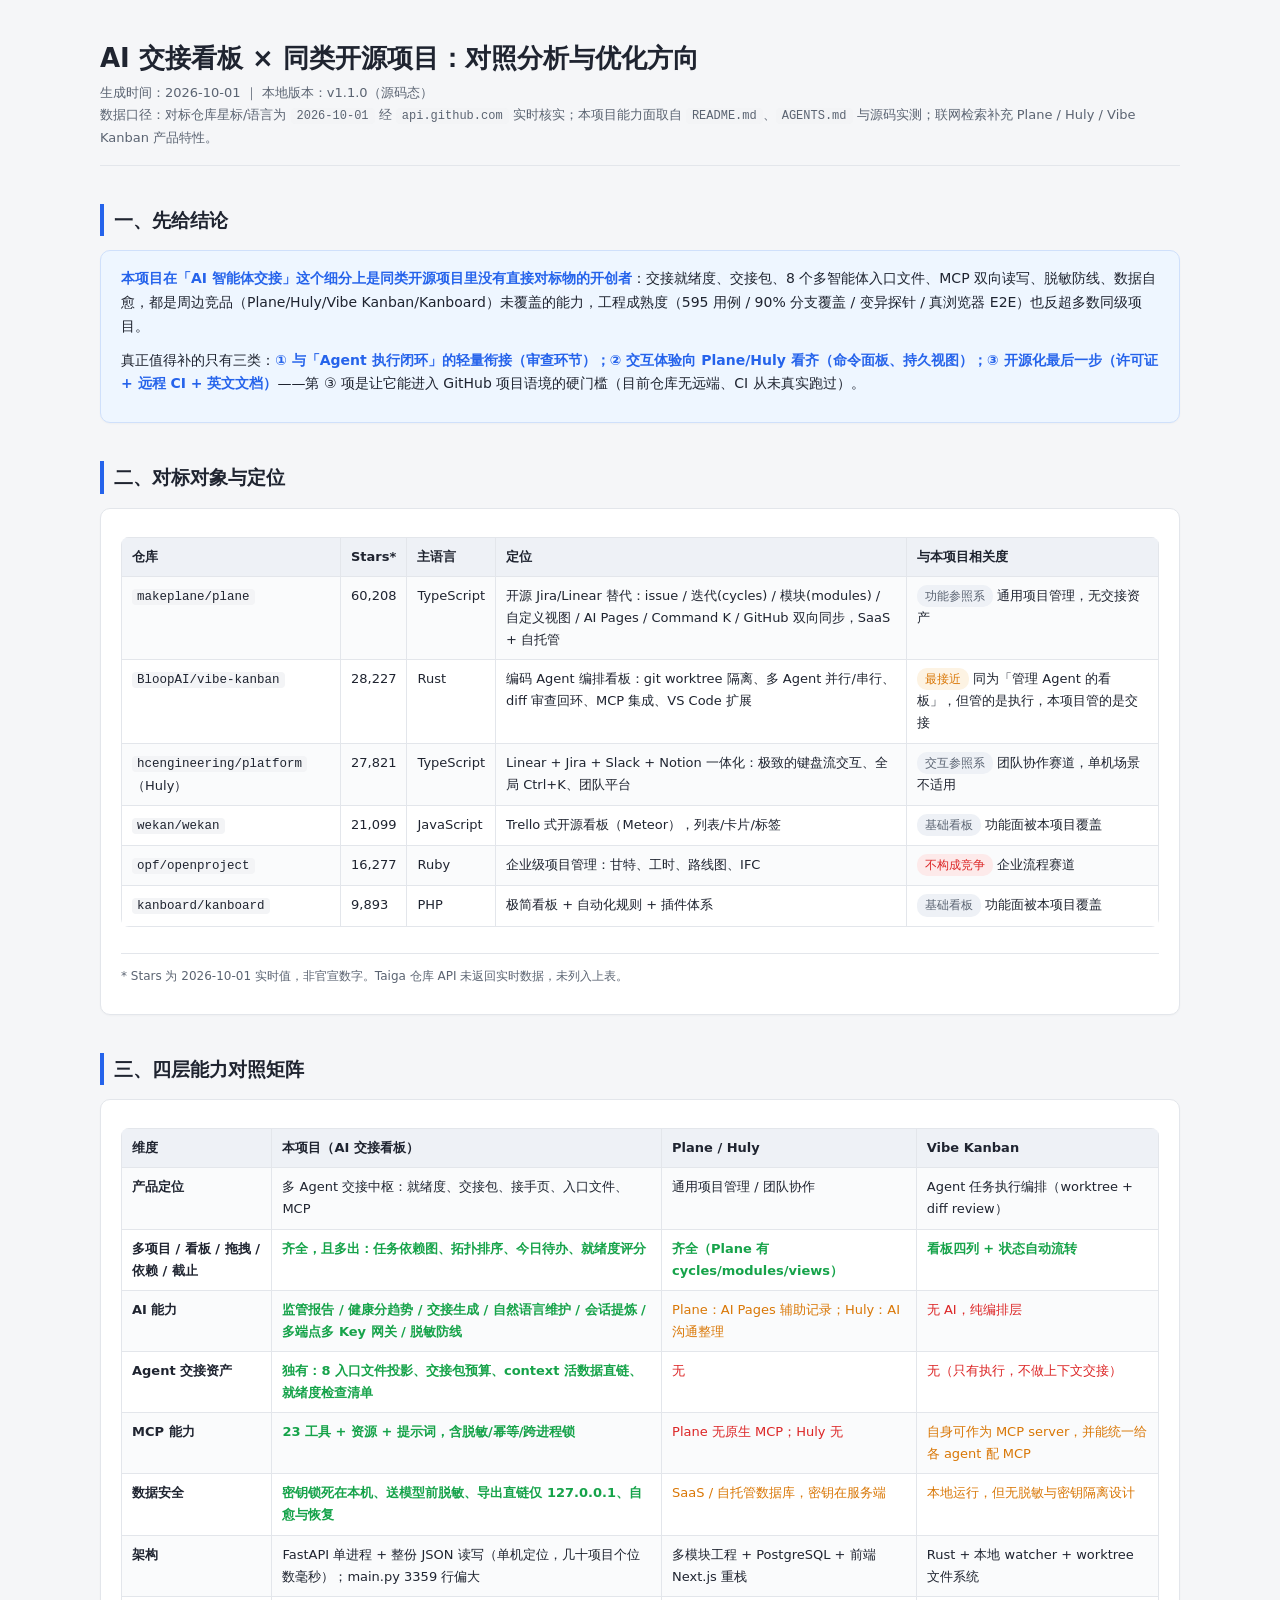
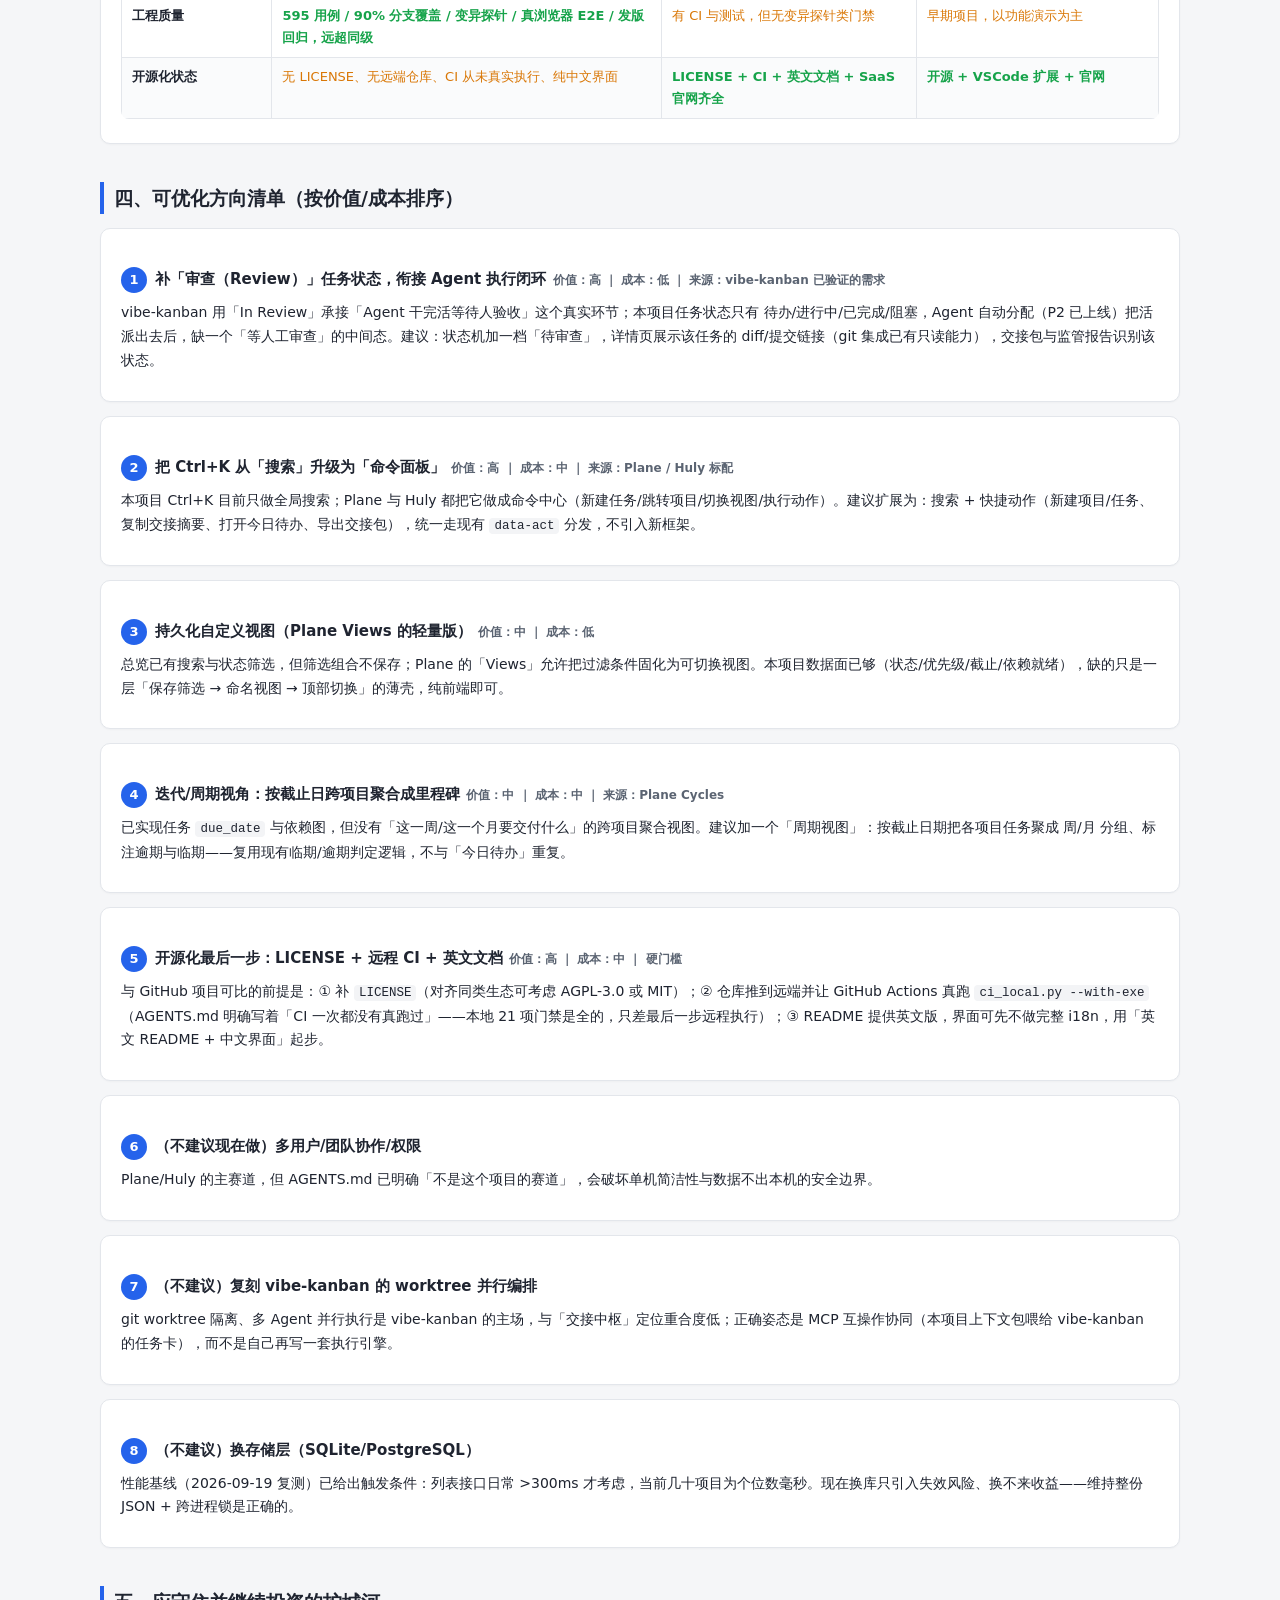
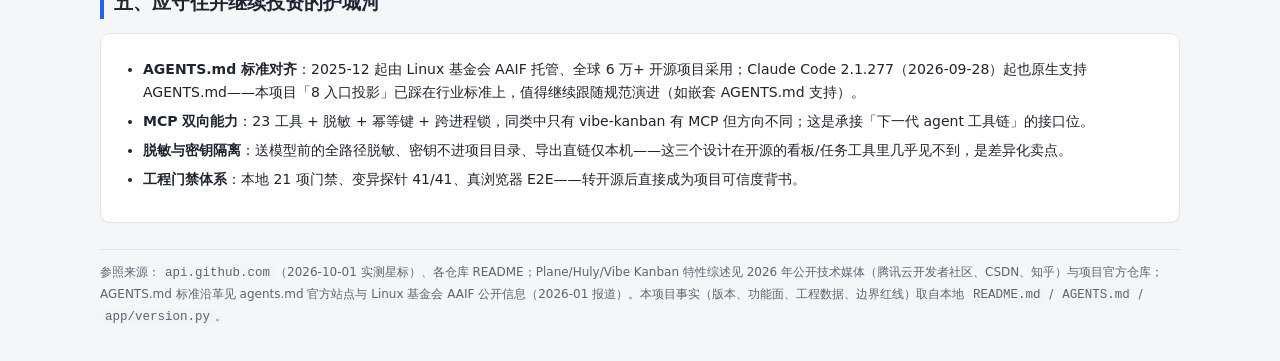
<file: 对标同类开源项目-优化方向-2026-10-01.html>
<!DOCTYPE html>
<html lang="zh-CN">
<head>
<meta charset="UTF-8">
<meta name="viewport" content="width=device-width, initial-scale=1.0">
<title>AI 交接看板 × 同类开源项目：对照分析与优化方向</title>
<style>
  :root{
    --bg:#f5f6f8; --card:#ffffff; --ink:#1f2430; --sub:#5b6472;
    --line:#e3e6eb; --accent:#2563eb; --good:#16a34a; --warn:#d97706; --bad:#dc2626;
    --code:#f3f4f6;
  }
  *{box-sizing:border-box;margin:0;padding:0;}
  body{background:var(--bg);color:var(--ink);font-family:"Microsoft YaHei","PingFang SC","Noto Sans CJK SC",system-ui,sans-serif;line-height:1.7;padding:40px 16px;}
  .wrap{max-width:1080px;margin:0 auto;}
  h1{font-size:26px;line-height:1.4;margin-bottom:6px;}
  .meta{color:var(--sub);font-size:13px;margin-bottom:28px;border-bottom:1px solid var(--line);padding-bottom:16px;}
  .meta code{background:var(--code);padding:1px 6px;border-radius:4px;font-size:12px;}
  h2{font-size:19px;margin:38px 0 14px;padding-left:10px;border-left:4px solid var(--accent);}
  h3{font-size:15px;margin:20px 0 8px;}
  p{margin-bottom:10px;font-size:14px;}
  .card{background:var(--card);border:1px solid var(--line);border-radius:10px;padding:18px 20px;margin-bottom:14px;box-shadow:0 1px 2px rgba(0,0,0,.03);}
  table{width:100%;border-collapse:collapse;background:var(--card);font-size:13px;margin:10px 0 6px;border-radius:8px;overflow:hidden;}
  th,td{border:1px solid var(--line);padding:8px 10px;text-align:left;vertical-align:top;}
  th{background:#eef1f6;font-weight:600;white-space:nowrap;}
  tr:nth-child(even) td{background:#fafbfc;}
  .tag{display:inline-block;font-size:12px;padding:1px 8px;border-radius:10px;margin-right:4px;white-space:nowrap;}
  .t-good{background:#e7f6ec;color:var(--good);}
  .t-warn{background:#fdf3e3;color:var(--warn);}
  .t-bad{background:#fdeaea;color:var(--bad);}
  .t-mid{background:#eef1f6;color:var(--sub);}
  .cell-y{color:var(--good);font-weight:600;}
  .cell-n{color:var(--bad);}
  .cell-p{color:var(--warn);}
  ul,ol{margin:6px 0 12px 22px;font-size:14px;}
  li{margin-bottom:5px;}
  .num{display:inline-block;min-width:26px;height:26px;line-height:26px;text-align:center;background:var(--accent);color:#fff;border-radius:50%;font-size:13px;font-weight:700;margin-right:8px;}
  .eff{font-size:12px;color:var(--sub);margin-left:6px;}
  code{background:var(--code);padding:1px 5px;border-radius:4px;font-size:12.5px;}
  .footnote{color:var(--sub);font-size:12px;margin-top:26px;border-top:1px solid var(--line);padding-top:12px;}
  .verdict{background:#eef6ff;border:1px solid #cfe0fb;border-radius:10px;padding:16px 20px;margin-top:8px;}
  .verdict b{color:var(--accent);}
  .grid2{display:grid;grid-template-columns:1fr 1fr;gap:14px;}
  @media(max-width:760px){.grid2{grid-template-columns:1fr;}h1{font-size:21px;}table{font-size:12px;}}
</style>
</head>
<body>
<div class="wrap">

<h1>AI 交接看板 × 同类开源项目：对照分析与优化方向</h1>
<div class="meta">
  生成时间：2026-10-01 ｜ 本地版本：v1.1.0（源码态）<br>
  数据口径：对标仓库星标/语言为 <code>2026-10-01</code> 经 <code>api.github.com</code> 实时核实；本项目能力面取自 <code>README.md</code>、<code>AGENTS.md</code> 与源码实测；联网检索补充 Plane / Huly / Vibe Kanban 产品特性。
</div>

<h2>一、先给结论</h2>
<div class="card verdict">
  <p><b>本项目在「AI 智能体交接」这个细分上是同类开源项目里没有直接对标物的开创者</b>：交接就绪度、交接包、8 个多智能体入口文件、MCP 双向读写、脱敏防线、数据自愈，都是周边竞品（Plane/Huly/Vibe Kanban/Kanboard）未覆盖的能力，工程成熟度（595 用例 / 90% 分支覆盖 / 变异探针 / 真浏览器 E2E）也反超多数同级项目。</p>
  <p>真正值得补的只有三类：<b>① 与「Agent 执行闭环」的轻量衔接（审查环节）；② 交互体验向 Plane/Huly 看齐（命令面板、持久视图）；③ 开源化最后一步（许可证 + 远程 CI + 英文文档）</b>——第 ③ 项是让它能进入 GitHub 项目语境的硬门槛（目前仓库无远端、CI 从未真实跑过）。</p>
</div>

<h2>二、对标对象与定位</h2>
<div class="card">
<table>
<tr><th>仓库</th><th>Stars*</th><th>主语言</th><th>定位</th><th>与本项目相关度</th></tr>
<tr><td><code>makeplane/plane</code></td><td>60,208</td><td>TypeScript</td><td>开源 Jira/Linear 替代：issue / 迭代(cycles) / 模块(modules) / 自定义视图 / AI Pages / Command K / GitHub 双向同步，SaaS + 自托管</td><td><span class="tag t-mid">功能参照系</span>通用项目管理，无交接资产</td></tr>
<tr><td><code>BloopAI/vibe-kanban</code></td><td>28,227</td><td>Rust</td><td>编码 Agent 编排看板：git worktree 隔离、多 Agent 并行/串行、diff 审查回环、MCP 集成、VS Code 扩展</td><td><span class="tag t-warn">最接近</span>同为「管理 Agent 的看板」，但管的是执行，本项目管的是交接</td></tr>
<tr><td><code>hcengineering/platform</code>（Huly）</td><td>27,821</td><td>TypeScript</td><td>Linear + Jira + Slack + Notion 一体化：极致的键盘流交互、全局 Ctrl+K、团队平台</td><td><span class="tag t-mid">交互参照系</span>团队协作赛道，单机场景不适用</td></tr>
<tr><td><code>wekan/wekan</code></td><td>21,099</td><td>JavaScript</td><td>Trello 式开源看板（Meteor），列表/卡片/标签</td><td><span class="tag t-mid">基础看板</span>功能面被本项目覆盖</td></tr>
<tr><td><code>opf/openproject</code></td><td>16,277</td><td>Ruby</td><td>企业级项目管理：甘特、工时、路线图、IFC</td><td><span class="tag t-bad">不构成竞争</span>企业流程赛道</td></tr>
<tr><td><code>kanboard/kanboard</code></td><td>9,893</td><td>PHP</td><td>极简看板 + 自动化规则 + 插件体系</td><td><span class="tag t-mid">基础看板</span>功能面被本项目覆盖</td></tr>
</table>
<p class="footnote">* Stars 为 2026-10-01 实时值，非官宣数字。Taiga 仓库 API 未返回实时数据，未列入上表。</p>
</div>

<h2>三、四层能力对照矩阵</h2>
<div class="card">
<table>
<tr><th>维度</th><th>本项目（AI 交接看板）</th><th>Plane / Huly</th><th>Vibe Kanban</th></tr>
<tr><td><b>产品定位</b></td><td>多 Agent 交接中枢：就绪度、交接包、接手页、入口文件、MCP</td><td>通用项目管理 / 团队协作</td><td>Agent 任务执行编排（worktree + diff review）</td></tr>
<tr><td><b>多项目 / 看板 / 拖拽 / 依赖 / 截止</b></td><td class="cell-y">齐全，且多出：任务依赖图、拓扑排序、今日待办、就绪度评分</td><td class="cell-y">齐全（Plane 有 cycles/modules/views）</td><td class="cell-y">看板四列 + 状态自动流转</td></tr>
<tr><td><b>AI 能力</b></td><td class="cell-y">监管报告 / 健康分趋势 / 交接生成 / 自然语言维护 / 会话提炼 / 多端点多 Key 网关 / 脱敏防线</td><td class="cell-p">Plane：AI Pages 辅助记录；Huly：AI 沟通整理</td><td class="cell-n">无 AI，纯编排层</td></tr>
<tr><td><b>Agent 交接资产</b></td><td class="cell-y">独有：8 入口文件投影、交接包预算、context 活数据直链、就绪度检查清单</td><td class="cell-n">无</td><td class="cell-n">无（只有执行，不做上下文交接）</td></tr>
<tr><td><b>MCP 能力</b></td><td class="cell-y">23 工具 + 资源 + 提示词，含脱敏/幂等/跨进程锁</td><td class="cell-n">Plane 无原生 MCP；Huly 无</td><td class="cell-p">自身可作为 MCP server，并能统一给各 agent 配 MCP</td></tr>
<tr><td><b>数据安全</b></td><td class="cell-y">密钥锁死在本机、送模型前脱敏、导出直链仅 127.0.0.1、自愈与恢复</td><td class="cell-p">SaaS / 自托管数据库，密钥在服务端</td><td class="cell-p">本地运行，但无脱敏与密钥隔离设计</td></tr>
<tr><td><b>架构</b></td><td>FastAPI 单进程 + 整份 JSON 读写（单机定位，几十项目个位数毫秒）；main.py 3359 行偏大</td><td>多模块工程 + PostgreSQL + 前端 Next.js 重栈</td><td>Rust + 本地 watcher + worktree 文件系统</td></tr>
<tr><td><b>工程质量</b></td><td class="cell-y">595 用例 / 90% 分支覆盖 / 变异探针 / 真浏览器 E2E / 发版回归，远超同级</td><td class="cell-p">有 CI 与测试，但无变异探针类门禁</td><td class="cell-p">早期项目，以功能演示为主</td></tr>
<tr><td><b>开源化状态</b></td><td class="cell-p">无 LICENSE、无远端仓库、CI 从未真实执行、纯中文界面</td><td class="cell-y">LICENSE + CI + 英文文档 + SaaS 官网齐全</td><td class="cell-y">开源 + VSCode 扩展 + 官网</td></tr>
</table>
</div>

<h2>四、可优化方向清单（按价值/成本排序）</h2>

<div class="card">
<h3><span class="num">1</span>补「审查（Review）」任务状态，衔接 Agent 执行闭环<span class="eff">价值：高 ｜ 成本：低 ｜ 来源：vibe-kanban 已验证的需求</span></h3>
<p>vibe-kanban 用「In Review」承接「Agent 干完活等待人验收」这个真实环节；本项目任务状态只有 待办/进行中/已完成/阻塞，Agent 自动分配（P2 已上线）把活派出去后，缺一个「等人工审查」的中间态。建议：状态机加一档「待审查」，详情页展示该任务的 diff/提交链接（git 集成已有只读能力），交接包与监管报告识别该状态。</p>
</div>

<div class="card">
<h3><span class="num">2</span>把 Ctrl+K 从「搜索」升级为「命令面板」<span class="eff">价值：高 ｜ 成本：中 ｜ 来源：Plane / Huly 标配</span></h3>
<p>本项目 Ctrl+K 目前只做全局搜索；Plane 与 Huly 都把它做成命令中心（新建任务/跳转项目/切换视图/执行动作）。建议扩展为：搜索 + 快捷动作（新建项目/任务、复制交接摘要、打开今日待办、导出交接包），统一走现有 <code>data-act</code> 分发，不引入新框架。</p>
</div>

<div class="card">
<h3><span class="num">3</span>持久化自定义视图（Plane Views 的轻量版）<span class="eff">价值：中 ｜ 成本：低</span></h3>
<p>总览已有搜索与状态筛选，但筛选组合不保存；Plane 的「Views」允许把过滤条件固化为可切换视图。本项目数据面已够（状态/优先级/截止/依赖就绪），缺的只是一层「保存筛选 → 命名视图 → 顶部切换」的薄壳，纯前端即可。</p>
</div>

<div class="card">
<h3><span class="num">4</span>迭代/周期视角：按截止日跨项目聚合成里程碑<span class="eff">价值：中 ｜ 成本：中 ｜ 来源：Plane Cycles</span></h3>
<p>已实现任务 <code>due_date</code> 与依赖图，但没有「这一周/这一个月要交付什么」的跨项目聚合视图。建议加一个「周期视图」：按截止日期把各项目任务聚成 周/月 分组、标注逾期与临期——复用现有临期/逾期判定逻辑，不与「今日待办」重复。</p>
</div>

<div class="card">
<h3><span class="num">5</span>开源化最后一步：LICENSE + 远程 CI + 英文文档<span class="eff">价值：高 ｜ 成本：中 ｜ 硬门槛</span></h3>
<p>与 GitHub 项目可比的前提是：① 补 <code>LICENSE</code>（对齐同类生态可考虑 AGPL-3.0 或 MIT）；② 仓库推到远端并让 GitHub Actions 真跑 <code>ci_local.py --with-exe</code>（AGENTS.md 明确写着「CI 一次都没有真跑过」——本地 21 项门禁是全的，只差最后一步远程执行）；③ README 提供英文版，界面可先不做完整 i18n，用「英文 README + 中文界面」起步。</p>
</div>

<div class="card">
<h3><span class="num">6</span>（不建议现在做）多用户/团队协作/权限</h3>
<p>Plane/Huly 的主赛道，但 AGENTS.md 已明确「不是这个项目的赛道」，会破坏单机简洁性与数据不出本机的安全边界。</p>
</div>

<div class="card">
<h3><span class="num">7</span>（不建议）复刻 vibe-kanban 的 worktree 并行编排</h3>
<p>git worktree 隔离、多 Agent 并行执行是 vibe-kanban 的主场，与「交接中枢」定位重合度低；正确姿态是 MCP 互操作协同（本项目上下文包喂给 vibe-kanban 的任务卡），而不是自己再写一套执行引擎。</p>
</div>

<div class="card">
<h3><span class="num">8</span>（不建议）换存储层（SQLite/PostgreSQL）</h3>
<p>性能基线（2026-09-19 复测）已给出触发条件：列表接口日常 &gt;300ms 才考虑，当前几十项目为个位数毫秒。现在换库只引入失效风险、换不来收益——维持整份 JSON + 跨进程锁是正确的。</p>
</div>

<h2>五、应守住并继续投资的护城河</h2>
<div class="card">
<ul>
<li><b>AGENTS.md 标准对齐</b>：2025-12 起由 Linux 基金会 AAIF 托管、全球 6 万+ 开源项目采用；Claude Code 2.1.277（2026-09-28）起也原生支持 AGENTS.md——本项目「8 入口投影」已踩在行业标准上，值得继续跟随规范演进（如嵌套 AGENTS.md 支持）。</li>
<li><b>MCP 双向能力</b>：23 工具 + 脱敏 + 幂等键 + 跨进程锁，同类中只有 vibe-kanban 有 MCP 但方向不同；这是承接「下一代 agent 工具链」的接口位。</li>
<li><b>脱敏与密钥隔离</b>：送模型前的全路径脱敏、密钥不进项目目录、导出直链仅本机——这三个设计在开源的看板/任务工具里几乎见不到，是差异化卖点。</li>
<li><b>工程门禁体系</b>：本地 21 项门禁、变异探针 41/41、真浏览器 E2E——转开源后直接成为项目可信度背书。</li>
</ul>
</div>

<div class="footnote">
参照来源：<code>api.github.com</code>（2026-10-01 实测星标）、各仓库 README；Plane/Huly/Vibe Kanban 特性综述见 2026 年公开技术媒体（腾讯云开发者社区、CSDN、知乎）与项目官方仓库；AGENTS.md 标准沿革见 agents.md 官方站点与 Linux 基金会 AAIF 公开信息（2026-01 报道）。本项目事实（版本、功能面、工程数据、边界红线）取自本地 <code>README.md</code> / <code>AGENTS.md</code> / <code>app/version.py</code>。
</div>

</div>
</body>
</html>
</file>
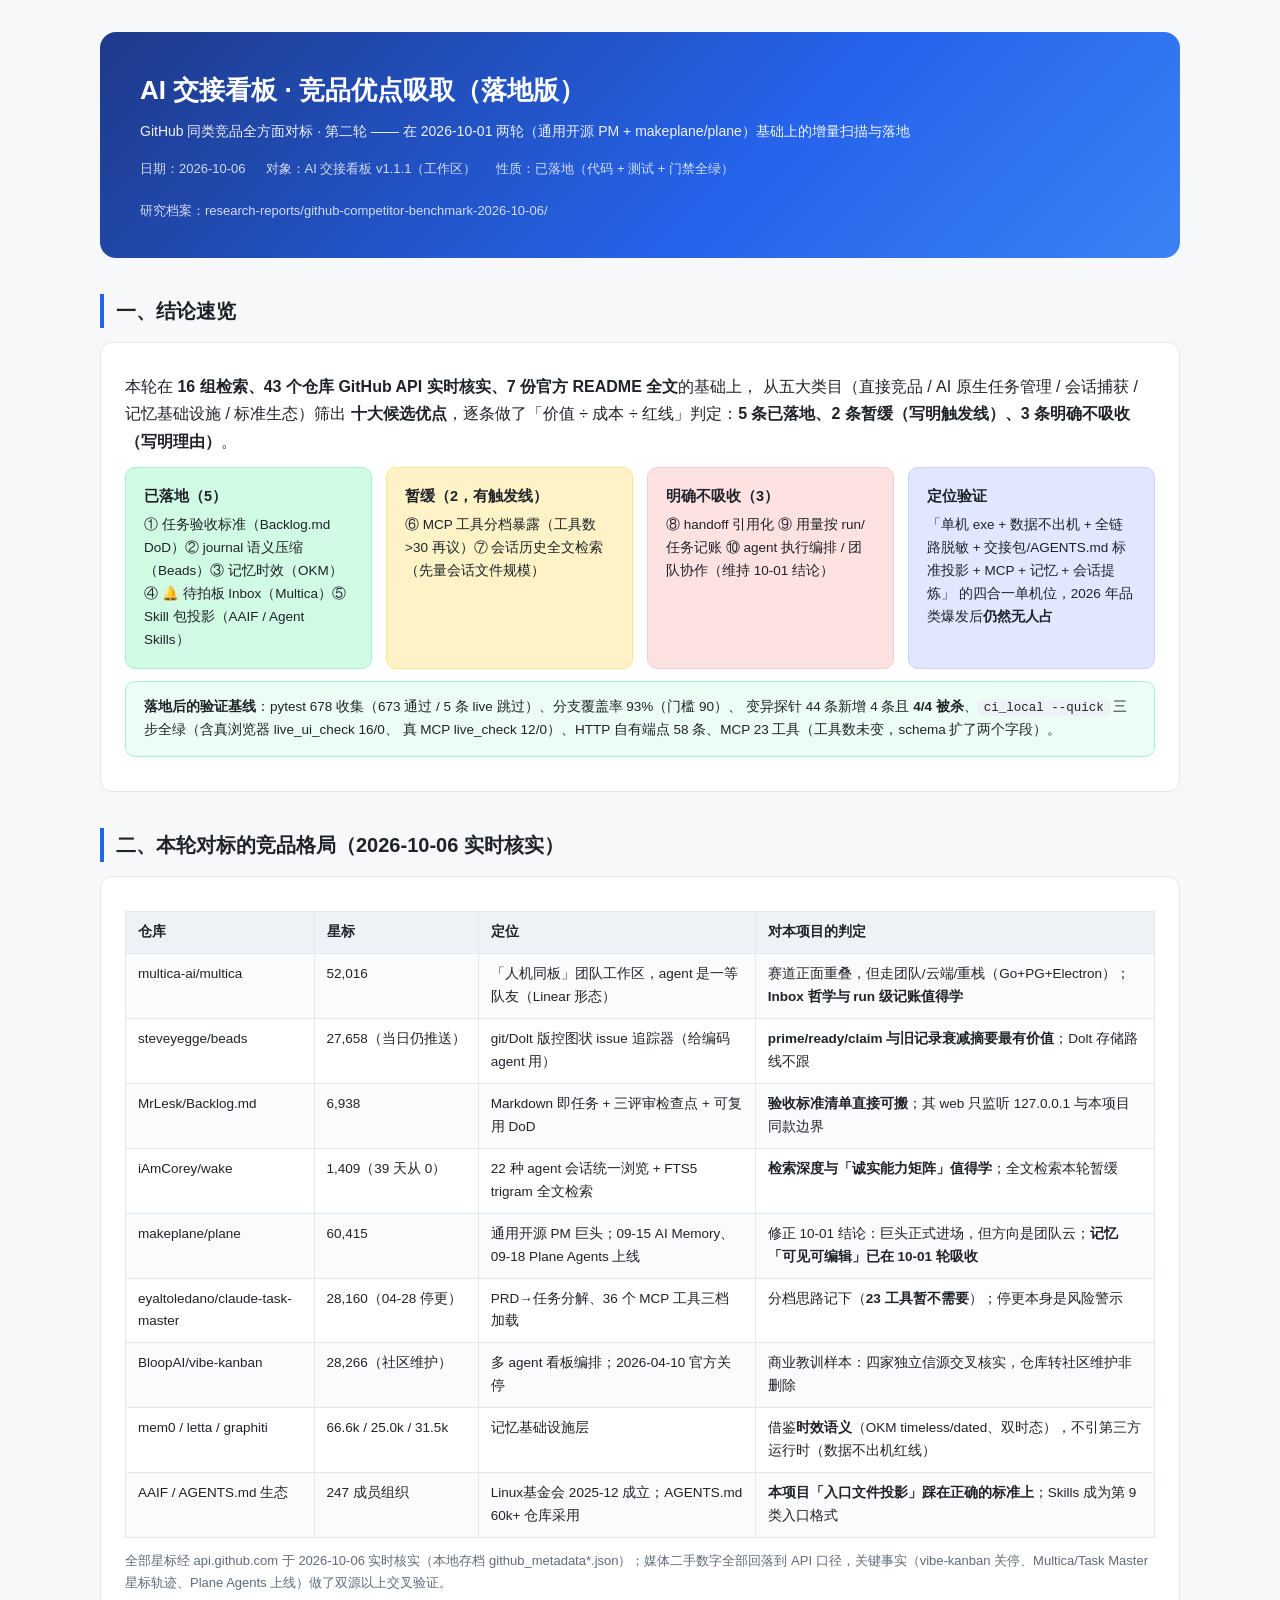
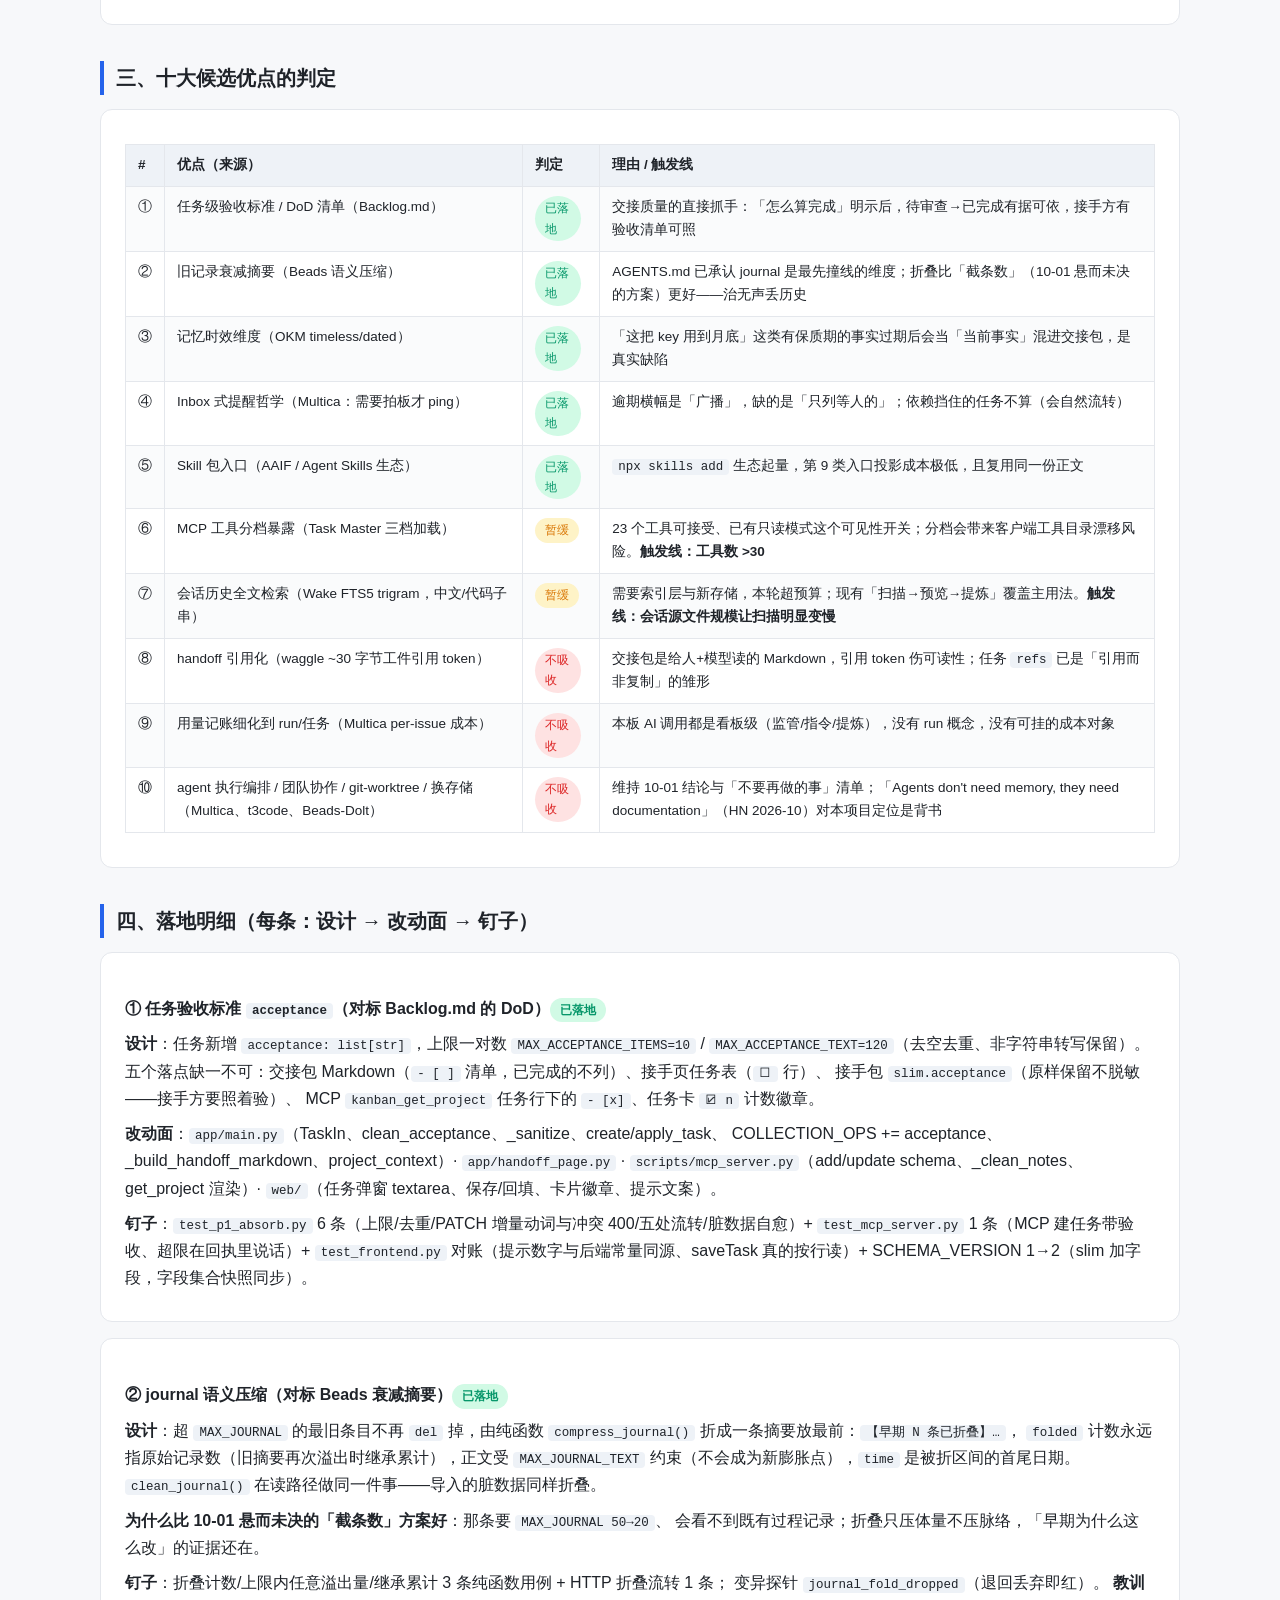
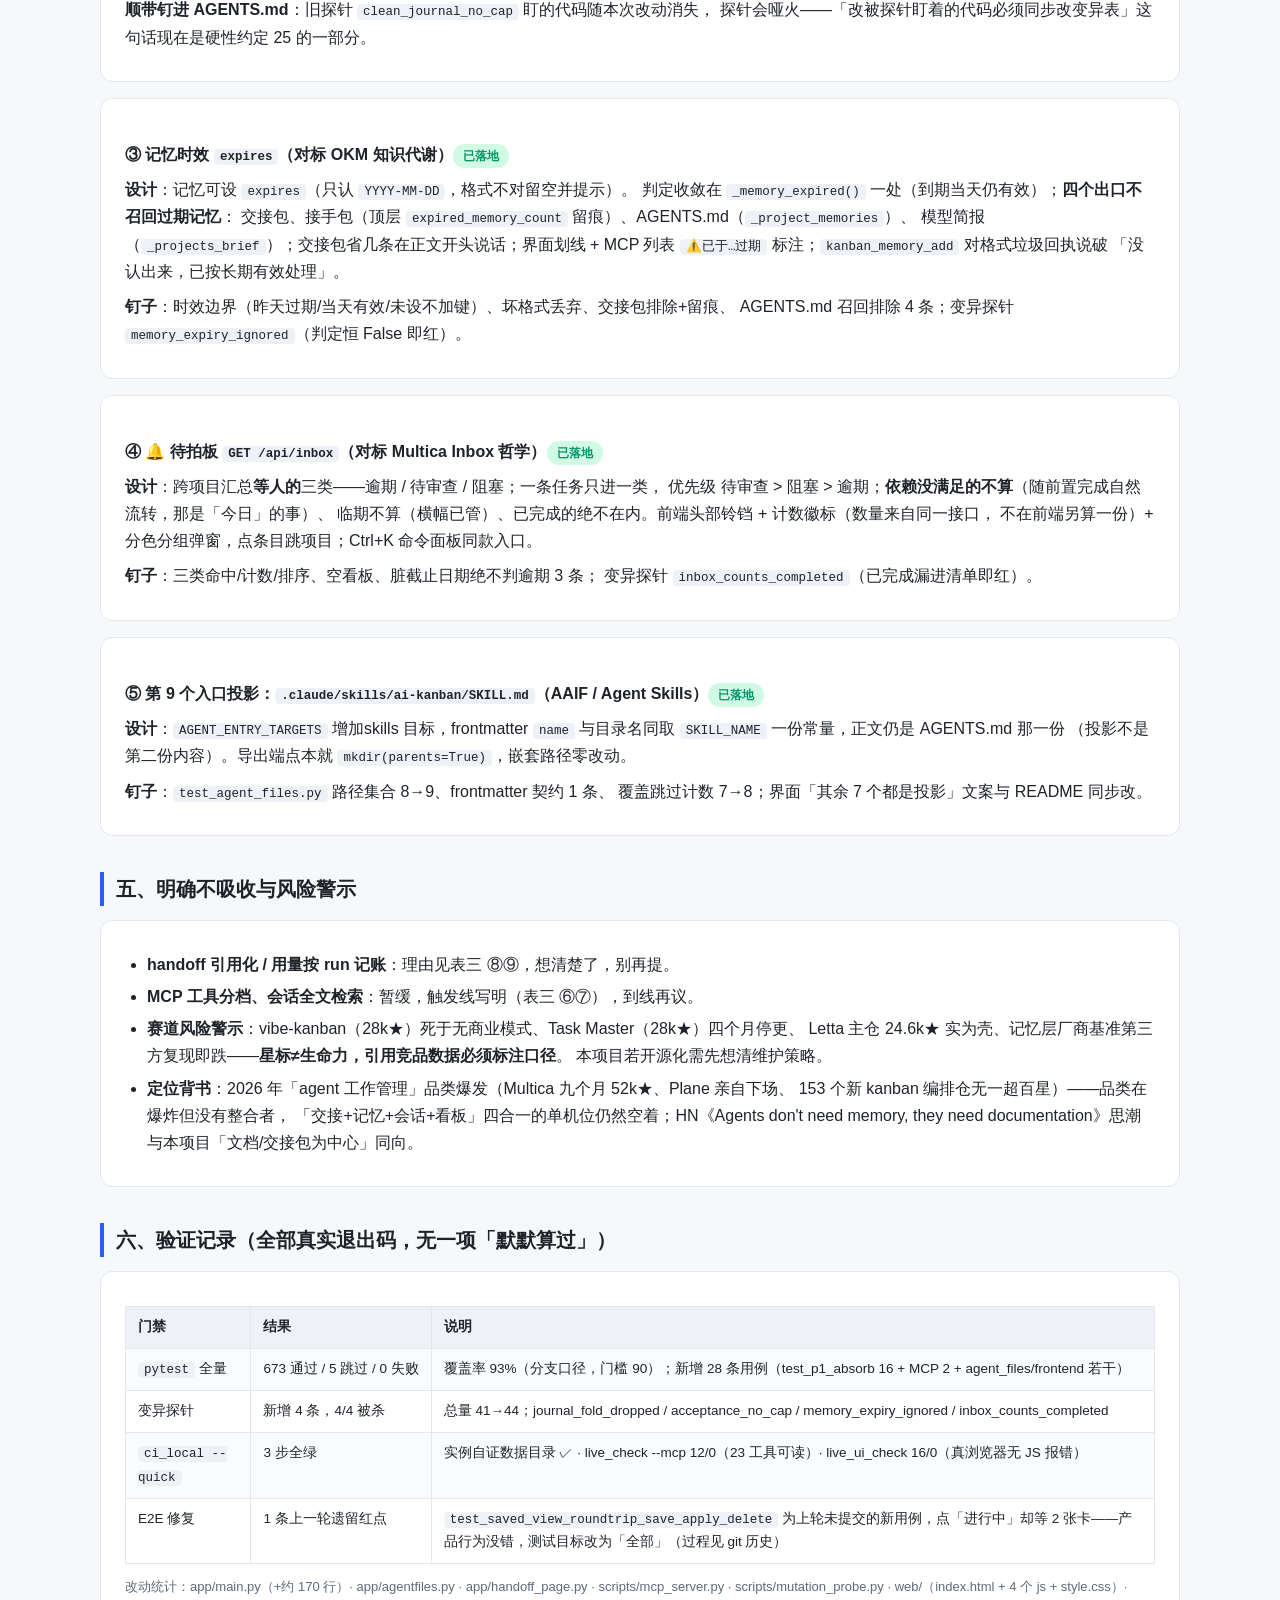
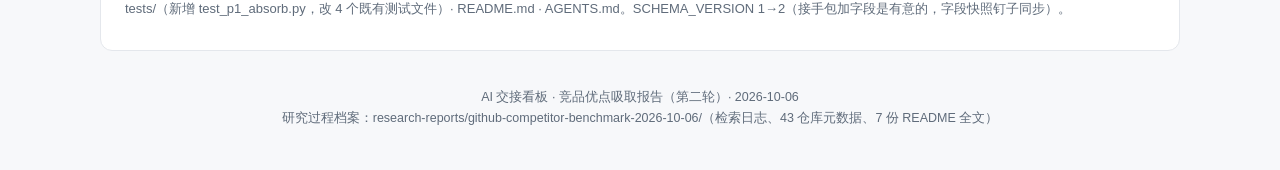
<file: 竞品优点吸取-2026-10-06.html>
<!DOCTYPE html>
<html lang="zh-CN">
<head>
<meta charset="UTF-8">
<meta name="viewport" content="width=device-width, initial-scale=1.0">
<title>AI 交接看板 竞品优点吸取 —— GitHub 同类竞品全方面对标（第二轮）</title>
<style>
  :root{
    --bg:#f7f8fa; --card:#ffffff; --line:#e4e7ec; --text:#1f2329; --sub:#5f6b7a;
    --brand:#2563eb; --brand-d:#1e40af; --p0:#dc2626; --p1:#d97706; --p2:#64748b;
    --ok:#059669; --warn:#d97706; --bad:#dc2626;
  }
  *{box-sizing:border-box; margin:0; padding:0;}
  body{background:var(--bg); color:var(--text); font-family:"Microsoft YaHei","PingFang SC",sans-serif; line-height:1.7; padding:32px 16px;}
  .wrap{max-width:1080px; margin:0 auto;}
  header.top{background:linear-gradient(135deg,#1e3a8a,#2563eb 60%,#3b82f6); color:#fff; border-radius:16px; padding:36px 40px; margin-bottom:28px;}
  header.top h1{font-size:26px; margin-bottom:8px;}
  header.top .sub{opacity:.92; font-size:14px;}
  header.top .meta{margin-top:14px; font-size:13px; opacity:.8; display:flex; gap:20px; flex-wrap:wrap;}
  .tag{display:inline-block; padding:2px 10px; border-radius:999px; font-size:12px; margin-right:6px;}
  .tag.p0{background:#fee2e2; color:var(--p0);} .tag.p1{background:#fef3c7; color:var(--p1);} .tag.p2{background:#f1f5f9; color:var(--p2);}
  .tag.good{background:#d1fae5; color:var(--ok);} .tag.warn{background:#fef3c7; color:var(--warn);} .tag.bad{background:#fee2e2; color:var(--bad);}
  h2{font-size:20px; margin:36px 0 14px; padding-left:12px; border-left:4px solid var(--brand);}
  h3{font-size:16px; margin:20px 0 8px;}
  .card{background:var(--card); border:1px solid var(--line); border-radius:12px; padding:22px 24px; margin-bottom:16px;}
  p{margin:8px 0;}
  ul,ol{margin:8px 0 8px 22px;}
  li{margin:5px 0;}
  table{width:100%; border-collapse:collapse; font-size:13.5px; margin:12px 0;}
  th,td{border:1px solid var(--line); padding:9px 12px; text-align:left; vertical-align:top;}
  th{background:#eef2f7; font-weight:600; white-space:nowrap;}
  tr:nth-child(even) td{background:#fafbfc;}
  code{background:#eef2f7; padding:1px 6px; border-radius:4px; font-family:Consolas,Menlo,monospace; font-size:12.5px;}
  .tl{white-space:nowrap;}
  .note{background:#fffbeb; border:1px solid #fde68a; border-radius:10px; padding:14px 18px; margin:12px 0; font-size:13.5px;}
  .warnbox{background:#fef2f2; border:1px solid #fecaca; border-radius:10px; padding:14px 18px; margin:12px 0; font-size:13.5px;}
  .okbox{background:#ecfdf5; border:1px solid #a7f3d0; border-radius:10px; padding:14px 18px; margin:12px 0; font-size:13.5px;}
  .badge{display:inline-block; min-width:34px; text-align:center; border-radius:6px; color:#fff; padding:1px 8px; font-size:12px; font-weight:600;}
  .b-p0{background:var(--p0);} .b-p1{background:var(--p1);} .b-p2{background:var(--p2);}
  .matrix{display:flex; gap:14px; flex-wrap:wrap; margin:12px 0;}
  .matrix .cell{flex:1 1 200px; border-radius:10px; padding:16px 18px; font-size:13.5px;}
  .matrix .c1{background:#fee2e2; border:1px solid #fecaca;} .matrix .c2{background:#fef3c7; border:1px solid #fde68a;}
  .matrix .c3{background:#d1fae5; border:1px solid #a7f3d0;} .matrix .c4{background:#e0e7ff; border:1px solid #c7d2fe;}
  .matrix h4{margin-bottom:6px; font-size:14.5px;}
  .cost{color:var(--sub); font-size:13px;}
  footer{color:var(--sub); font-size:12.5px; text-align:center; margin:36px 0 12px;}
</style>
</head>
<body>
<div class="wrap">

<header class="top">
  <h1>AI 交接看板 · 竞品优点吸取（落地版）</h1>
  <div class="sub">GitHub 同类竞品全方面对标 · 第二轮 —— 在 2026-10-01 两轮（通用开源 PM + makeplane/plane）基础上的增量扫描与落地</div>
  <div class="meta">
    <span>日期：2026-10-06</span>
    <span>对象：AI 交接看板 v1.1.1（工作区）</span>
    <span>性质：已落地（代码 + 测试 + 门禁全绿）</span>
    <span>研究档案：research-reports/github-competitor-benchmark-2026-10-06/</span>
  </div>
</header>

<h2>一、结论速览</h2>
<div class="card">
  <p>本轮在 <b>16 组检索、43 个仓库 GitHub API 实时核实、7 份官方 README 全文</b>的基础上，
  从五大类目（直接竞品 / AI 原生任务管理 / 会话捕获 / 记忆基础设施 / 标准生态）筛出
  <b>十大候选优点</b>，逐条做了「价值 ÷ 成本 ÷ 红线」判定：<b>5 条已落地、2 条暂缓（写明触发线）、3 条明确不吸收（写明理由）</b>。</p>
  <div class="matrix">
    <div class="cell c3"><h4>已落地（5）</h4>
      ① 任务验收标准（Backlog.md DoD）② journal 语义压缩（Beads）③ 记忆时效（OKM）④ 🔔 待拍板 Inbox（Multica）⑤ Skill 包投影（AAIF / Agent Skills）</div>
    <div class="cell c2"><h4>暂缓（2，有触发线）</h4>
      ⑥ MCP 工具分档暴露（工具数 &gt;30 再议）⑦ 会话历史全文检索（先量会话文件规模）</div>
    <div class="cell c1"><h4>明确不吸收（3）</h4>
      ⑧ handoff 引用化 ⑨ 用量按 run/任务记账 ⑩ agent 执行编排 / 团队协作（维持 10-01 结论）</div>
    <div class="cell c4"><h4>定位验证</h4>
      「单机 exe + 数据不出机 + 全链路脱敏 + 交接包/AGENTS.md 标准投影 + MCP + 记忆 + 会话提炼」
      的四合一单机位，2026 年品类爆发后<b>仍然无人占</b></div>
  </div>
  <div class="okbox"><b>落地后的验证基线</b>：pytest 678 收集（673 通过 / 5 条 live 跳过）、分支覆盖率 93%（门槛 90）、
  变异探针 44 条新增 4 条且 <b>4/4 被杀</b>、<code>ci_local --quick</code> 三步全绿（含真浏览器 live_ui_check 16/0、
  真 MCP live_check 12/0）、HTTP 自有端点 58 条、MCP 23 工具（工具数未变，schema 扩了两个字段）。</div>
</div>

<h2>二、本轮对标的竞品格局（2026-10-06 实时核实）</h2>
<div class="card">
  <table>
    <tr><th>仓库</th><th class="tl">星标</th><th>定位</th><th>对本项目的判定</th></tr>
    <tr><td>multica-ai/multica</td><td class="tl">52,016</td><td>「人机同板」团队工作区，agent 是一等队友（Linear 形态）</td><td>赛道正面重叠，但走团队/云端/重栈（Go+PG+Electron）；<b>Inbox 哲学与 run 级记账值得学</b></td></tr>
    <tr><td>steveyegge/beads</td><td class="tl">27,658（当日仍推送）</td><td>git/Dolt 版控图状 issue 追踪器（给编码 agent 用）</td><td><b>prime/ready/claim 与旧记录衰减摘要最有价值</b>；Dolt 存储路线不跟</td></tr>
    <tr><td>MrLesk/Backlog.md</td><td class="tl">6,938</td><td>Markdown 即任务 + 三评审检查点 + 可复用 DoD</td><td><b>验收标准清单直接可搬</b>；其 web 只监听 127.0.0.1 与本项目同款边界</td></tr>
    <tr><td>iAmCorey/wake</td><td class="tl">1,409（39 天从 0）</td><td>22 种 agent 会话统一浏览 + FTS5 trigram 全文检索</td><td><b>检索深度与「诚实能力矩阵」值得学</b>；全文检索本轮暂缓</td></tr>
    <tr><td>makeplane/plane</td><td class="tl">60,415</td><td>通用开源 PM 巨头；09-15 AI Memory、09-18 Plane Agents 上线</td><td>修正 10-01 结论：巨头正式进场，但方向是团队云；<b>记忆「可见可编辑」已在 10-01 轮吸收</b></td></tr>
    <tr><td>eyaltoledano/claude-task-master</td><td class="tl">28,160（04-28 停更）</td><td>PRD→任务分解、36 个 MCP 工具三档加载</td><td>分档思路记下（<b>23 工具暂不需要</b>）；停更本身是风险警示</td></tr>
    <tr><td>BloopAI/vibe-kanban</td><td class="tl">28,266（社区维护）</td><td>多 agent 看板编排；2026-04-10 官方关停</td><td>商业教训样本：四家独立信源交叉核实，仓库转社区维护非删除</td></tr>
    <tr><td>mem0 / letta / graphiti</td><td class="tl">66.6k / 25.0k / 31.5k</td><td>记忆基础设施层</td><td>借鉴<b>时效语义</b>（OKM timeless/dated、双时态），不引第三方运行时（数据不出机红线）</td></tr>
    <tr><td>AAIF / AGENTS.md 生态</td><td class="tl">247 成员组织</td><td>Linux基金会 2025-12 成立；AGENTS.md 60k+ 仓库采用</td><td><b>本项目「入口文件投影」踩在正确的标准上</b>；Skills 成为第 9 类入口格式</td></tr>
  </table>
  <p class="cost">全部星标经 api.github.com 于 2026-10-06 实时核实（本地存档 github_metadata*.json）；媒体二手数字全部回落到 API 口径，关键事实（vibe-kanban 关停、Multica/Task Master 星标轨迹、Plane Agents 上线）做了双源以上交叉验证。</p>
</div>

<h2>三、十大候选优点的判定</h2>
<div class="card">
  <table>
    <tr><th>#</th><th>优点（来源）</th><th>判定</th><th>理由 / 触发线</th></tr>
    <tr><td>①</td><td>任务级验收标准 / DoD 清单（Backlog.md）</td><td><span class="tag good">已落地</span></td><td>交接质量的直接抓手：「怎么算完成」明示后，待审查→已完成有据可依，接手方有验收清单可照</td></tr>
    <tr><td>②</td><td>旧记录衰减摘要（Beads 语义压缩）</td><td><span class="tag good">已落地</span></td><td>AGENTS.md 已承认 journal 是最先撞线的维度；折叠比「截条数」（10-01 悬而未决的方案）更好——治无声丢历史</td></tr>
    <tr><td>③</td><td>记忆时效维度（OKM timeless/dated）</td><td><span class="tag good">已落地</span></td><td>「这把 key 用到月底」这类有保质期的事实过期后会当「当前事实」混进交接包，是真实缺陷</td></tr>
    <tr><td>④</td><td>Inbox 式提醒哲学（Multica：需要拍板才 ping）</td><td><span class="tag good">已落地</span></td><td>逾期横幅是「广播」，缺的是「只列等人的」；依赖挡住的任务不算（会自然流转）</td></tr>
    <tr><td>⑤</td><td>Skill 包入口（AAIF / Agent Skills 生态）</td><td><span class="tag good">已落地</span></td><td><code>npx skills add</code> 生态起量，第 9 类入口投影成本极低，且复用同一份正文</td></tr>
    <tr><td>⑥</td><td>MCP 工具分档暴露（Task Master 三档加载）</td><td><span class="tag warn">暂缓</span></td><td>23 个工具可接受、已有只读模式这个可见性开关；分档会带来客户端工具目录漂移风险。<b>触发线：工具数 &gt;30</b></td></tr>
    <tr><td>⑦</td><td>会话历史全文检索（Wake FTS5 trigram，中文/代码子串）</td><td><span class="tag warn">暂缓</span></td><td>需要索引层与新存储，本轮超预算；现有「扫描→预览→提炼」覆盖主用法。<b>触发线：会话源文件规模让扫描明显变慢</b></td></tr>
    <tr><td>⑧</td><td>handoff 引用化（waggle ~30 字节工件引用 token）</td><td><span class="tag bad">不吸收</span></td><td>交接包是给人+模型读的 Markdown，引用 token 伤可读性；任务 <code>refs</code> 已是「引用而非复制」的雏形</td></tr>
    <tr><td>⑨</td><td>用量记账细化到 run/任务（Multica per-issue 成本）</td><td><span class="tag bad">不吸收</span></td><td>本板 AI 调用都是看板级（监管/指令/提炼），没有 run 概念，没有可挂的成本对象</td></tr>
    <tr><td>⑩</td><td>agent 执行编排 / 团队协作 / git-worktree / 换存储（Multica、t3code、Beads-Dolt）</td><td><span class="tag bad">不吸收</span></td><td>维持 10-01 结论与「不要再做的事」清单；「Agents don't need memory, they need documentation」（HN 2026-10）对本项目定位是背书</td></tr>
  </table>
</div>

<h2>四、落地明细（每条：设计 → 改动面 → 钉子）</h2>

<div class="card">
  <h3>① 任务验收标准 <code>acceptance</code>（对标 Backlog.md 的 DoD）<span class="tag good">已落地</span></h3>
  <p><b>设计</b>：任务新增 <code>acceptance: list[str]</code>，上限一对数
  <code>MAX_ACCEPTANCE_ITEMS=10</code> / <code>MAX_ACCEPTANCE_TEXT=120</code>（去空去重、非字符串转写保留）。
  五个落点缺一不可：交接包 Markdown（<code>- [ ]</code> 清单，已完成的不列）、接手页任务表（<code>☐</code> 行）、
  接手包 <code>slim.acceptance</code>（原样保留不脱敏——接手方要照着验）、
  MCP <code>kanban_get_project</code> 任务行下的 <code>- [x]</code>、任务卡 <code>☑ n</code> 计数徽章。</p>
  <p><b>改动面</b>：<code>app/main.py</code>（TaskIn、clean_acceptance、_sanitize、create/apply_task、
  COLLECTION_OPS += acceptance、_build_handoff_markdown、project_context）·
  <code>app/handoff_page.py</code> · <code>scripts/mcp_server.py</code>（add/update schema、_clean_notes、get_project 渲染）·
  <code>web/</code>（任务弹窗 textarea、保存/回填、卡片徽章、提示文案）。</p>
  <p><b>钉子</b>：<code>test_p1_absorb.py</code> 6 条（上限/去重/PATCH 增量动词与冲突 400/五处流转/脏数据自愈）+
  <code>test_mcp_server.py</code> 1 条（MCP 建任务带验收、超限在回执里说话）+
  <code>test_frontend.py</code> 对账（提示数字与后端常量同源、saveTask 真的按行读）+
  SCHEMA_VERSION 1→2（slim 加字段，字段集合快照同步）。</p>
</div>

<div class="card">
  <h3>② journal 语义压缩（对标 Beads 衰减摘要）<span class="tag good">已落地</span></h3>
  <p><b>设计</b>：超 <code>MAX_JOURNAL</code> 的最旧条目不再 <code>del</code> 掉，由纯函数
  <code>compress_journal()</code> 折成一条摘要放最前：<code>【早期 N 条已折叠】…</code>，
  <code>folded</code> 计数永远指原始记录数（旧摘要再次溢出时继承累计），正文受
  <code>MAX_JOURNAL_TEXT</code> 约束（不会成为新膨胀点），<code>time</code> 是被折区间的首尾日期。
  <code>clean_journal()</code> 在读路径做同一件事——导入的脏数据同样折叠。</p>
  <p><b>为什么比 10-01 悬而未决的「截条数」方案好</b>：那条要 <code>MAX_JOURNAL 50→20</code>、
  会看不到既有过程记录；折叠只压体量不压脉络，「早期为什么这么改」的证据还在。</p>
  <p><b>钉子</b>：折叠计数/上限内任意溢出量/继承累计 3 条纯函数用例 + HTTP 折叠流转 1 条；
  变异探针 <code>journal_fold_dropped</code>（退回丢弃即红）。
  <b>教训顺带钉进 AGENTS.md</b>：旧探针 <code>clean_journal_no_cap</code> 盯的代码随本次改动消失，
  探针会哑火——「改被探针盯着的代码必须同步改变异表」这句话现在是硬性约定 25 的一部分。</p>
</div>

<div class="card">
  <h3>③ 记忆时效 <code>expires</code>（对标 OKM 知识代谢）<span class="tag good">已落地</span></h3>
  <p><b>设计</b>：记忆可设 <code>expires</code>（只认 <code>YYYY-MM-DD</code>，格式不对留空并提示）。
  判定收敛在 <code>_memory_expired()</code> 一处（到期当天仍有效）；<b>四个出口不召回过期记忆</b>：
  交接包、接手包（顶层 <code>expired_memory_count</code> 留痕）、AGENTS.md（<code>_project_memories</code>）、
  模型简报（<code>_projects_brief</code>）；交接包省几条在正文开头说话；界面划线 + MCP 列表
  <code>⚠️已于…过期</code> 标注；<code>kanban_memory_add</code> 对格式垃圾回执说破
  「没认出来，已按长期有效处理」。</p>
  <p><b>钉子</b>：时效边界（昨天过期/当天有效/未设不加键）、坏格式丢弃、交接包排除+留痕、
  AGENTS.md 召回排除 4 条；变异探针 <code>memory_expiry_ignored</code>（判定恒 False 即红）。</p>
</div>

<div class="card">
  <h3>④ 🔔 待拍板 <code>GET /api/inbox</code>（对标 Multica Inbox 哲学）<span class="tag good">已落地</span></h3>
  <p><b>设计</b>：跨项目汇总<b>等人的</b>三类——逾期 / 待审查 / 阻塞；一条任务只进一类，
  优先级 待审查 &gt; 阻塞 &gt; 逾期；<b>依赖没满足的不算</b>（随前置完成自然流转，那是「今日」的事）、
  临期不算（横幅已管）、已完成的绝不在内。前端头部铃铛 + 计数徽标（数量来自同一接口，
  不在前端另算一份）+ 分色分组弹窗，点条目跳项目；Ctrl+K 命令面板同款入口。</p>
  <p><b>钉子</b>：三类命中/计数/排序、空看板、脏截止日期绝不判逾期 3 条；
  变异探针 <code>inbox_counts_completed</code>（已完成漏进清单即红）。</p>
</div>

<div class="card">
  <h3>⑤ 第 9 个入口投影：<code>.claude/skills/ai-kanban/SKILL.md</code>（AAIF / Agent Skills）<span class="tag good">已落地</span></h3>
  <p><b>设计</b>：<code>AGENT_ENTRY_TARGETS</code> 增加skills 目标，frontmatter
  <code>name</code> 与目录名同取 <code>SKILL_NAME</code> 一份常量，正文仍是 AGENTS.md 那一份
  （投影不是第二份内容）。导出端点本就 <code>mkdir(parents=True)</code>，嵌套路径零改动。</p>
  <p><b>钉子</b>：<code>test_agent_files.py</code> 路径集合 8→9、frontmatter 契约 1 条、
  覆盖跳过计数 7→8；界面「其余 7 个都是投影」文案与 README 同步改。</p>
</div>

<h2>五、明确不吸收与风险警示</h2>
<div class="card">
  <ul>
    <li><b>handoff 引用化 / 用量按 run 记账</b>：理由见表三 ⑧⑨，想清楚了，别再提。</li>
    <li><b>MCP 工具分档、会话全文检索</b>：暂缓，触发线写明（表三 ⑥⑦），到线再议。</li>
    <li><b>赛道风险警示</b>：vibe-kanban（28k★）死于无商业模式、Task Master（28k★）四个月停更、
      Letta 主仓 24.6k★ 实为壳、记忆层厂商基准第三方复现即跌——<b>星标≠生命力，引用竞品数据必须标注口径</b>。
      本项目若开源化需先想清维护策略。</li>
    <li><b>定位背书</b>：2026 年「agent 工作管理」品类爆发（Multica 九个月 52k★、Plane 亲自下场、
      153 个新 kanban 编排仓无一超百星）——品类在爆炸但没有整合者，
      「交接+记忆+会话+看板」四合一的单机位仍然空着；HN《Agents don't need memory,
      they need documentation》思潮与本项目「文档/交接包为中心」同向。</li>
  </ul>
</div>

<h2>六、验证记录（全部真实退出码，无一项「默默算过」）</h2>
<div class="card">
  <table>
    <tr><th>门禁</th><th>结果</th><th>说明</th></tr>
    <tr><td><code>pytest</code> 全量</td><td class="tl">673 通过 / 5 跳过 / 0 失败</td><td>覆盖率 93%（分支口径，门槛 90）；新增 28 条用例（test_p1_absorb 16 + MCP 2 + agent_files/frontend 若干）</td></tr>
    <tr><td>变异探针</td><td class="tl">新增 4 条，4/4 被杀</td><td>总量 41→44；journal_fold_dropped / acceptance_no_cap / memory_expiry_ignored / inbox_counts_completed</td></tr>
    <tr><td><code>ci_local --quick</code></td><td class="tl">3 步全绿</td><td>实例自证数据目录 ✓ · live_check --mcp 12/0（23 工具可读）· live_ui_check 16/0（真浏览器无 JS 报错）</td></tr>
    <tr><td>E2E 修复</td><td class="tl">1 条上一轮遗留红点</td><td><code>test_saved_view_roundtrip_save_apply_delete</code> 为上轮未提交的新用例，点「进行中」却等 2 张卡——产品行为没错，测试目标改为「全部」（过程见 git 历史）</td></tr>
  </table>
  <p class="cost">改动统计：app/main.py（+约 170 行）· app/agentfiles.py · app/handoff_page.py · scripts/mcp_server.py ·
  scripts/mutation_probe.py · web/（index.html + 4 个 js + style.css）· tests/（新增 test_p1_absorb.py，改 4 个既有测试文件）·
  README.md · AGENTS.md。SCHEMA_VERSION 1→2（接手包加字段是有意的，字段快照钉子同步）。</p>
</div>

<footer>
  AI 交接看板 · 竞品优点吸取报告（第二轮）· 2026-10-06<br>
  研究过程档案：research-reports/github-competitor-benchmark-2026-10-06/（检索日志、43 仓库元数据、7 份 README 全文）
</footer>

</div>
</body>
</html>
</file>
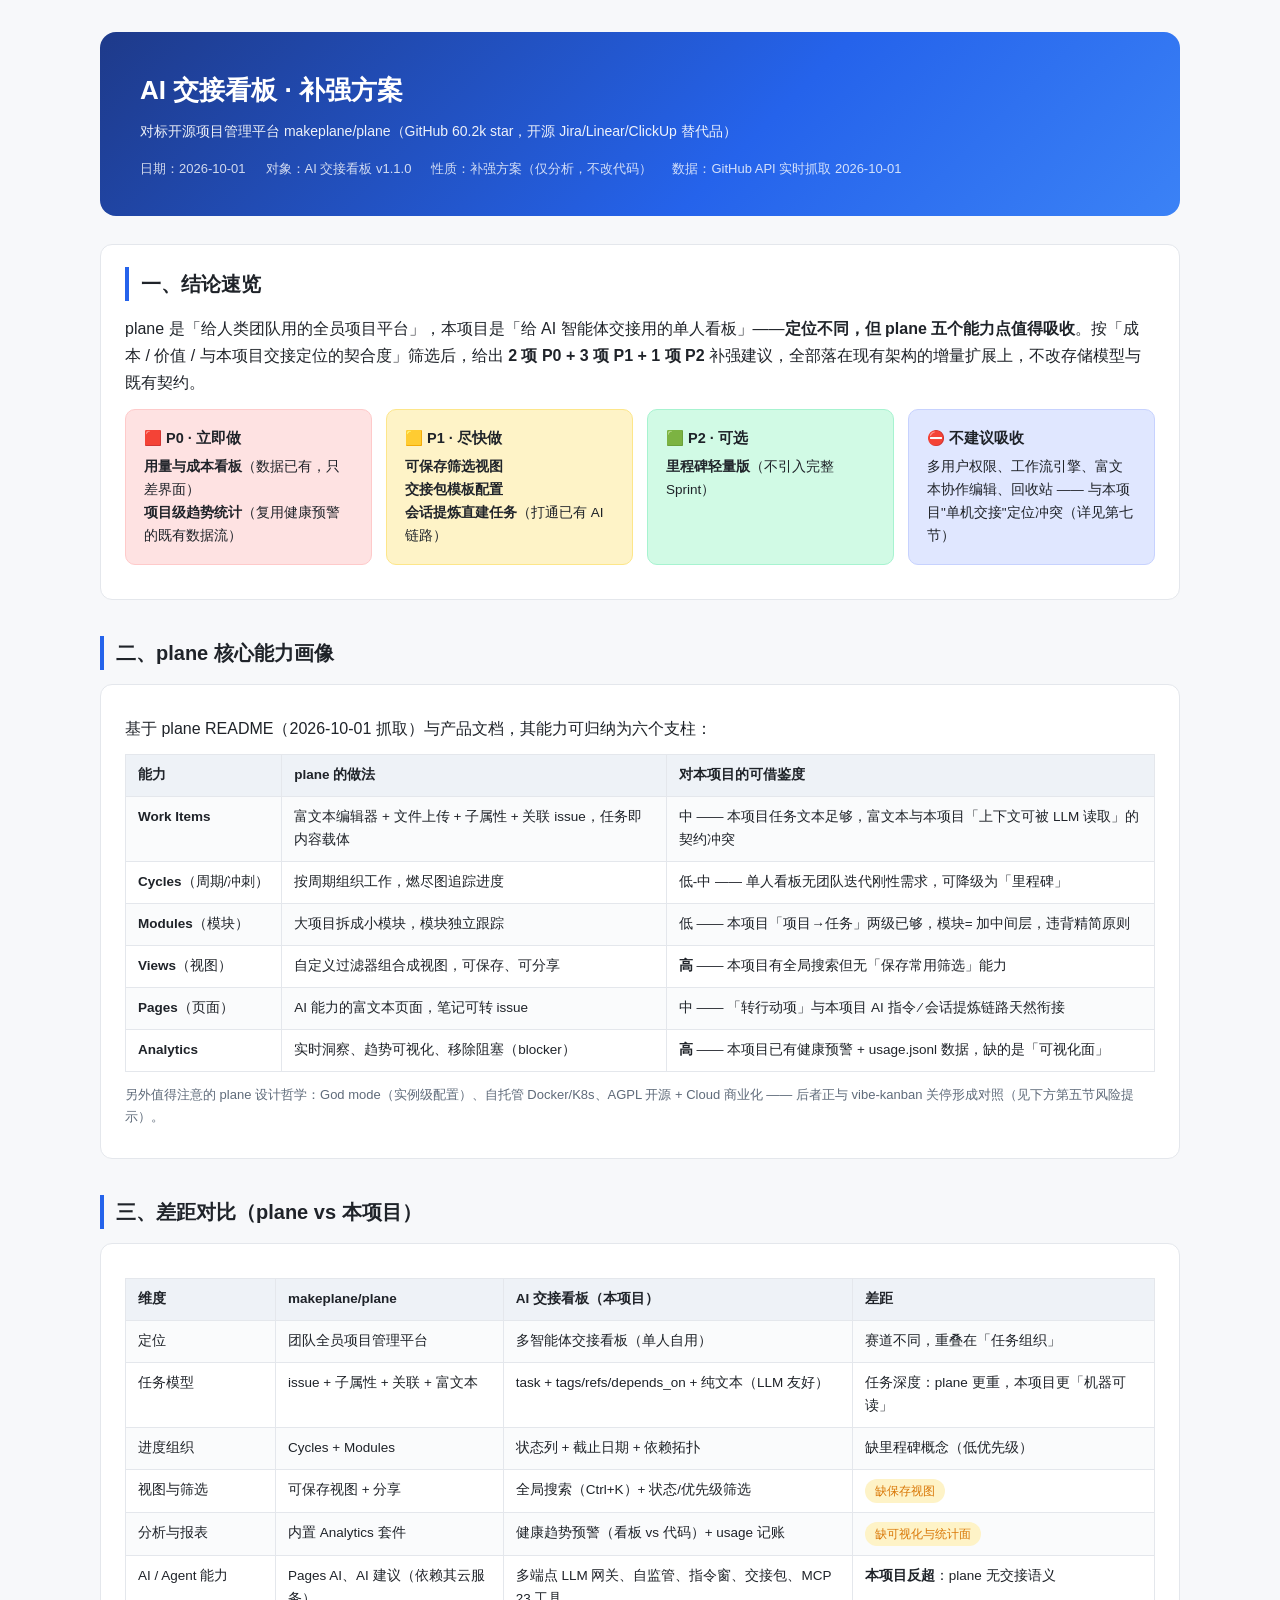
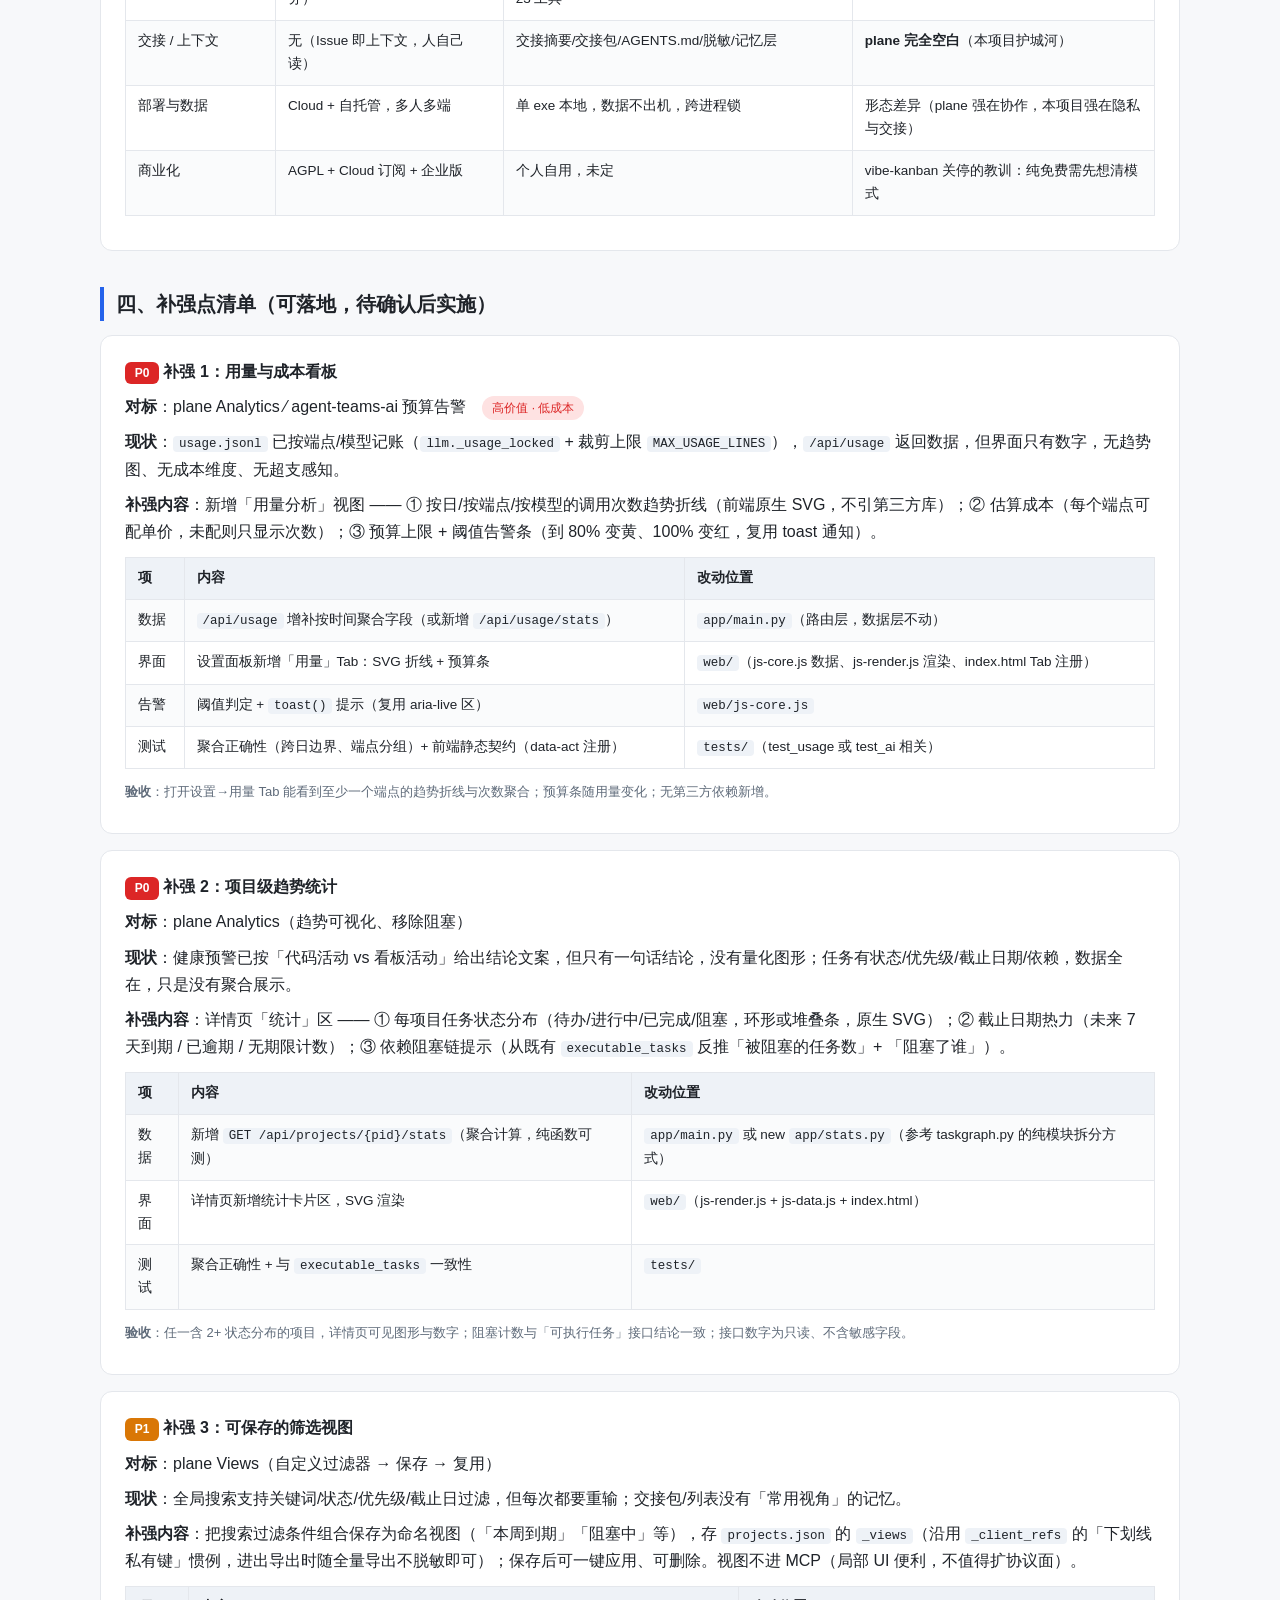
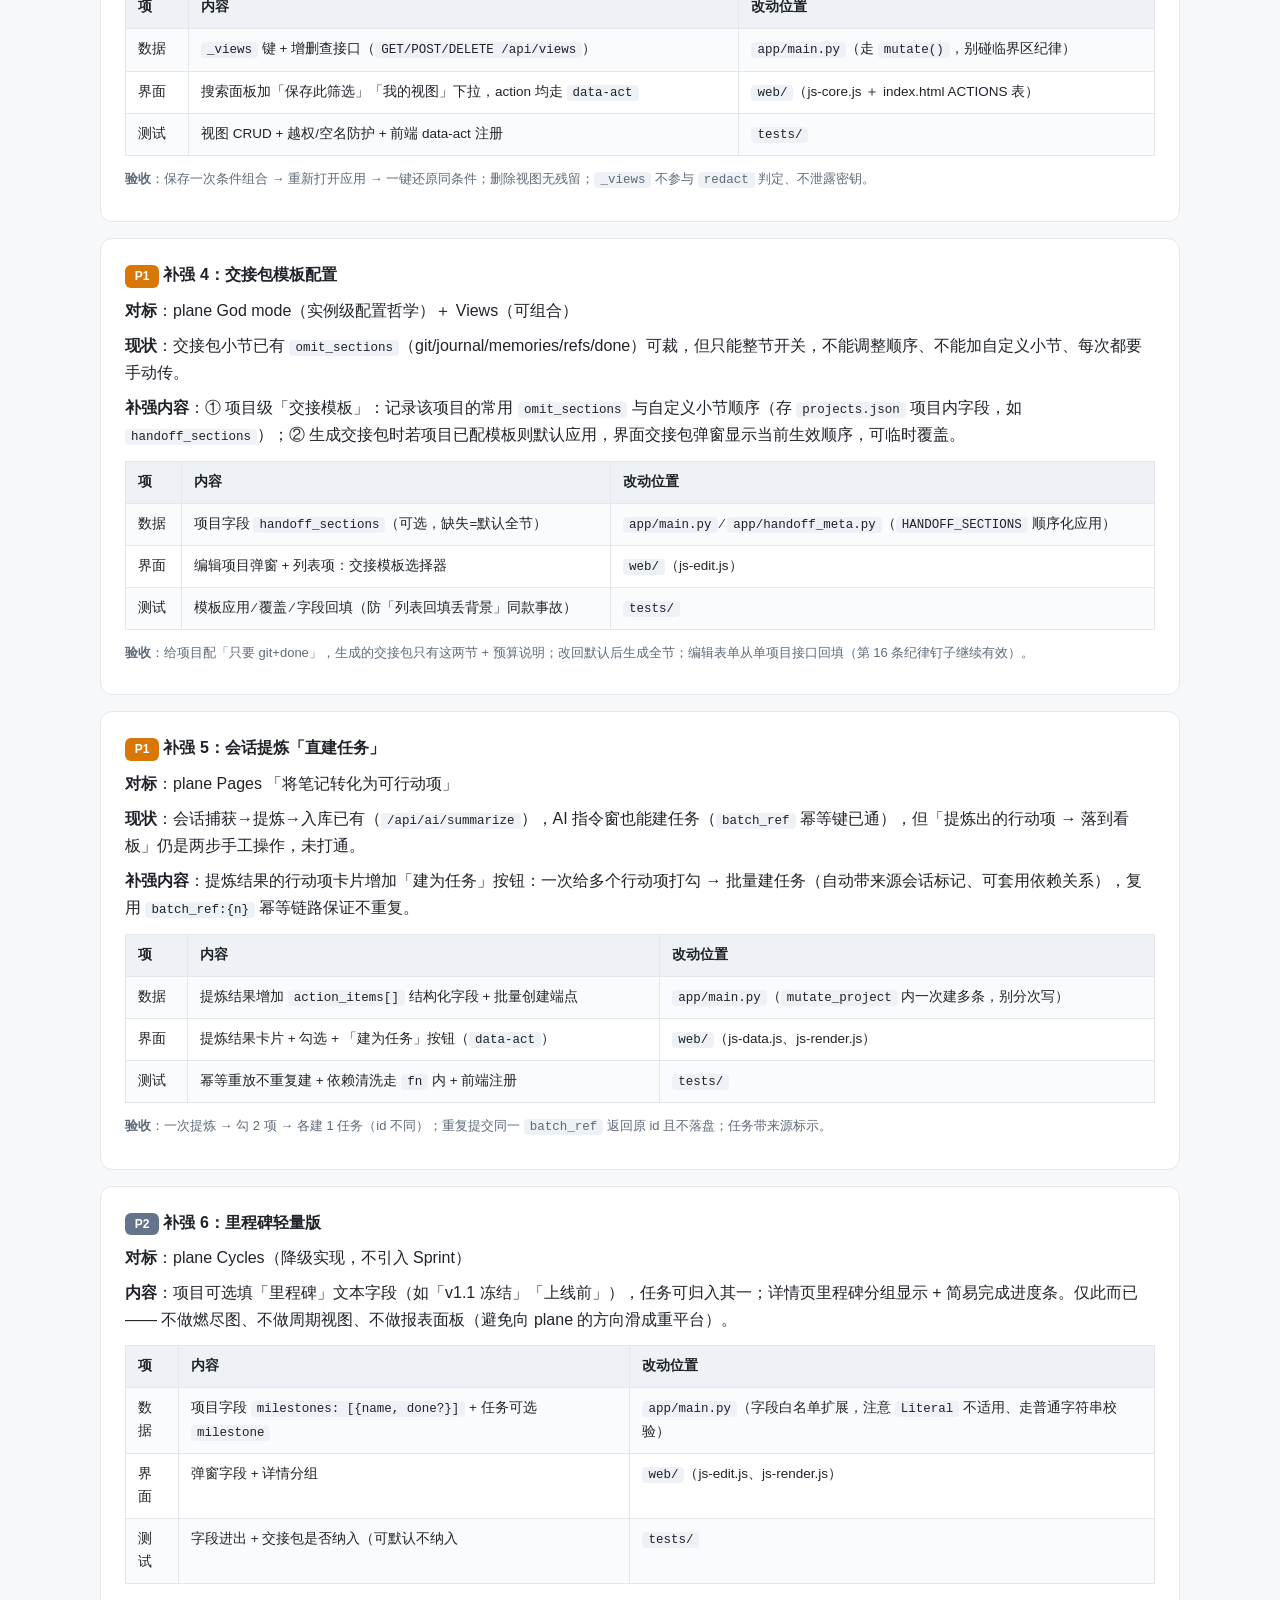
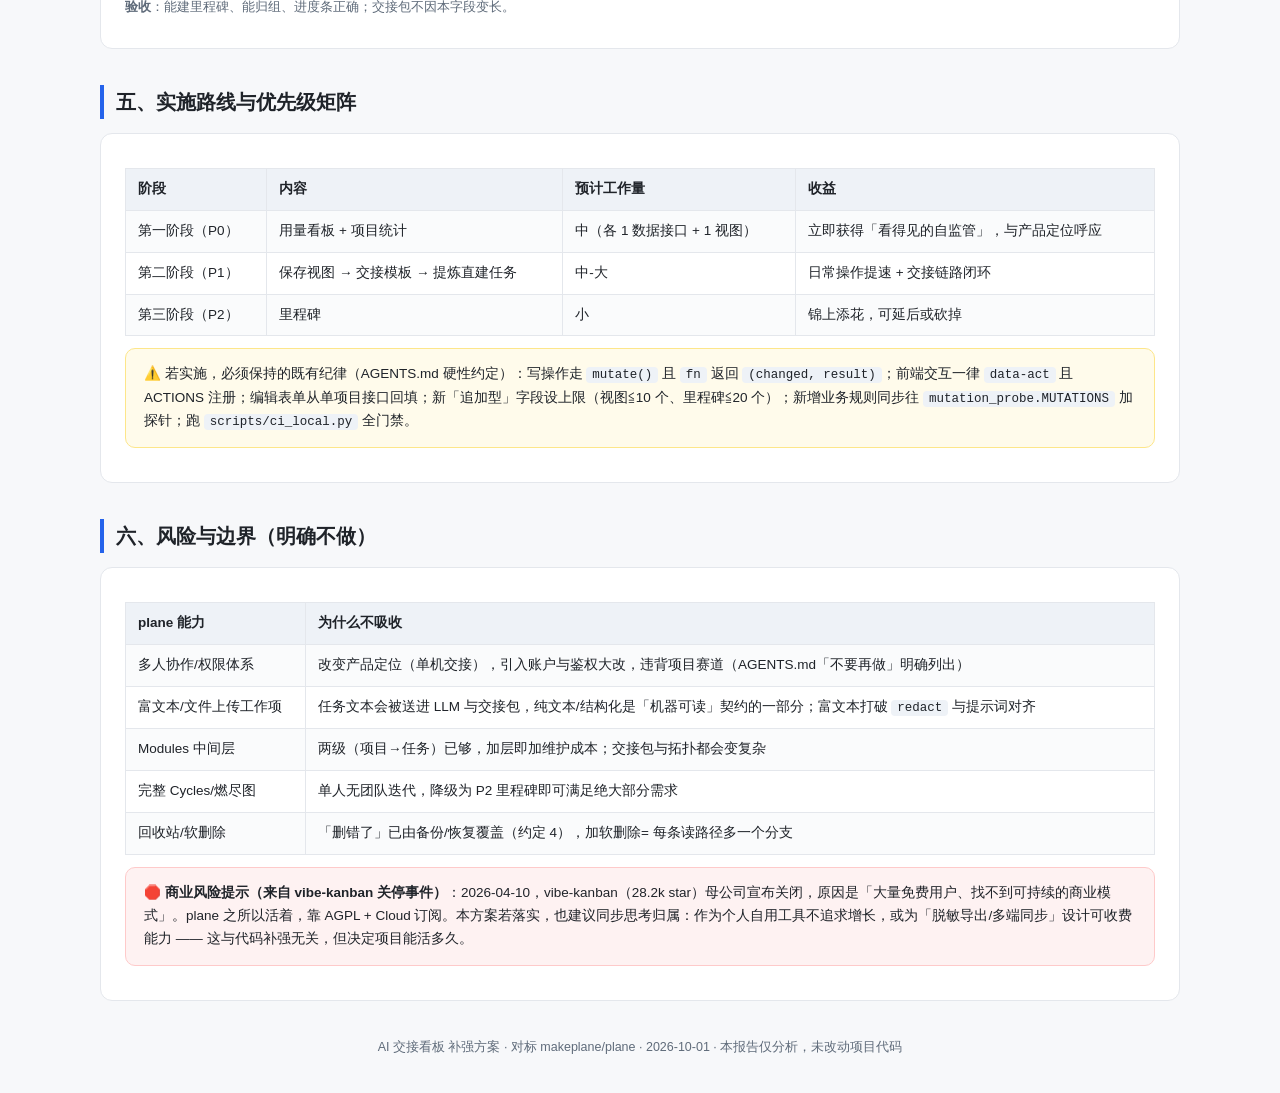
<file: 补强方案-对标makeplane-plane-2026-10-01.html>
<!DOCTYPE html>
<html lang="zh-CN">
<head>
<meta charset="UTF-8">
<meta name="viewport" content="width=device-width, initial-scale=1.0">
<title>AI 交接看板 补强方案 —— 对标 makeplane/plane</title>
<style>
  :root{
    --bg:#f7f8fa; --card:#ffffff; --line:#e4e7ec; --text:#1f2329; --sub:#5f6b7a;
    --brand:#2563eb; --brand-d:#1e40af; --p0:#dc2626; --p1:#d97706; --p2:#64748b;
    --ok:#059669; --warn:#d97706; --bad:#dc2626;
  }
  *{box-sizing:border-box; margin:0; padding:0;}
  body{background:var(--bg); color:var(--text); font-family:"Microsoft YaHei","PingFang SC",sans-serif; line-height:1.7; padding:32px 16px;}
  .wrap{max-width:1080px; margin:0 auto;}
  header.top{background:linear-gradient(135deg,#1e3a8a,#2563eb 60%,#3b82f6); color:#fff; border-radius:16px; padding:36px 40px; margin-bottom:28px;}
  header.top h1{font-size:26px; margin-bottom:8px;}
  header.top .sub{opacity:.92; font-size:14px;}
  header.top .meta{margin-top:14px; font-size:13px; opacity:.8; display:flex; gap:20px; flex-wrap:wrap;}
  .tag{display:inline-block; padding:2px 10px; border-radius:999px; font-size:12px; margin-right:6px;}
  .tag.p0{background:#fee2e2; color:var(--p0);} .tag.p1{background:#fef3c7; color:var(--p1);} .tag.p2{background:#f1f5f9; color:var(--p2);}
  .tag.good{background:#d1fae5; color:var(--ok);} .tag.warn{background:#fef3c7; color:var(--warn);} .tag.bad{background:#fee2e2; color:var(--bad);}
  h2{font-size:20px; margin:36px 0 14px; padding-left:12px; border-left:4px solid var(--brand);}
  h3{font-size:16px; margin:20px 0 8px;}
  .card{background:var(--card); border:1px solid var(--line); border-radius:12px; padding:22px 24px; margin-bottom:16px;}
  p{margin:8px 0;}
  ul,ol{margin:8px 0 8px 22px;}
  li{margin:5px 0;}
  table{width:100%; border-collapse:collapse; font-size:13.5px; margin:12px 0;}
  th,td{border:1px solid var(--line); padding:9px 12px; text-align:left; vertical-align:top;}
  th{background:#eef2f7; font-weight:600; white-space:nowrap;}
  tr:nth-child(even) td{background:#fafbfc;}
  code{background:#eef2f7; padding:1px 6px; border-radius:4px; font-family:Consolas,Menlo,monospace; font-size:12.5px;}
  .tl{white-space:nowrap;}
  .note{background:#fffbeb; border:1px solid #fde68a; border-radius:10px; padding:14px 18px; margin:12px 0; font-size:13.5px;}
  .warnbox{background:#fef2f2; border:1px solid #fecaca; border-radius:10px; padding:14px 18px; margin:12px 0; font-size:13.5px;}
  .badge{display:inline-block; min-width:34px; text-align:center; border-radius:6px; color:#fff; padding:1px 8px; font-size:12px; font-weight:600;}
  .b-p0{background:var(--p0);} .b-p1{background:var(--p1);} .b-p2{background:var(--p2);}
  .matrix{display:flex; gap:14px; flex-wrap:wrap; margin:12px 0;}
  .matrix .cell{flex:1 1 200px; border-radius:10px; padding:16px 18px; font-size:13.5px;}
  .matrix .c1{background:#fee2e2; border:1px solid #fecaca;} .matrix .c2{background:#fef3c7; border:1px solid #fde68a;}
  .matrix .c3{background:#d1fae5; border:1px solid #a7f3d0;} .matrix .c4{background:#e0e7ff; border:1px solid #c7d2fe;}
  .matrix h4{margin-bottom:6px; font-size:14.5px;}
  .cost{color:var(--sub); font-size:13px;}
  footer{color:var(--sub); font-size:12.5px; text-align:center; margin:36px 0 12px;}
</style>
</head>
<body>
<div class="wrap">

<header class="top">
  <h1>AI 交接看板 · 补强方案</h1>
  <div class="sub">对标开源项目管理平台 makeplane/plane（GitHub 60.2k star，开源 Jira/Linear/ClickUp 替代品）</div>
  <div class="meta">
    <span>日期：2026-10-01</span>
    <span>对象：AI 交接看板 v1.1.0</span>
    <span>性质：补强方案（仅分析，不改代码）</span>
    <span>数据：GitHub API 实时抓取 2026-10-01</span>
  </div>
</header>

<div class="card">
  <h2 style="margin-top:0;">一、结论速览</h2>
  <p>plane 是「给人类团队用的全员项目平台」，本项目是「给 AI 智能体交接用的单人看板」——<b>定位不同，但 plane 五个能力点值得吸收</b>。按「成本 / 价值 / 与本项目交接定位的契合度」筛选后，给出 <b>2 项 P0 + 3 项 P1 + 1 项 P2</b> 补强建议，全部落在现有架构的增量扩展上，不改存储模型与既有契约。</p>
  <div class="matrix">
    <div class="cell c1"><h4>🟥 P0 · 立即做</h4><div><b>用量与成本看板</b>（数据已有，只差界面）<br><b>项目级趋势统计</b>（复用健康预警的既有数据流）</div></div>
    <div class="cell c2"><h4>🟨 P1 · 尽快做</h4><div><b>可保存筛选视图</b><br><b>交接包模板配置</b><br><b>会话提炼直建任务</b>（打通已有 AI 链路）</div></div>
    <div class="cell c3"><h4>🟩 P2 · 可选</h4><div><b>里程碑轻量版</b>（不引入完整 Sprint）</div></div>
    <div class="cell c4"><h4>⛔ 不建议吸收</h4><div>多用户权限、工作流引擎、富文本协作编辑、回收站 —— 与本项目"单机交接"定位冲突（详见第七节）</div></div>
  </div>
</div>

<h2>二、plane 核心能力画像</h2>
<div class="card">
  <p>基于 plane README（2026-10-01 抓取）与产品文档，其能力可归纳为六个支柱：</p>
  <table>
    <tr><th style="width:110px;">能力</th><th>plane 的做法</th><th>对本项目的可借鉴度</th></tr>
    <tr><td class="tl"><b>Work Items</b></td><td>富文本编辑器 + 文件上传 + 子属性 + 关联 issue，任务即内容载体</td><td>中 —— 本项目任务文本足够，富文本与本项目「上下文可被 LLM 读取」的契约冲突</td></tr>
    <tr><td class="tl"><b>Cycles</b>（周期/冲刺）</td><td>按周期组织工作，燃尽图追踪进度</td><td>低-中 —— 单人看板无团队迭代刚性需求，可降级为「里程碑」</td></tr>
    <tr><td class="tl"><b>Modules</b>（模块）</td><td>大项目拆成小模块，模块独立跟踪</td><td>低 —— 本项目「项目→任务」两级已够，模块= 加中间层，违背精简原则</td></tr>
    <tr><td class="tl"><b>Views</b>（视图）</td><td>自定义过滤器组合成视图，可保存、可分享</td><td><b>高</b> —— 本项目有全局搜索但无「保存常用筛选」能力</td></tr>
    <tr><td class="tl"><b>Pages</b>（页面）</td><td>AI 能力的富文本页面，笔记可转 issue</td><td>中 —— 「转行动项」与本项目 AI 指令 ∕ 会话提炼链路天然衔接</td></tr>
    <tr><td class="tl"><b>Analytics</b></td><td>实时洞察、趋势可视化、移除阻塞（blocker）</td><td><b>高</b> —— 本项目已有健康预警 + usage.jsonl 数据，缺的是「可视化面」</td></tr>
  </table>
  <p class="cost">另外值得注意的 plane 设计哲学：God mode（实例级配置）、自托管 Docker/K8s、AGPL 开源 + Cloud 商业化 —— 后者正与 vibe-kanban 关停形成对照（见下方第五节风险提示）。</p>
</div>

<h2>三、差距对比（plane vs 本项目）</h2>
<div class="card">
  <table>
    <tr><th style="width:150px;">维度</th><th>makeplane/plane</th><th>AI 交接看板（本项目）</th><th>差距</th></tr>
    <tr><td>定位</td><td>团队全员项目管理平台</td><td>多智能体交接看板（单人自用）</td><td>赛道不同，重叠在「任务组织」</td></tr>
    <tr><td>任务模型</td><td>issue + 子属性 + 关联 + 富文本</td><td>task + tags/refs/depends_on + 纯文本（LLM 友好）</td><td>任务深度：plane 更重，本项目更「机器可读」</td></tr>
    <tr><td>进度组织</td><td>Cycles + Modules</td><td>状态列 + 截止日期 + 依赖拓扑</td><td>缺里程碑概念（低优先级）</td></tr>
    <tr><td>视图与筛选</td><td>可保存视图 + 分享</td><td>全局搜索（Ctrl+K）+ 状态/优先级筛选</td><td><span class="tag warn">缺保存视图</span></td></tr>
    <tr><td>分析与报表</td><td>内置 Analytics 套件</td><td>健康趋势预警（看板 vs 代码）+ usage 记账</td><td><span class="tag warn">缺可视化与统计面</span></td></tr>
    <tr><td>AI / Agent 能力</td><td>Pages AI、AI 建议（依赖其云服务）</td><td>多端点 LLM 网关、自监管、指令窗、交接包、MCP 23 工具</td><td><b>本项目反超</b>：plane 无交接语义</td></tr>
    <tr><td>交接 / 上下文</td><td>无（Issue 即上下文，人自己读）</td><td>交接摘要/交接包/AGENTS.md/脱敏/记忆层</td><td><b>plane 完全空白</b>（本项目护城河）</td></tr>
    <tr><td>部署与数据</td><td>Cloud + 自托管，多人多端</td><td>单 exe 本地，数据不出机，跨进程锁</td><td>形态差异（plane 强在协作，本项目强在隐私与交接）</td></tr>
    <tr><td>商业化</td><td>AGPL + Cloud 订阅 + 企业版</td><td>个人自用，未定</td><td>vibe-kanban 关停的教训：纯免费需先想清模式</td></tr>
  </table>
</div>

<h2>四、补强点清单（可落地，待确认后实施）</h2>

<div class="card">
  <h3 style="margin-top:0;"><span class="badge b-p0">P0</span> 补强 1：用量与成本看板</h3>
  <p><b>对标</b>：plane Analytics ∕ agent-teams-ai 预算告警　<span class="tag p0">高价值 · 低成本</span></p>
  <p><b>现状</b>：<code>usage.jsonl</code> 已按端点/模型记账（<code>llm._usage_locked</code> + 裁剪上限 <code>MAX_USAGE_LINES</code>），<code>/api/usage</code> 返回数据，但界面只有数字，无趋势图、无成本维度、无超支感知。</p>
  <p><b>补强内容</b>：新增「用量分析」视图 —— ① 按日/按端点/按模型的调用次数趋势折线（前端原生 SVG，不引第三方库）；② 估算成本（每个端点可配单价，未配则只显示次数）；③ 预算上限 + 阈值告警条（到 80% 变黄、100% 变红，复用 toast 通知）。</p>
  <table>
    <tr><th>项</th><th>内容</th><th>改动位置</th></tr>
    <tr><td>数据</td><td><code>/api/usage</code> 增补按时间聚合字段（或新增 <code>/api/usage/stats</code>）</td><td><code>app/main.py</code>（路由层，数据层不动）</td></tr>
    <tr><td>界面</td><td>设置面板新增「用量」Tab：SVG 折线 + 预算条</td><td><code>web/</code>（js-core.js 数据、js-render.js 渲染、index.html Tab 注册）</td></tr>
    <tr><td>告警</td><td>阈值判定 + <code>toast()</code> 提示（复用 aria-live 区）</td><td><code>web/js-core.js</code></td></tr>
    <tr><td>测试</td><td>聚合正确性（跨日边界、端点分组）+ 前端静态契约（data-act 注册）</td><td><code>tests/</code>（test_usage 或 test_ai 相关）</td></tr>
  </table>
  <p class="cost"><b>验收</b>：打开设置→用量 Tab 能看到至少一个端点的趋势折线与次数聚合；预算条随用量变化；无第三方依赖新增。</p>
</div>

<div class="card">
  <h3 style="margin-top:0;"><span class="badge b-p0">P0</span> 补强 2：项目级趋势统计</h3>
  <p><b>对标</b>：plane Analytics（趋势可视化、移除阻塞）</p>
  <p><b>现状</b>：健康预警已按「代码活动 vs 看板活动」给出结论文案，但只有一句话结论，没有量化图形；任务有状态/优先级/截止日期/依赖，数据全在，只是没有聚合展示。</p>
  <p><b>补强内容</b>：详情页「统计」区 —— ① 每项目任务状态分布（待办/进行中/已完成/阻塞，环形或堆叠条，原生 SVG）；② 截止日期热力（未来 7 天到期 / 已逾期 / 无期限计数）；③ 依赖阻塞链提示（从既有 <code>executable_tasks</code> 反推「被阻塞的任务数」+ 「阻塞了谁」）。</p>
  <table>
    <tr><th>项</th><th>内容</th><th>改动位置</th></tr>
    <tr><td>数据</td><td>新增 <code>GET /api/projects/{pid}/stats</code>（聚合计算，纯函数可测）</td><td><code>app/main.py</code> 或 new <code>app/stats.py</code>（参考 taskgraph.py 的纯模块拆分方式）</td></tr>
    <tr><td>界面</td><td>详情页新增统计卡片区，SVG 渲染</td><td><code>web/</code>（js-render.js + js-data.js + index.html）</td></tr>
    <tr><td>测试</td><td>聚合正确性 + 与 <code>executable_tasks</code> 一致性</td><td><code>tests/</code></td></tr>
  </table>
  <p class="cost"><b>验收</b>：任一含 2+ 状态分布的项目，详情页可见图形与数字；阻塞计数与「可执行任务」接口结论一致；接口数字为只读、不含敏感字段。</p>
</div>

<div class="card">
  <h3 style="margin-top:0;"><span class="badge b-p1">P1</span> 补强 3：可保存的筛选视图</h3>
  <p><b>对标</b>：plane Views（自定义过滤器 → 保存 → 复用）</p>
  <p><b>现状</b>：全局搜索支持关键词/状态/优先级/截止日过滤，但每次都要重输；交接包/列表没有「常用视角」的记忆。</p>
  <p><b>补强内容</b>：把搜索过滤条件组合保存为命名视图（「本周到期」「阻塞中」等），存 <code>projects.json</code> 的 <code>_views</code>（沿用 <code>_client_refs</code> 的「下划线私有键」惯例，进出导出时随全量导出不脱敏即可）；保存后可一键应用、可删除。视图不进 MCP（局部 UI 便利，不值得扩协议面）。</p>
  <table>
    <tr><th>项</th><th>内容</th><th>改动位置</th></tr>
    <tr><td>数据</td><td><code>_views</code> 键 + 增删查接口（<code>GET/POST/DELETE /api/views</code>）</td><td><code>app/main.py</code>（走 <code>mutate()</code>，别碰临界区纪律）</td></tr>
    <tr><td>界面</td><td>搜索面板加「保存此筛选」「我的视图」下拉，action 均走 <code>data-act</code></td><td><code>web/</code>（js-core.js ＋ index.html ACTIONS 表）</td></tr>
    <tr><td>测试</td><td>视图 CRUD + 越权/空名防护 + 前端 data-act 注册</td><td><code>tests/</code></td></tr>
  </table>
  <p class="cost"><b>验收</b>：保存一次条件组合 → 重新打开应用 → 一键还原同条件；删除视图无残留；<code>_views</code> 不参与 <code>redact</code> 判定、不泄露密钥。</p>
</div>

<div class="card">
  <h3 style="margin-top:0;"><span class="badge b-p1">P1</span> 补强 4：交接包模板配置</h3>
  <p><b>对标</b>：plane God mode（实例级配置哲学）＋ Views（可组合）</p>
  <p><b>现状</b>：交接包小节已有 <code>omit_sections</code>（git/journal/memories/refs/done）可裁，但只能整节开关，不能调整顺序、不能加自定义小节、每次都要手动传。</p>
  <p><b>补强内容</b>：① 项目级「交接模板」：记录该项目的常用 <code>omit_sections</code> 与自定义小节顺序（存 <code>projects.json</code> 项目内字段，如 <code>handoff_sections</code>）；② 生成交接包时若项目已配模板则默认应用，界面交接包弹窗显示当前生效顺序，可临时覆盖。</p>
  <table>
    <tr><th>项</th><th>内容</th><th>改动位置</th></tr>
    <tr><td>数据</td><td>项目字段 <code>handoff_sections</code>（可选，缺失=默认全节）</td><td><code>app/main.py</code> ∕ <code>app/handoff_meta.py</code>（<code>HANDOFF_SECTIONS</code> 顺序化应用）</td></tr>
    <tr><td>界面</td><td>编辑项目弹窗 + 列表项：交接模板选择器</td><td><code>web/</code>（js-edit.js）</td></tr>
    <tr><td>测试</td><td>模板应用 ∕ 覆盖 ∕ 字段回填（防「列表回填丢背景」同款事故）</td><td><code>tests/</code></td></tr>
  </table>
  <p class="cost"><b>验收</b>：给项目配「只要 git+done」，生成的交接包只有这两节 + 预算说明；改回默认后生成全节；编辑表单从单项目接口回填（第 16 条纪律钉子继续有效）。</p>
</div>

<div class="card">
  <h3 style="margin-top:0;"><span class="badge b-p1">P1</span> 补强 5：会话提炼「直建任务」</h3>
  <p><b>对标</b>：plane Pages 「将笔记转化为可行动项」</p>
  <p><b>现状</b>：会话捕获→提炼→入库已有（<code>/api/ai/summarize</code>），AI 指令窗也能建任务（<code>batch_ref</code> 幂等键已通），但「提炼出的行动项 → 落到看板」仍是两步手工操作，未打通。</p>
  <p><b>补强内容</b>：提炼结果的行动项卡片增加「建为任务」按钮：一次给多个行动项打勾 → 批量建任务（自动带来源会话标记、可套用依赖关系），复用 <code>batch_ref:{n}</code> 幂等链路保证不重复。</p>
  <table>
    <tr><th>项</th><th>内容</th><th>改动位置</th></tr>
    <tr><td>数据</td><td>提炼结果增加 <code>action_items[]</code> 结构化字段 + 批量创建端点</td><td><code>app/main.py</code>（<code>mutate_project</code> 内一次建多条，别分次写）</td></tr>
    <tr><td>界面</td><td>提炼结果卡片 + 勾选 + 「建为任务」按钮（<code>data-act</code>）</td><td><code>web/</code>（js-data.js、js-render.js）</td></tr>
    <tr><td>测试</td><td>幂等重放不重复建 + 依赖清洗走 <code>fn</code> 内 + 前端注册</td><td><code>tests/</code></td></tr>
  </table>
  <p class="cost"><b>验收</b>：一次提炼 → 勾 2 项 → 各建 1 任务（id 不同）；重复提交同一 <code>batch_ref</code> 返回原 id 且不落盘；任务带来源标示。</p>
</div>

<div class="card">
  <h3 style="margin-top:0;"><span class="badge b-p2">P2</span> 补强 6：里程碑轻量版</h3>
  <p><b>对标</b>：plane Cycles（降级实现，不引入 Sprint）</p>
  <p><b>内容</b>：项目可选填「里程碑」文本字段（如「v1.1 冻结」「上线前」），任务可归入其一；详情页里程碑分组显示 + 简易完成进度条。仅此而已 —— 不做燃尽图、不做周期视图、不做报表面板（避免向 plane 的方向滑成重平台）。</p>
  <table>
    <tr><th>项</th><th>内容</th><th>改动位置</th></tr>
    <tr><td>数据</td><td>项目字段 <code>milestones: [{name, done?}]</code> + 任务可选 <code>milestone</code></td><td><code>app/main.py</code>（字段白名单扩展，注意 <code>Literal</code> 不适用、走普通字符串校验）</td></tr>
    <tr><td>界面</td><td>弹窗字段 + 详情分组</td><td><code>web/</code>（js-edit.js、js-render.js）</td></tr>
    <tr><td>测试</td><td>字段进出 + 交接包是否纳入（可默认不纳入</td><td><code>tests/</code></td></tr>
  </table>
  <p class="cost"><b>验收</b>：能建里程碑、能归组、进度条正确；交接包不因本字段变长。</p>
</div>

<h2>五、实施路线与优先级矩阵</h2>
<div class="card">
  <table>
    <tr><th>阶段</th><th>内容</th><th>预计工作量</th><th>收益</th></tr>
    <tr><td>第一阶段（P0）</td><td>用量看板 + 项目统计</td><td>中（各 1 数据接口 + 1 视图）</td><td>立即获得「看得见的自监管」，与产品定位呼应</td></tr>
    <tr><td>第二阶段（P1）</td><td>保存视图 → 交接模板 → 提炼直建任务</td><td>中-大</td><td>日常操作提速 + 交接链路闭环</td></tr>
    <tr><td>第三阶段（P2）</td><td>里程碑</td><td>小</td><td>锦上添花，可延后或砍掉</td></tr>
  </table>
  <div class="note">
    ⚠️ 若实施，必须保持的既有纪律（AGENTS.md 硬性约定）：写操作走 <code>mutate()</code> 且 <code>fn</code> 返回 <code>(changed, result)</code>；前端交互一律 <code>data-act</code> 且 ACTIONS 注册；编辑表单从单项目接口回填；新「追加型」字段设上限（视图≦10 个、里程碑≦20 个）；新增业务规则同步往 <code>mutation_probe.MUTATIONS</code> 加探针；跑 <code>scripts/ci_local.py</code> 全门禁。
  </div>
</div>

<h2>六、风险与边界（明确不做）</h2>
<div class="card">
  <table>
    <tr><th style="width:180px;">plane 能力</th><th>为什么不吸收</th></tr>
    <tr><td>多人协作/权限体系</td><td>改变产品定位（单机交接），引入账户与鉴权大改，违背项目赛道（AGENTS.md「不要再做」明确列出）</td></tr>
    <tr><td>富文本/文件上传工作项</td><td>任务文本会被送进 LLM 与交接包，纯文本/结构化是「机器可读」契约的一部分；富文本打破 <code>redact</code> 与提示词对齐</td></tr>
    <tr><td>Modules 中间层</td><td>两级（项目→任务）已够，加层即加维护成本；交接包与拓扑都会变复杂</td></tr>
    <tr><td>完整 Cycles/燃尽图</td><td>单人无团队迭代，降级为 P2 里程碑即可满足绝大部分需求</td></tr>
    <tr><td>回收站/软删除</td><td>「删错了」已由备份/恢复覆盖（约定 4），加软删除= 每条读路径多一个分支</td></tr>
  </table>
  <div class="warnbox">
    🛑 <b>商业风险提示（来自 vibe-kanban 关停事件）</b>：2026-04-10，vibe-kanban（28.2k star）母公司宣布关闭，原因是「大量免费用户、找不到可持续的商业模式」。plane 之所以活着，靠 AGPL + Cloud 订阅。本方案若落实，也建议同步思考归属：作为个人自用工具不追求增长，或为「脱敏导出/多端同步」设计可收费能力 —— 这与代码补强无关，但决定项目能活多久。
  </div>
</div>

<footer>
  AI 交接看板 补强方案 · 对标 makeplane/plane · 2026-10-01 · 本报告仅分析，未改动项目代码
</footer>

</div>
</body>
</html>
</file>
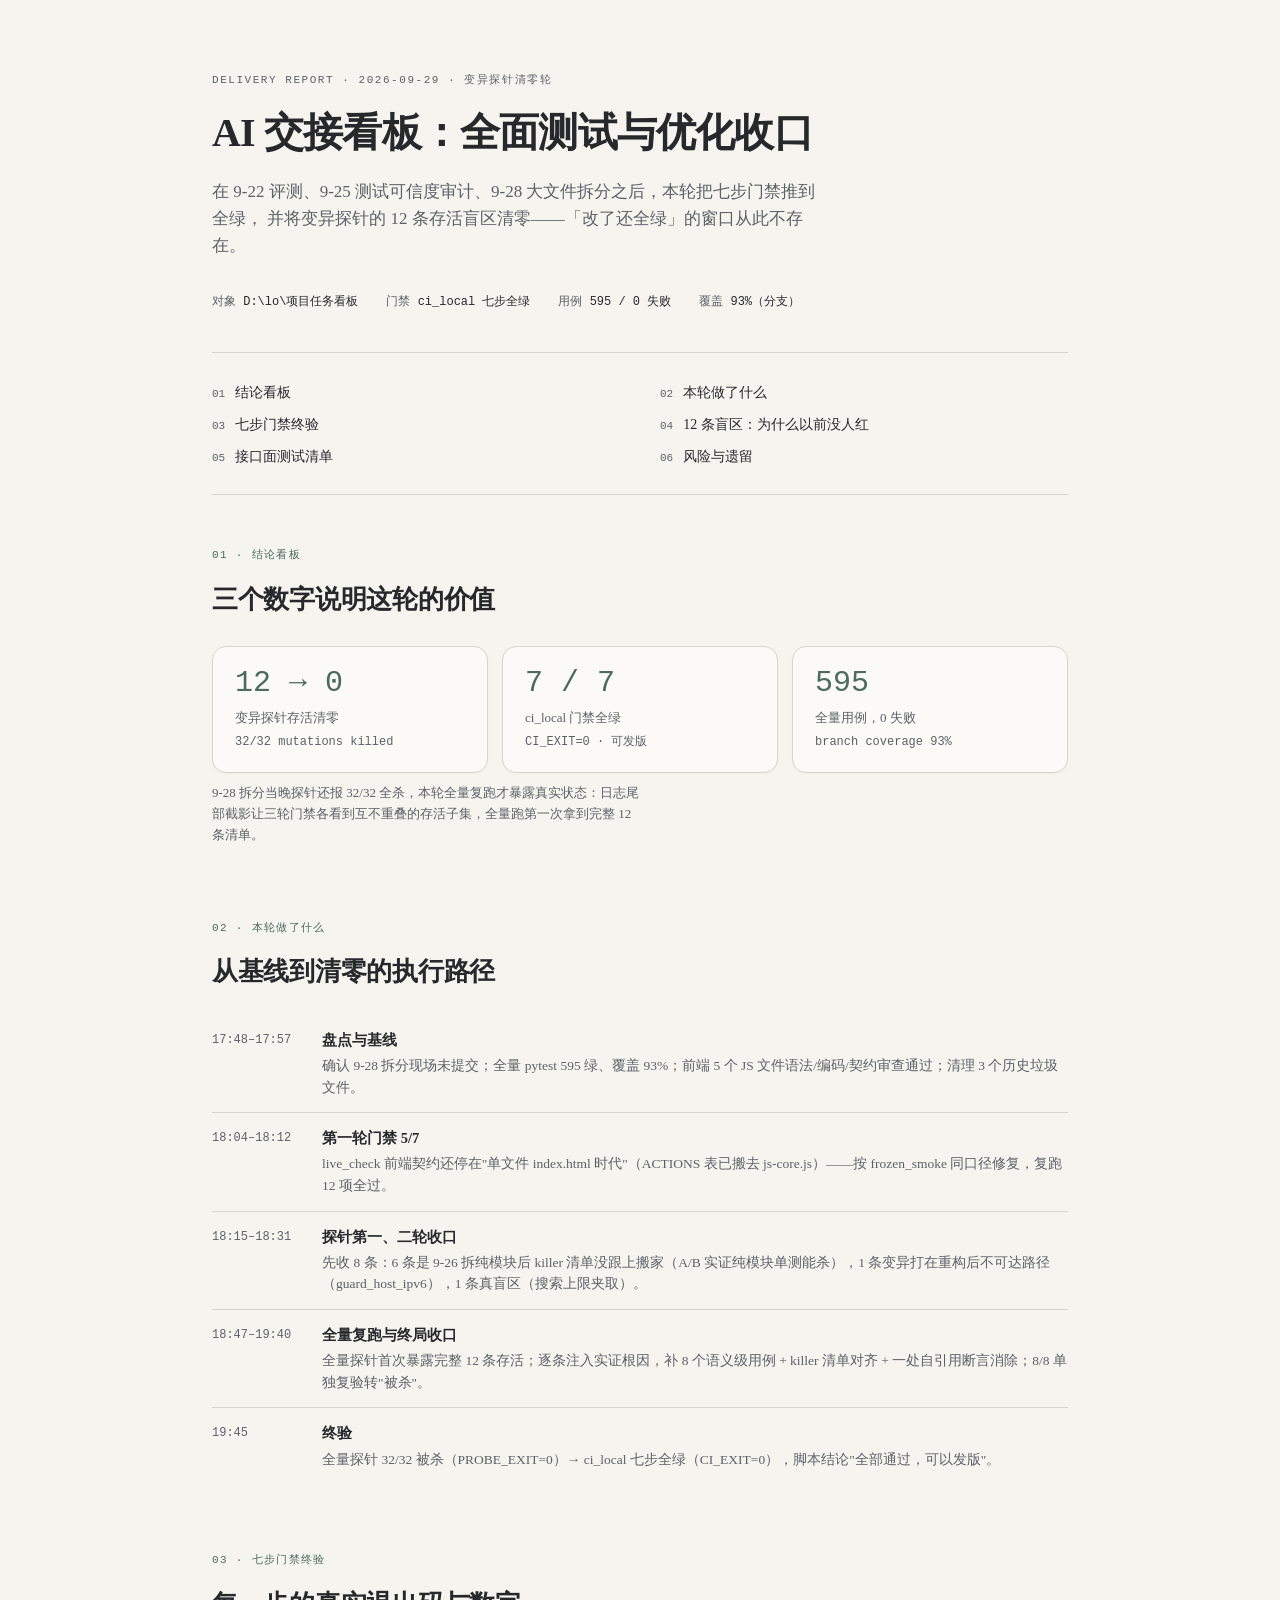
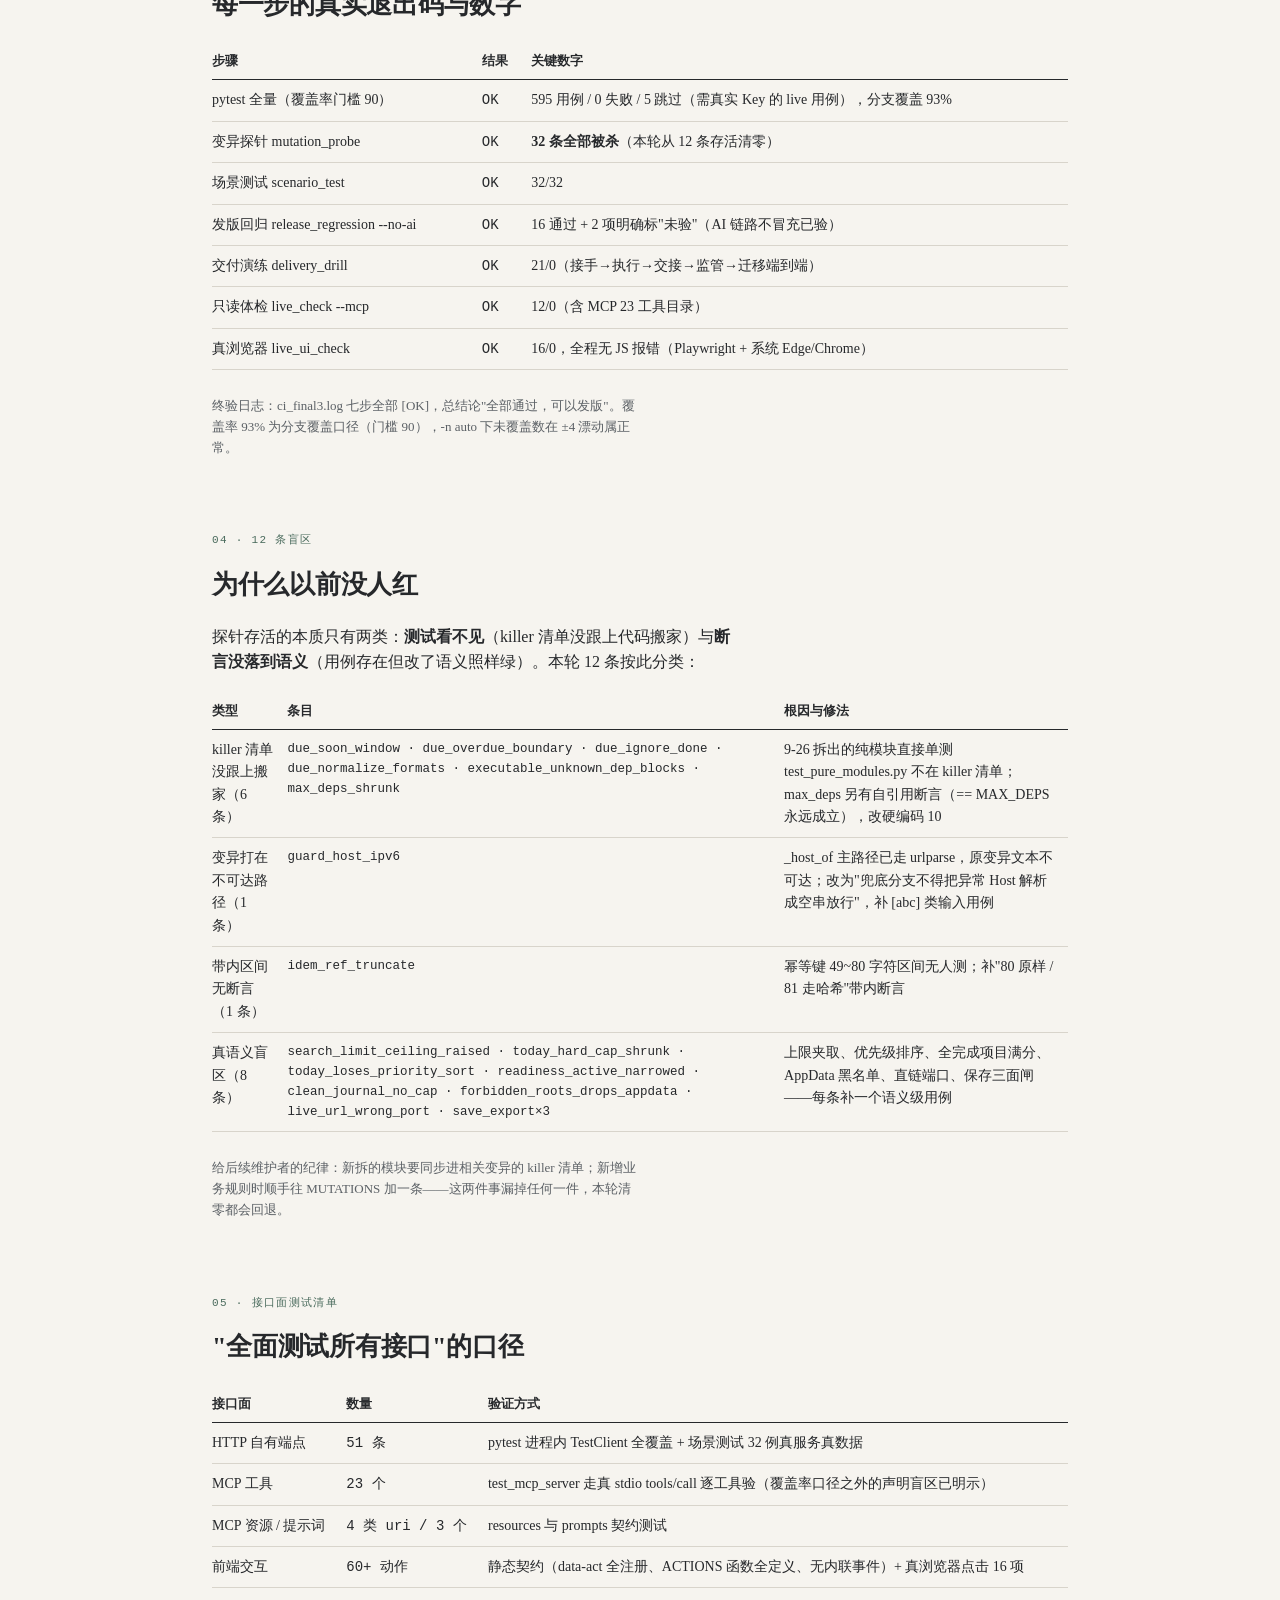
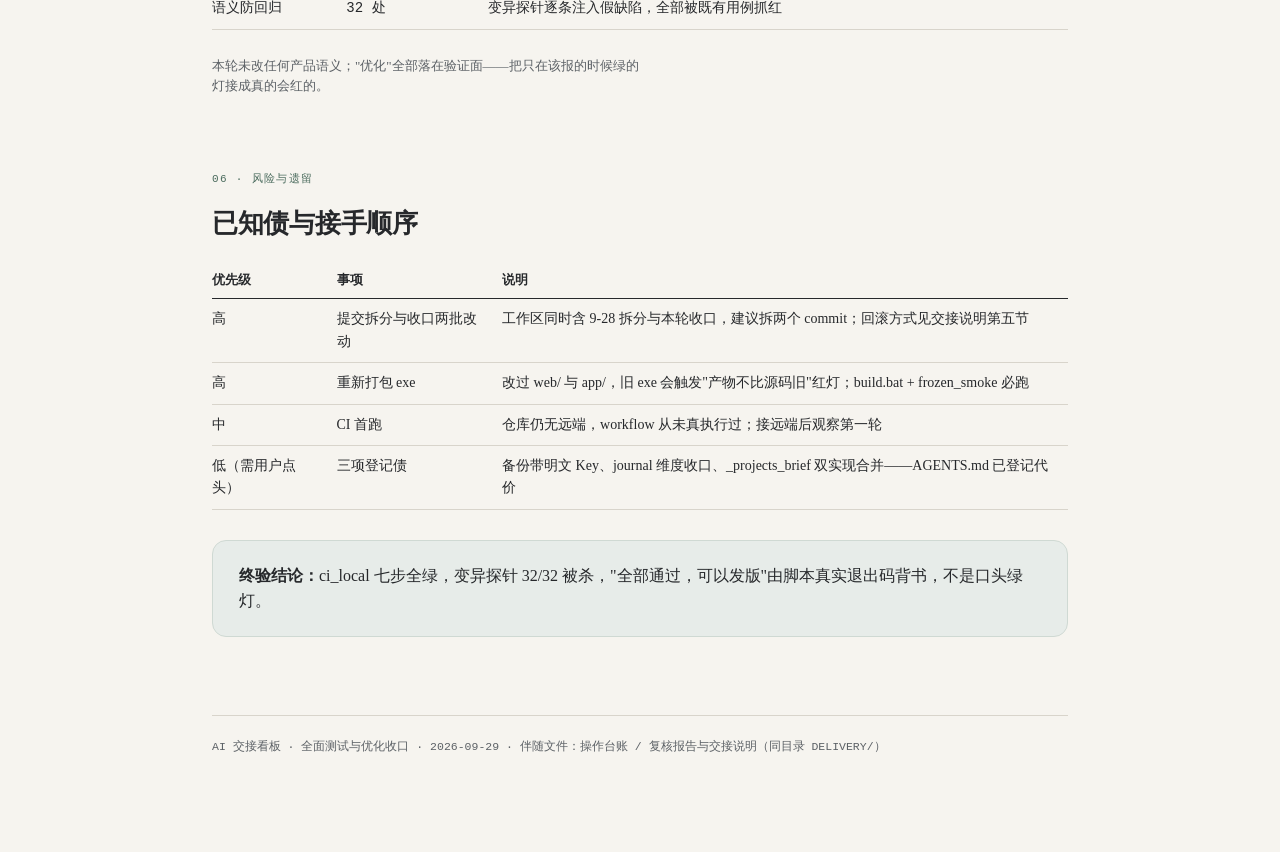
<file: DELIVERY/测试与优化报告-2026-09-29.html>
<!DOCTYPE html>
<html lang="zh-CN">
<head>
<meta charset="UTF-8">
<meta name="viewport" content="width=device-width, initial-scale=1.0">
<title>AI 交接看板 · 全面测试与优化报告（2026-09-29）</title>
<style>
  :root {
    --bg: #f6f4ef;          /* 暖米纸底，非纯白 */
    --ink: #26282b;         /* 近黑，非纯黑 */
    --ink-2: #5c6166;
    --hairline: #d8d4cb;
    --accent: #4a6b5d;      /* 哑绿，唯一 accent */
    --accent-soft: #e7ece9;
    --mono: "SFMono-Regular", Consolas, "Liberation Mono", Menlo, monospace;
  }
  * { box-sizing: border-box; margin: 0; padding: 0; }
  html { -webkit-text-size-adjust: 100%; }
  body {
    background: var(--bg);
    color: var(--ink);
    font-family: "Source Han Serif SC", "Noto Serif SC", Georgia, "Songti SC", serif;
    line-height: 1.6;
    font-size: 16px;
  }
  .wrap { max-width: 920px; margin: 0 auto; padding: 0 32px 96px; }
  header.doc { padding: 72px 0 40px; border-bottom: 1px solid var(--hairline); }
  .kicker {
    font-family: var(--mono);
    font-size: 11px; letter-spacing: 0.14em; text-transform: uppercase;
    color: var(--ink-2); margin-bottom: 20px;
  }
  h1 { font-size: 40px; line-height: 1.15; font-weight: 600; letter-spacing: -0.02em; max-width: 640px; }
  .lede { margin-top: 22px; font-size: 17px; color: var(--ink-2); max-width: 620px; }
  .meta-row {
    display: flex; flex-wrap: wrap; gap: 28px; margin-top: 34px;
    font-family: var(--mono); font-size: 12px; color: var(--ink-2);
  }
  .meta-row b { color: var(--ink); font-weight: 500; }
  nav.toc { padding: 26px 0; border-bottom: 1px solid var(--hairline); }
  nav.toc ol { list-style: none; display: grid; grid-template-columns: 1fr 1fr; gap: 6px 40px; }
  nav.toc a { color: var(--ink); text-decoration: none; font-size: 14px; }
  nav.toc a:hover { color: var(--accent); }
  nav.toc .n { font-family: var(--mono); font-size: 11px; color: var(--ink-2); margin-right: 10px; }
  section { padding: 52px 0 8px; }
  .folio {
    font-family: var(--mono); font-size: 11px; letter-spacing: 0.12em;
    color: var(--accent); margin-bottom: 14px;
  }
  h2 { font-size: 26px; font-weight: 600; letter-spacing: -0.01em; margin-bottom: 18px; }
  h3 { font-size: 16px; font-weight: 600; margin: 28px 0 10px; }
  p { margin-bottom: 14px; max-width: 66ch; }
  p.small-note { font-size: 13px; color: var(--ink-2); }
  table { width: 100%; border-collapse: collapse; margin: 18px 0 26px; font-size: 14px; }
  th {
    text-align: left; font-weight: 600; font-size: 12.5px;
    border-bottom: 1px solid var(--ink); padding: 8px 14px 8px 0;
  }
  td { border-bottom: 1px solid var(--hairline); padding: 9px 14px 9px 0; vertical-align: top; }
  td.mono, .mono { font-family: var(--mono); font-size: 12.5px; }
  .num { font-family: var(--mono); }
  /* 结论看板：圆角柔影但克制（Takram 方向允许的小元件柔化） */
  .board { display: grid; grid-template-columns: repeat(3, 1fr); gap: 14px; margin: 26px 0 10px; }
  .stat {
    background: #fbfaf7; border: 1px solid var(--hairline); border-radius: 14px;
    padding: 20px 22px; box-shadow: 0 1px 2px rgba(38,40,43,0.04);
  }
  .stat .v { font-family: var(--mono); font-size: 30px; color: var(--accent); line-height: 1.1; }
  .stat .k { font-size: 13px; color: var(--ink-2); margin-top: 8px; }
  .stat .s { font-size: 12px; color: var(--ink-2); margin-top: 4px; font-family: var(--mono); }
  /* 阶段时间线 */
  .steps { margin: 22px 0 8px; }
  .step { display: grid; grid-template-columns: 92px 1fr; gap: 18px; padding: 14px 0; border-bottom: 1px solid var(--hairline); }
  .step:last-child { border-bottom: none; }
  .step .d { font-family: var(--mono); font-size: 12px; color: var(--ink-2); padding-top: 2px; }
  .step .t { font-size: 14.5px; }
  .step .t b { font-weight: 600; }
  .step .t span { display: block; color: var(--ink-2); font-size: 13.5px; margin-top: 3px; }
  .verdict {
    margin: 30px 0 0; padding: 22px 26px; border-radius: 14px;
    background: var(--accent-soft); border: 1px solid #cfd9d3;
  }
  .verdict b { font-weight: 600; }
  .verdict p { margin: 0; max-width: none; }
  code {
    font-family: var(--mono); font-size: 0.86em;
    background: #eeece6; border-radius: 4px; padding: 1px 6px;
  }
  footer { margin-top: 70px; padding-top: 22px; border-top: 1px solid var(--hairline);
    font-family: var(--mono); font-size: 11.5px; color: var(--ink-2); }
  @media (max-width: 720px) {
    .wrap { padding: 0 20px 64px; }
    h1 { font-size: 30px; }
    .board { grid-template-columns: 1fr; }
    nav.toc ol { grid-template-columns: 1fr; }
    .step { grid-template-columns: 1fr; gap: 4px; }
  }
</style>
</head>
<body>
<div class="wrap">

<header class="doc">
  <div class="kicker">Delivery Report · 2026-09-29 · 变异探针清零轮</div>
  <h1>AI 交接看板：全面测试与优化收口</h1>
  <p class="lede">在 9-22 评测、9-25 测试可信度审计、9-28 大文件拆分之后，本轮把七步门禁推到全绿，
  并将变异探针的 12 条存活盲区清零——「改了还全绿」的窗口从此不存在。</p>
  <div class="meta-row">
    <span>对象 <b>D:\lo\项目任务看板</b></span>
    <span>门禁 <b>ci_local 七步全绿</b></span>
    <span>用例 <b>595 / 0 失败</b></span>
    <span>覆盖 <b>93%（分支）</b></span>
  </div>
</header>

<nav class="toc">
  <ol>
    <li><a href="#s1"><span class="n">01</span>结论看板</a></li>
    <li><a href="#s2"><span class="n">02</span>本轮做了什么</a></li>
    <li><a href="#s3"><span class="n">03</span>七步门禁终验</a></li>
    <li><a href="#s4"><span class="n">04</span>12 条盲区：为什么以前没人红</a></li>
    <li><a href="#s5"><span class="n">05</span>接口面测试清单</a></li>
    <li><a href="#s6"><span class="n">06</span>风险与遗留</a></li>
  </ol>
</nav>

<section id="s1">
  <div class="folio">01 · 结论看板</div>
  <h2>三个数字说明这轮的价值</h2>
  <div class="board">
    <div class="stat">
      <div class="v">12 → 0</div>
      <div class="k">变异探针存活清零</div>
      <div class="s">32/32 mutations killed</div>
    </div>
    <div class="stat">
      <div class="v">7 / 7</div>
      <div class="k">ci_local 门禁全绿</div>
      <div class="s">CI_EXIT=0 · 可发版</div>
    </div>
    <div class="stat">
      <div class="v">595</div>
      <div class="k">全量用例，0 失败</div>
      <div class="s">branch coverage 93%</div>
    </div>
  </div>
  <p class="small-note">9-28 拆分当晚探针还报 32/32 全杀，本轮全量复跑才暴露真实状态：日志尾部截影让三轮门禁各看到互不重叠的存活子集，全量跑第一次拿到完整 12 条清单。</p>
</section>

<section id="s2">
  <div class="folio">02 · 本轮做了什么</div>
  <h2>从基线到清零的执行路径</h2>
  <div class="steps">
    <div class="step"><div class="d">17:48–17:57</div><div class="t"><b>盘点与基线</b><span>确认 9-28 拆分现场未提交；全量 pytest 595 绿、覆盖 93%；前端 5 个 JS 文件语法/编码/契约审查通过；清理 3 个历史垃圾文件。</span></div></div>
    <div class="step"><div class="d">18:04–18:12</div><div class="t"><b>第一轮门禁 5/7</b><span>live_check 前端契约还停在"单文件 index.html 时代"（ACTIONS 表已搬去 js-core.js）——按 frozen_smoke 同口径修复，复跑 12 项全过。</span></div></div>
    <div class="step"><div class="d">18:15–18:31</div><div class="t"><b>探针第一、二轮收口</b><span>先收 8 条：6 条是 9-26 拆纯模块后 killer 清单没跟上搬家（A/B 实证纯模块单测能杀），1 条变异打在重构后不可达路径（guard_host_ipv6），1 条真盲区（搜索上限夹取）。</span></div></div>
    <div class="step"><div class="d">18:47–19:40</div><div class="t"><b>全量复跑与终局收口</b><span>全量探针首次暴露完整 12 条存活；逐条注入实证根因，补 8 个语义级用例 + killer 清单对齐 + 一处自引用断言消除；8/8 单独复验转"被杀"。</span></div></div>
    <div class="step"><div class="d">19:45</div><div class="t"><b>终验</b><span>全量探针 32/32 被杀（PROBE_EXIT=0）→ ci_local 七步全绿（CI_EXIT=0），脚本结论"全部通过，可以发版"。</span></div></div>
  </div>
</section>

<section id="s3">
  <div class="folio">03 · 七步门禁终验</div>
  <h2>每一步的真实退出码与数字</h2>
  <table>
    <tr><th>步骤</th><th>结果</th><th>关键数字</th></tr>
    <tr><td>pytest 全量（覆盖率门槛 90）</td><td class="num">OK</td><td>595 用例 / 0 失败 / 5 跳过（需真实 Key 的 live 用例），分支覆盖 93%</td></tr>
    <tr><td>变异探针 mutation_probe</td><td class="num">OK</td><td><b>32 条全部被杀</b>（本轮从 12 条存活清零）</td></tr>
    <tr><td>场景测试 scenario_test</td><td class="num">OK</td><td>32/32</td></tr>
    <tr><td>发版回归 release_regression --no-ai</td><td class="num">OK</td><td>16 通过 + 2 项明确标"未验"（AI 链路不冒充已验）</td></tr>
    <tr><td>交付演练 delivery_drill</td><td class="num">OK</td><td>21/0（接手→执行→交接→监管→迁移端到端）</td></tr>
    <tr><td>只读体检 live_check --mcp</td><td class="num">OK</td><td>12/0（含 MCP 23 工具目录）</td></tr>
    <tr><td>真浏览器 live_ui_check</td><td class="num">OK</td><td>16/0，全程无 JS 报错（Playwright + 系统 Edge/Chrome）</td></tr>
  </table>
  <p class="small-note">终验日志：ci_final3.log 七步全部 [OK]，总结论"全部通过，可以发版"。覆盖率 93% 为分支覆盖口径（门槛 90），-n auto 下未覆盖数在 ±4 漂动属正常。</p>
</section>

<section id="s4">
  <div class="folio">04 · 12 条盲区</div>
  <h2>为什么以前没人红</h2>
  <p>探针存活的本质只有两类：<b>测试看不见</b>（killer 清单没跟上代码搬家）与<b>断言没落到语义</b>（用例存在但改了语义照样绿）。本轮 12 条按此分类：</p>
  <table>
    <tr><th>类型</th><th>条目</th><th>根因与修法</th></tr>
    <tr><td>killer 清单没跟上搬家（6 条）</td><td class="mono">due_soon_window · due_overdue_boundary · due_ignore_done · due_normalize_formats · executable_unknown_dep_blocks · max_deps_shrunk</td><td>9-26 拆出的纯模块直接单测 test_pure_modules.py 不在 killer 清单；max_deps 另有自引用断言（== MAX_DEPS 永远成立），改硬编码 10</td></tr>
    <tr><td>变异打在不可达路径（1 条）</td><td class="mono">guard_host_ipv6</td><td>_host_of 主路径已走 urlparse，原变异文本不可达；改为"兜底分支不得把异常 Host 解析成空串放行"，补 [abc] 类输入用例</td></tr>
    <tr><td>带内区间无断言（1 条）</td><td class="mono">idem_ref_truncate</td><td>幂等键 49~80 字符区间无人测；补"80 原样 / 81 走哈希"带内断言</td></tr>
    <tr><td>真语义盲区（8 条）</td><td class="mono">search_limit_ceiling_raised · today_hard_cap_shrunk · today_loses_priority_sort · readiness_active_narrowed · clean_journal_no_cap · forbidden_roots_drops_appdata · live_url_wrong_port · save_export×3</td><td>上限夹取、优先级排序、全完成项目满分、AppData 黑名单、直链端口、保存三面闸——每条补一个语义级用例</td></tr>
  </table>
  <p class="small-note">给后续维护者的纪律：新拆的模块要同步进相关变异的 killer 清单；新增业务规则时顺手往 MUTATIONS 加一条——这两件事漏掉任何一件，本轮清零都会回退。</p>
</section>

<section id="s5">
  <div class="folio">05 · 接口面测试清单</div>
  <h2>"全面测试所有接口"的口径</h2>
  <table>
    <tr><th>接口面</th><th>数量</th><th>验证方式</th></tr>
    <tr><td>HTTP 自有端点</td><td class="num">51 条</td><td>pytest 进程内 TestClient 全覆盖 + 场景测试 32 例真服务真数据</td></tr>
    <tr><td>MCP 工具</td><td class="num">23 个</td><td>test_mcp_server 走真 stdio tools/call 逐工具验（覆盖率口径之外的声明盲区已明示）</td></tr>
    <tr><td>MCP 资源 / 提示词</td><td class="num">4 类 uri / 3 个</td><td>resources 与 prompts 契约测试</td></tr>
    <tr><td>前端交互</td><td class="num">60+ 动作</td><td>静态契约（data-act 全注册、ACTIONS 函数全定义、无内联事件）+ 真浏览器点击 16 项</td></tr>
    <tr><td>语义防回归</td><td class="num">32 处</td><td>变异探针逐条注入假缺陷，全部被既有用例抓红</td></tr>
  </table>
  <p class="small-note">本轮未改任何产品语义；"优化"全部落在验证面——把只在该报的时候绿的灯接成真的会红的。</p>
</section>

<section id="s6">
  <div class="folio">06 · 风险与遗留</div>
  <h2>已知债与接手顺序</h2>
  <table>
    <tr><th>优先级</th><th>事项</th><th>说明</th></tr>
    <tr><td>高</td><td>提交拆分与收口两批改动</td><td>工作区同时含 9-28 拆分与本轮收口，建议拆两个 commit；回滚方式见交接说明第五节</td></tr>
    <tr><td>高</td><td>重新打包 exe</td><td>改过 web/ 与 app/，旧 exe 会触发"产物不比源码旧"红灯；build.bat + frozen_smoke 必跑</td></tr>
    <tr><td>中</td><td>CI 首跑</td><td>仓库仍无远端，workflow 从未真执行过；接远端后观察第一轮</td></tr>
    <tr><td>低（需用户点头）</td><td>三项登记债</td><td>备份带明文 Key、journal 维度收口、_projects_brief 双实现合并——AGENTS.md 已登记代价</td></tr>
  </table>
  <div class="verdict">
    <p><b>终验结论：</b>ci_local 七步全绿，变异探针 32/32 被杀，"全部通过，可以发版"由脚本真实退出码背书，不是口头绿灯。</p>
  </div>
</section>

<footer>
  AI 交接看板 · 全面测试与优化收口 · 2026-09-29 · 伴随文件：操作台账 / 复核报告与交接说明（同目录 DELIVERY/）
</footer>

</div>
</body>
</html>
</file>
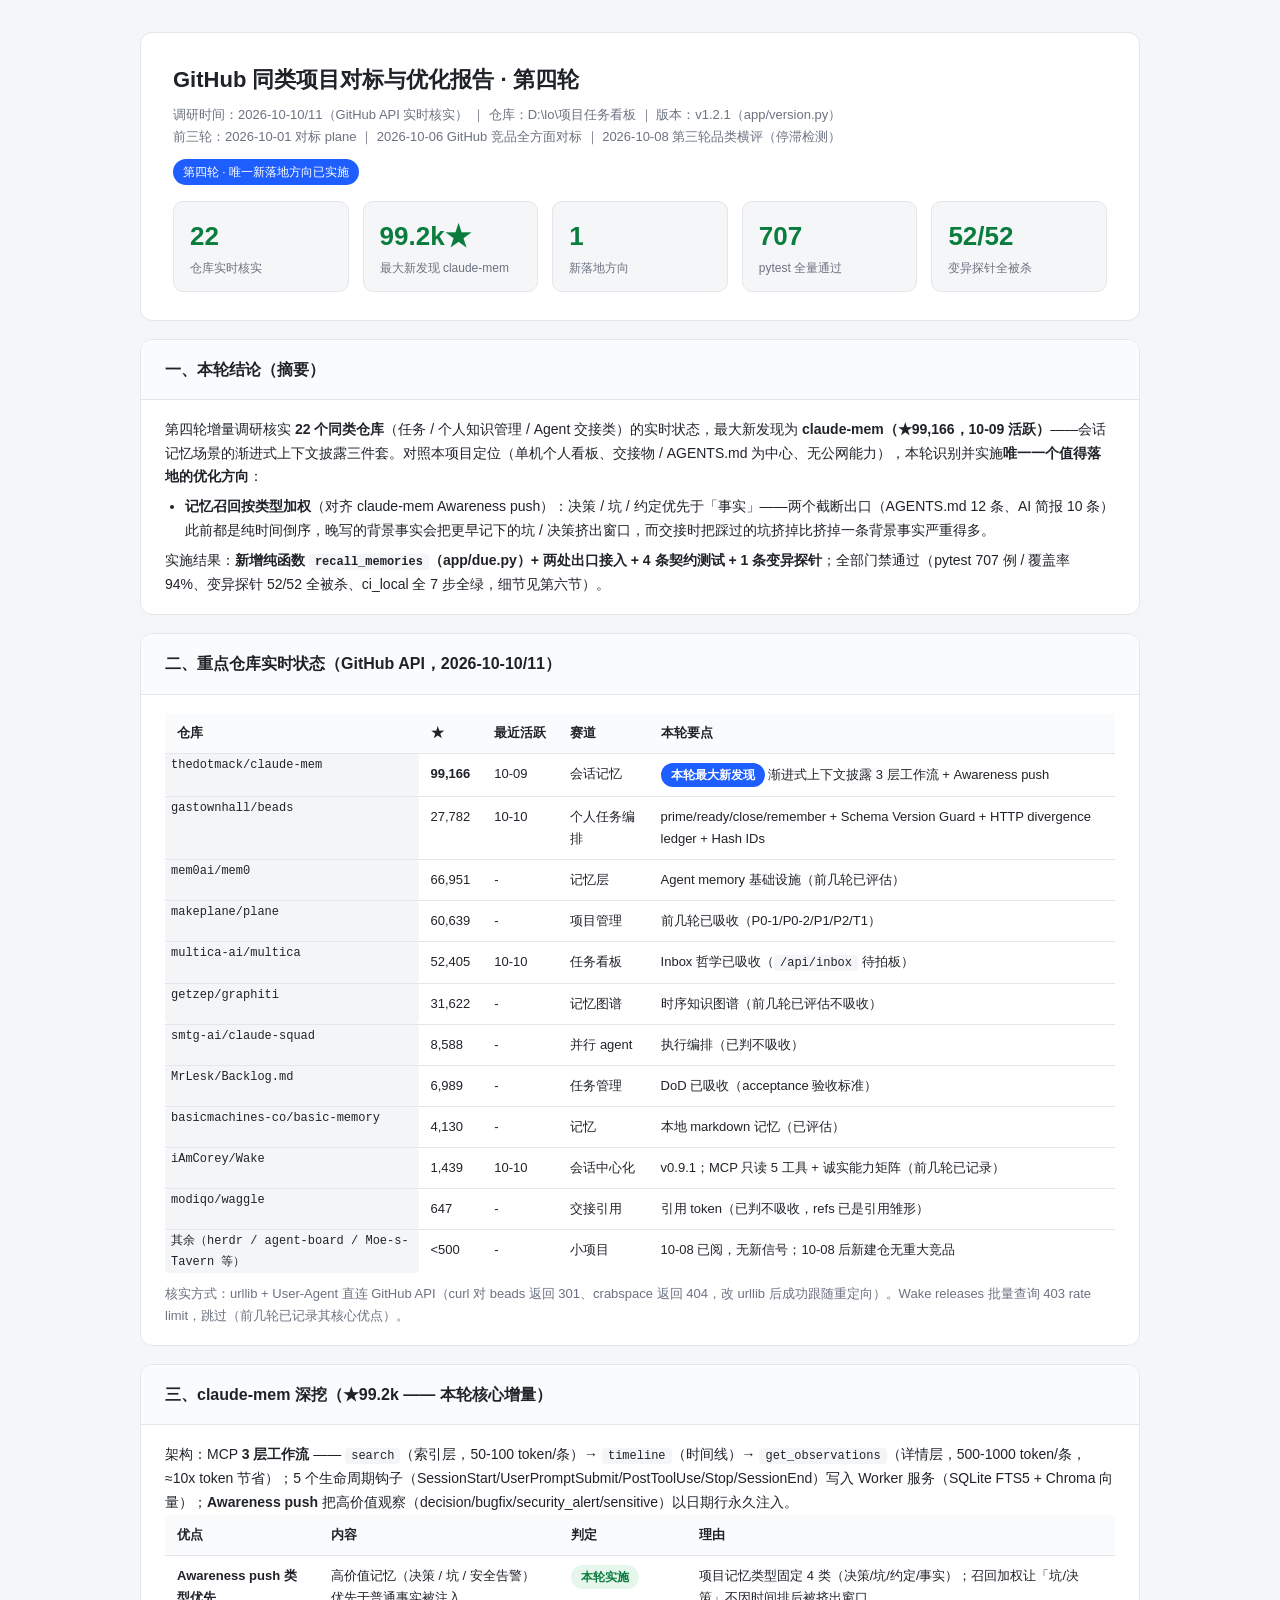
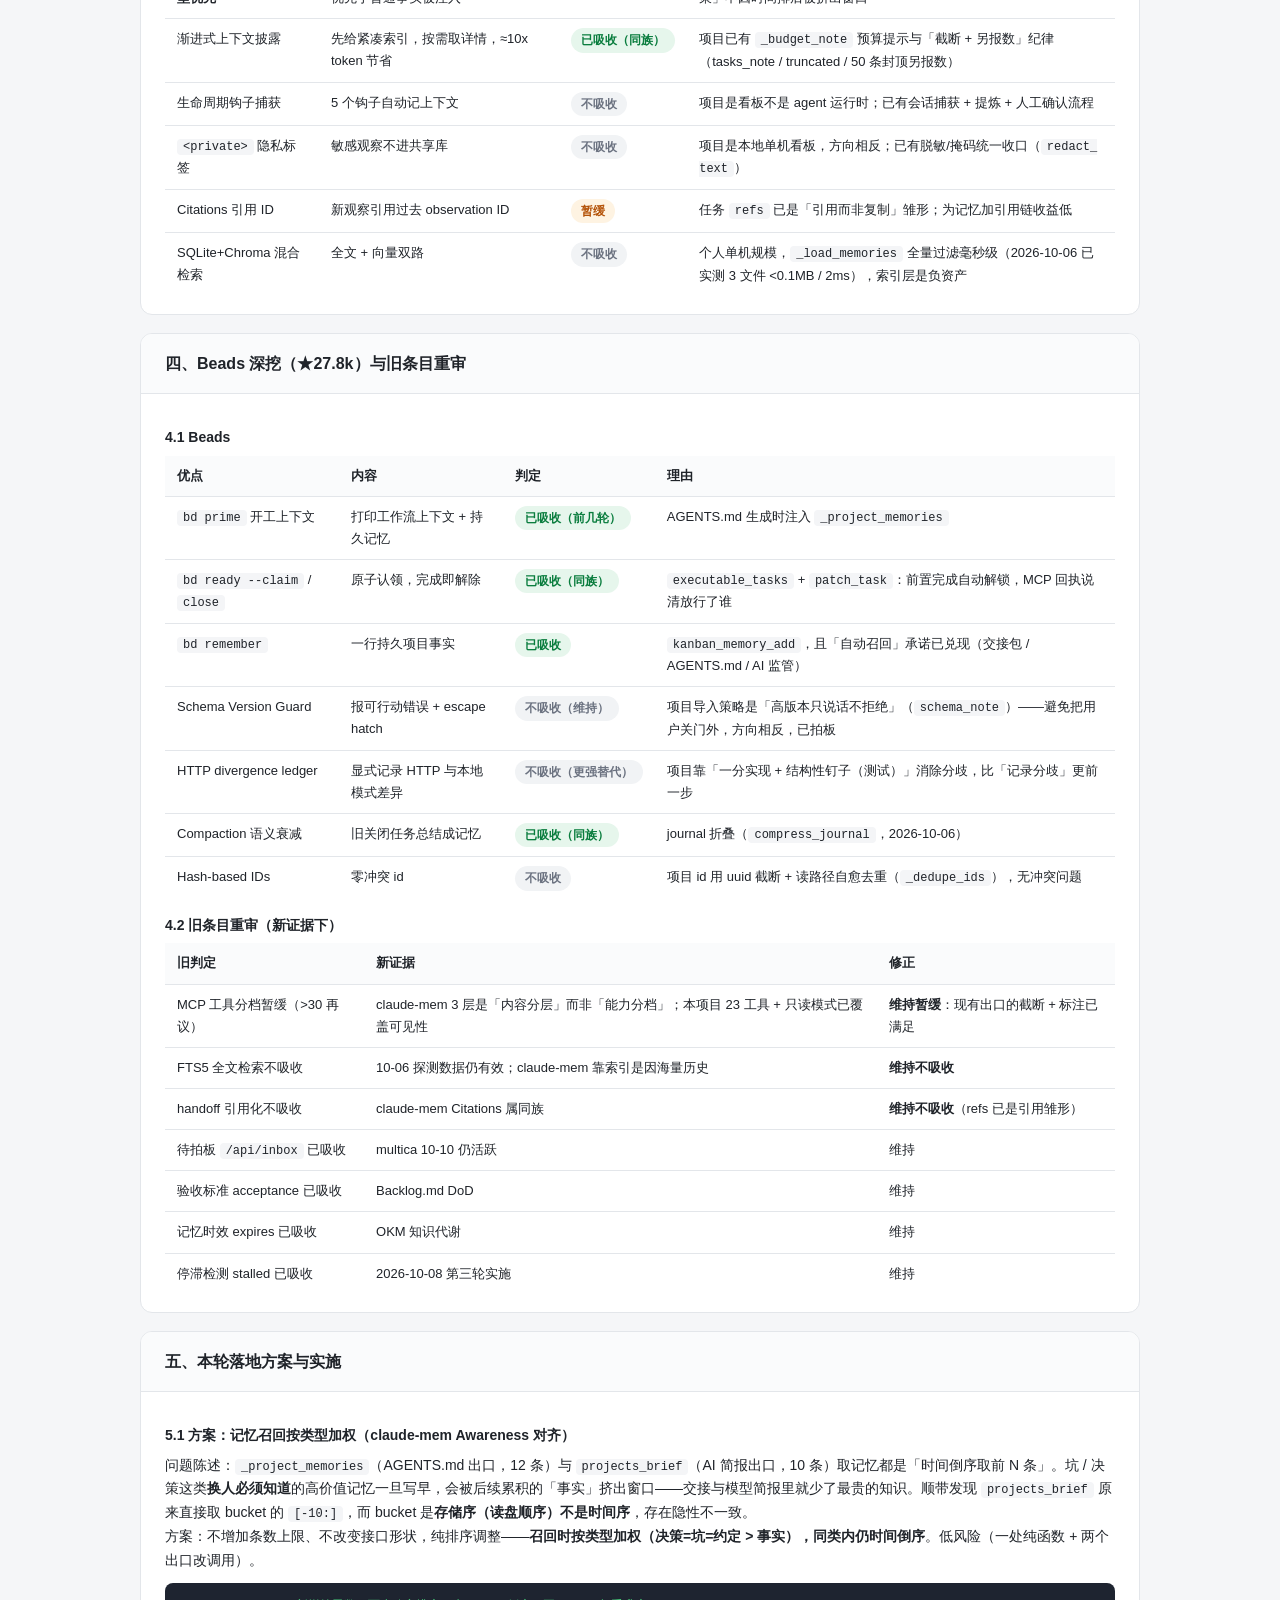
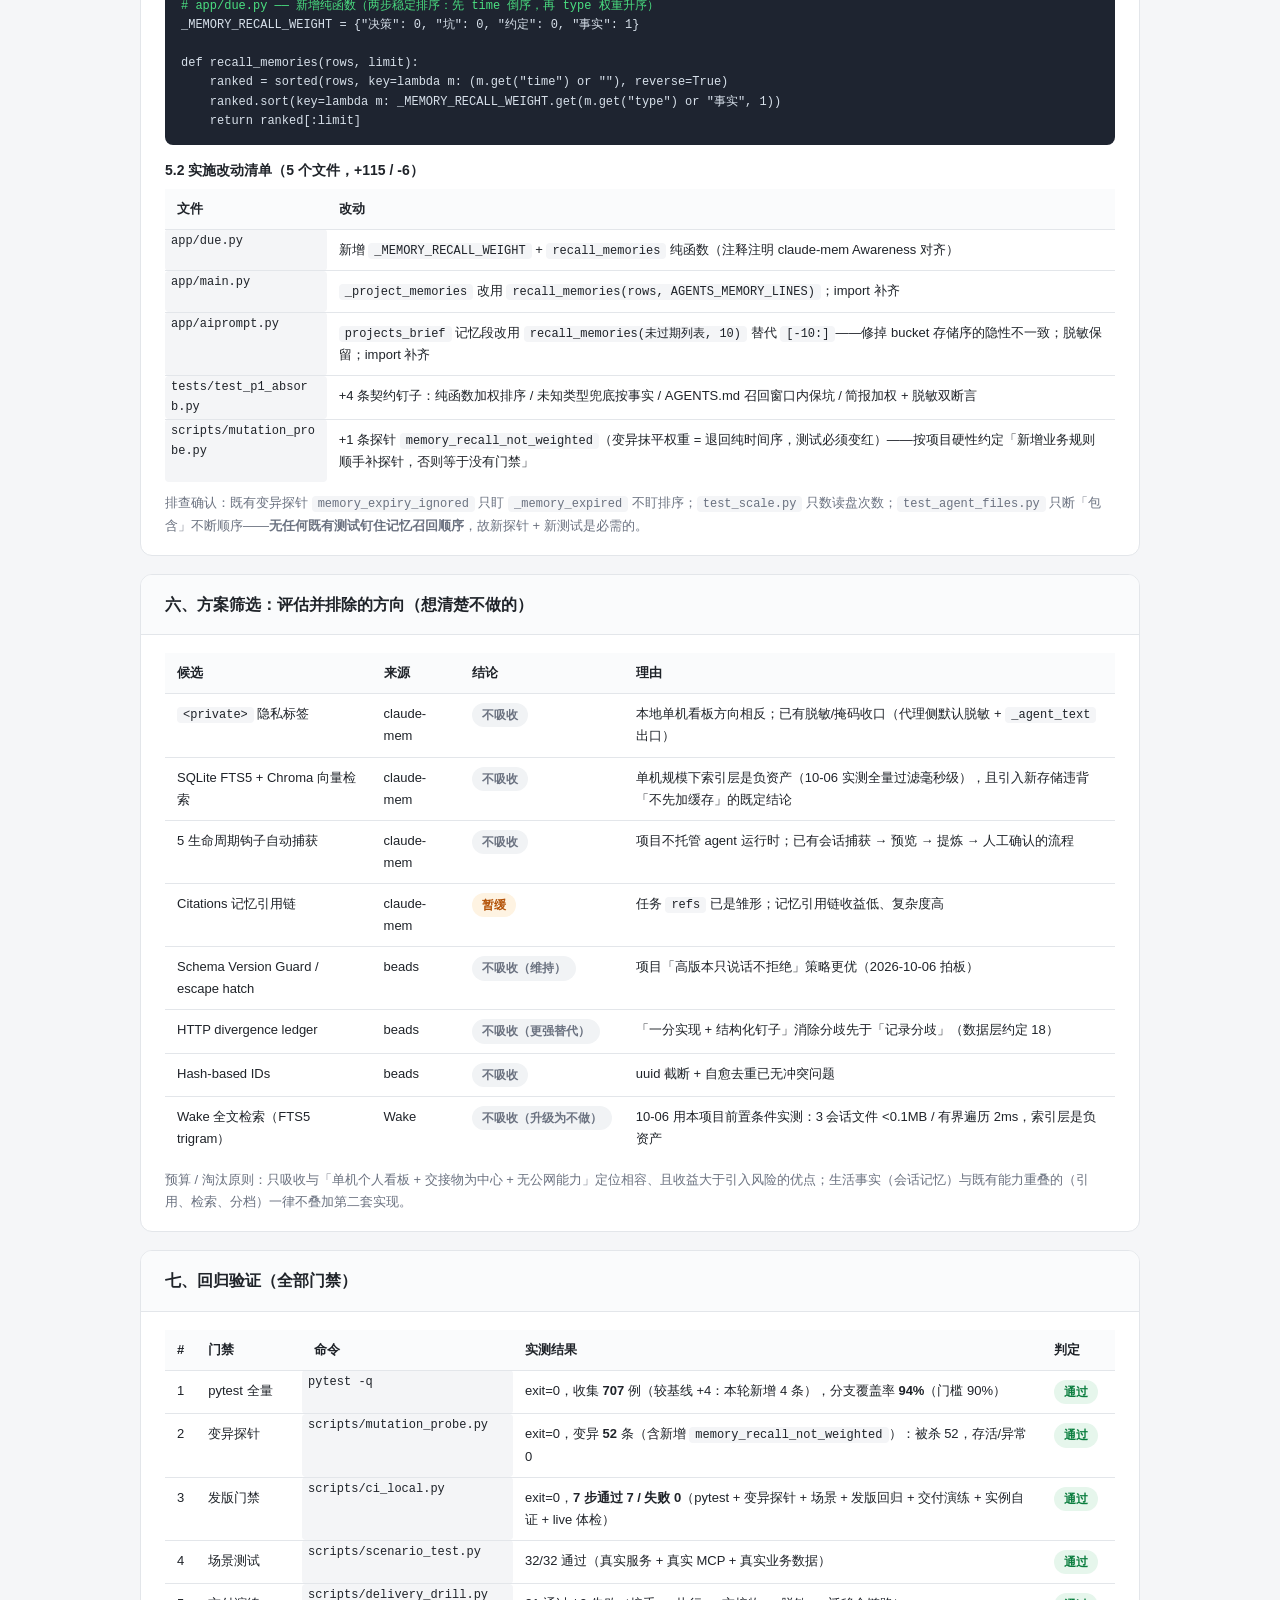
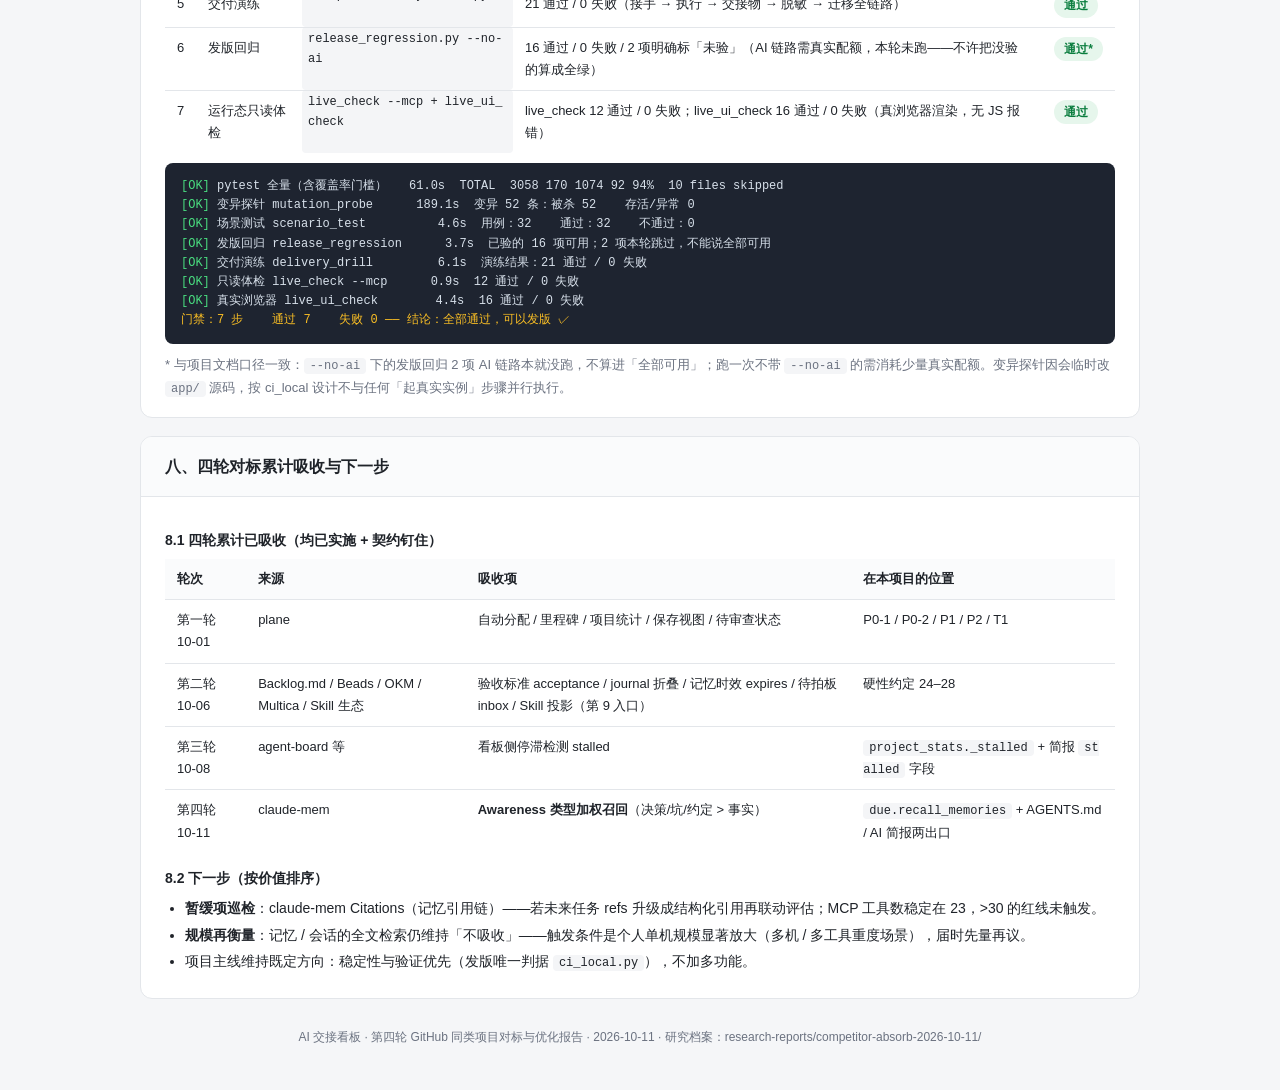
<file: research-reports/competitor-absorb-2026-10-11.html>
<!DOCTYPE html>
<html lang="zh-CN">
<head>
<meta charset="UTF-8">
<meta name="viewport" content="width=device-width, initial-scale=1.0">
<title>GitHub 同类项目对标与优化报告 · 第四轮 2026-10-11</title>
<style>
  :root{
    --bg:#f5f6f8; --card:#ffffff; --line:#e3e6ea; --text:#1f2329; --muted:#6b7280;
    --ok:#0a7d3e; --ok-bg:#e6f6ec; --warn:#b45309; --warn-bg:#fef3e2;
    --skip:#6b7280; --skip-bg:#f1f3f5; --accent:#1e5eff; --danger:#b42318; --danger-bg:#fdecec;
  }
  *{box-sizing:border-box; margin:0; padding:0;}
  body{background:var(--bg); color:var(--text); font:14px/1.7 -apple-system,"Segoe UI","Microsoft YaHei",sans-serif; padding:32px 20px;}
  .wrap{max-width:1000px; margin:0 auto;}
  header{background:var(--card); border:1px solid var(--line); border-radius:12px; padding:28px 32px; margin-bottom:18px;}
  h1{font-size:22px; margin-bottom:6px;}
  .sub{color:var(--muted); font-size:13px;}
  .ver{display:inline-block; margin-top:10px; background:var(--accent); color:#fff; font-size:12px; padding:3px 10px; border-radius:99px;}
  .banner{display:flex; gap:14px; flex-wrap:wrap; margin-top:16px;}
  .banner .cell{flex:1; min-width:150px; background:var(--bg); border:1px solid var(--line); border-radius:10px; padding:12px 16px;}
  .banner .num{font-size:26px; font-weight:700;}
  .banner .lbl{font-size:12px; color:var(--muted);}
  .banner .num.ok{color:var(--ok);}
  .card{background:var(--card); border:1px solid var(--line); border-radius:12px; margin-bottom:18px; overflow:hidden;}
  .card > h2{font-size:16px; padding:16px 24px; border-bottom:1px solid var(--line); background:#fafbfc;}
  .card .body{padding:18px 24px;}
  table{width:100%; border-collapse:collapse; font-size:13px;}
  th,td{text-align:left; padding:9px 12px; border-bottom:1px solid var(--line); vertical-align:top;}
  th{background:#fafbfc; font-weight:600; white-space:nowrap;}
  tr:last-child td{border-bottom:none;}
  .tag{display:inline-block; font-size:12px; font-weight:600; padding:2px 10px; border-radius:99px; white-space:nowrap;}
  .tag.ok{background:var(--ok-bg); color:var(--ok);}
  .tag.warn{background:var(--warn-bg); color:var(--warn);}
  .tag.skip{background:var(--skip-bg); color:var(--skip);}
  .tag.new{background:var(--accent); color:#fff;}
  .mono{font-family:Consolas,"Courier New",monospace; font-size:12px; background:#f4f5f7; padding:1px 6px; border-radius:4px; word-break:break-all;}
  .note{font-size:13px; color:var(--muted); margin-top:10px;}
  pre{background:#1e2430; color:#d7e0ea; font:12px/1.6 Consolas,"Courier New",monospace; padding:14px 16px; border-radius:8px; overflow-x:auto; margin-top:10px;}
  pre .ok{color:#4ade80;}
  pre .warn{color:#fbbf24;}
  ul{padding-left:20px; margin:6px 0;}
  li{margin:3px 0;}
  h3{font-size:14px; margin:14px 0 6px;}
  code .k{color:#7dd3fc;} code .s{color:#a5d6a7;}
  footer{color:var(--muted); font-size:12px; text-align:center; padding:10px;}
</style>
</head>
<body>
<div class="wrap">

<header>
  <h1>GitHub 同类项目对标与优化报告 · 第四轮</h1>
  <div class="sub">调研时间：2026-10-10/11（GitHub API 实时核实） ｜ 仓库：D:\lo\项目任务看板 ｜ 版本：v1.2.1（app/version.py）<br>
  前三轮：2026-10-01 对标 plane ｜ 2026-10-06 GitHub 竞品全方面对标 ｜ 2026-10-08 第三轮品类横评（停滞检测）</div>
  <div class="ver">第四轮 · 唯一新落地方向已实施</div>
  <div class="banner">
    <div class="cell"><div class="num ok">22</div><div class="lbl">仓库实时核实</div></div>
    <div class="cell"><div class="num ok">99.2k★</div><div class="lbl">最大新发现 claude-mem</div></div>
    <div class="cell"><div class="num ok">1</div><div class="lbl">新落地方向</div></div>
    <div class="cell"><div class="num ok">707</div><div class="lbl">pytest 全量通过</div></div>
    <div class="cell"><div class="num ok">52/52</div><div class="lbl">变异探针全被杀</div></div>
  </div>
</header>

<div class="card">
  <h2>一、本轮结论（摘要）</h2>
  <div class="body">
    <p>第四轮增量调研核实 <b>22 个同类仓库</b>（任务 / 个人知识管理 / Agent 交接类）的实时状态，最大新发现为 <b>claude-mem（★99,166，10-09 活跃）</b>——会话记忆场景的渐进式上下文披露三件套。对照本项目定位（单机个人看板、交接物 / AGENTS.md 为中心、无公网能力），本轮识别并实施<b>唯一一个值得落地的优化方向</b>：</p>
    <ul>
      <li><b>记忆召回按类型加权</b>（对齐 claude-mem Awareness push）：决策 / 坑 / 约定优先于「事实」——两个截断出口（AGENTS.md 12 条、AI 简报 10 条）此前都是纯时间倒序，晚写的背景事实会把更早记下的坑 / 决策挤出窗口，而交接时把踩过的坑挤掉比挤掉一条背景事实严重得多。</li>
    </ul>
    <p>实施结果：<b>新增纯函数 <span class="mono">recall_memories</span>（app/due.py）+ 两处出口接入 + 4 条契约测试 + 1 条变异探针</b>；全部门禁通过（pytest 707 例 / 覆盖率 94%、变异探针 52/52 全被杀、ci_local 全 7 步全绿，细节见第六节）。</p>
  </div>
</div>

<div class="card">
  <h2>二、重点仓库实时状态（GitHub API，2026-10-10/11）</h2>
  <div class="body">
    <table>
      <thead><tr><th>仓库</th><th>★</th><th>最近活跃</th><th>赛道</th><th>本轮要点</th></tr></thead>
      <tbody>
        <tr><td class="mono">thedotmack/claude-mem</td><td><b>99,166</b></td><td>10-09</td><td>会话记忆</td><td><span class="tag new">本轮最大新发现</span> 渐进式上下文披露 3 层工作流 + Awareness push</td></tr>
        <tr><td class="mono">gastownhall/beads</td><td>27,782</td><td>10-10</td><td>个人任务编排</td><td>prime/ready/close/remember + Schema Version Guard + HTTP divergence ledger + Hash IDs</td></tr>
        <tr><td class="mono">mem0ai/mem0</td><td>66,951</td><td>-</td><td>记忆层</td><td>Agent memory 基础设施（前几轮已评估）</td></tr>
        <tr><td class="mono">makeplane/plane</td><td>60,639</td><td>-</td><td>项目管理</td><td>前几轮已吸收（P0-1/P0-2/P1/P2/T1）</td></tr>
        <tr><td class="mono">multica-ai/multica</td><td>52,405</td><td>10-10</td><td>任务看板</td><td>Inbox 哲学已吸收（<span class="mono">/api/inbox</span> 待拍板）</td></tr>
        <tr><td class="mono">getzep/graphiti</td><td>31,622</td><td>-</td><td>记忆图谱</td><td>时序知识图谱（前几轮已评估不吸收）</td></tr>
        <tr><td class="mono">smtg-ai/claude-squad</td><td>8,588</td><td>-</td><td>并行 agent</td><td>执行编排（已判不吸收）</td></tr>
        <tr><td class="mono">MrLesk/Backlog.md</td><td>6,989</td><td>-</td><td>任务管理</td><td>DoD 已吸收（acceptance 验收标准）</td></tr>
        <tr><td class="mono">basicmachines-co/basic-memory</td><td>4,130</td><td>-</td><td>记忆</td><td>本地 markdown 记忆（已评估）</td></tr>
        <tr><td class="mono">iAmCorey/Wake</td><td>1,439</td><td>10-10</td><td>会话中心化</td><td>v0.9.1；MCP 只读 5 工具 + 诚实能力矩阵（前几轮已记录）</td></tr>
        <tr><td class="mono">modiqo/waggle</td><td>647</td><td>-</td><td>交接引用</td><td>引用 token（已判不吸收，refs 已是引用雏形）</td></tr>
        <tr><td class="mono">其余（herdr / agent-board / Moe-s-Tavern 等）</td><td>&lt;500</td><td>-</td><td>小项目</td><td>10-08 已阅，无新信号；10-08 后新建仓无重大竞品</td></tr>
      </tbody>
    </table>
    <p class="note">核实方式：urllib + User-Agent 直连 GitHub API（curl 对 beads 返回 301、crabspace 返回 404，改 urllib 后成功跟随重定向）。Wake releases 批量查询 403 rate limit，跳过（前几轮已记录其核心优点）。</p>
  </div>
</div>

<div class="card">
  <h2>三、claude-mem 深挖（★99.2k —— 本轮核心增量）</h2>
  <div class="body">
    <p>架构：MCP <b>3 层工作流</b> —— <span class="mono">search</span>（索引层，50-100 token/条）→ <span class="mono">timeline</span>（时间线）→ <span class="mono">get_observations</span>（详情层，500-1000 token/条，≈10x token 节省）；5 个生命周期钩子（SessionStart/UserPromptSubmit/PostToolUse/Stop/SessionEnd）写入 Worker 服务（SQLite FTS5 + Chroma 向量）；<b>Awareness push</b> 把高价值观察（decision/bugfix/security_alert/sensitive）以日期行永久注入。</p>
    <table>
      <thead><tr><th>优点</th><th>内容</th><th>判定</th><th>理由</th></tr></thead>
      <tbody>
        <tr><td><b>Awareness push 类型优先</b></td><td>高价值记忆（决策 / 坑 / 安全告警）优先于普通事实被注入</td><td><span class="tag ok">本轮实施</span></td><td>项目记忆类型固定 4 类（决策/坑/约定/事实）；召回加权让「坑/决策」不因时间排后被挤出窗口</td></tr>
        <tr><td>渐进式上下文披露</td><td>先给紧凑索引，按需取详情，≈10x token 节省</td><td><span class="tag ok">已吸收（同族）</span></td><td>项目已有 <span class="mono">_budget_note</span> 预算提示与「截断 + 另报数」纪律（tasks_note / truncated / 50 条封顶另报数）</td></tr>
        <tr><td>生命周期钩子捕获</td><td>5 个钩子自动记上下文</td><td><span class="tag skip">不吸收</span></td><td>项目是看板不是 agent 运行时；已有会话捕获 + 提炼 + 人工确认流程</td></tr>
        <tr><td><span class="mono">&lt;private&gt;</span> 隐私标签</td><td>敏感观察不进共享库</td><td><span class="tag skip">不吸收</span></td><td>项目是本地单机看板，方向相反；已有脱敏/掩码统一收口（<span class="mono">redact_text</span>）</td></tr>
        <tr><td>Citations 引用 ID</td><td>新观察引用过去 observation ID</td><td><span class="tag warn">暂缓</span></td><td>任务 <span class="mono">refs</span> 已是「引用而非复制」雏形；为记忆加引用链收益低</td></tr>
        <tr><td>SQLite+Chroma 混合检索</td><td>全文 + 向量双路</td><td><span class="tag skip">不吸收</span></td><td>个人单机规模，<span class="mono">_load_memories</span> 全量过滤毫秒级（2026-10-06 已实测 3 文件 &lt;0.1MB / 2ms），索引层是负资产</td></tr>
      </tbody>
    </table>
  </div>
</div>

<div class="card">
  <h2>四、Beads 深挖（★27.8k）与旧条目重审</h2>
  <div class="body">
    <h3>4.1 Beads</h3>
    <table>
      <thead><tr><th>优点</th><th>内容</th><th>判定</th><th>理由</th></tr></thead>
      <tbody>
        <tr><td><span class="mono">bd prime</span> 开工上下文</td><td>打印工作流上下文 + 持久记忆</td><td><span class="tag ok">已吸收（前几轮）</span></td><td>AGENTS.md 生成时注入 <span class="mono">_project_memories</span></td></tr>
        <tr><td><span class="mono">bd ready --claim</span> / <span class="mono">close</span></td><td>原子认领，完成即解除</td><td><span class="tag ok">已吸收（同族）</span></td><td><span class="mono">executable_tasks</span> + <span class="mono">patch_task</span>：前置完成自动解锁，MCP 回执说清放行了谁</td></tr>
        <tr><td><span class="mono">bd remember</span></td><td>一行持久项目事实</td><td><span class="tag ok">已吸收</span></td><td><span class="mono">kanban_memory_add</span>，且「自动召回」承诺已兑现（交接包 / AGENTS.md / AI 监管）</td></tr>
        <tr><td>Schema Version Guard</td><td>报可行动错误 + escape hatch</td><td><span class="tag skip">不吸收（维持）</span></td><td>项目导入策略是「高版本只说话不拒绝」（<span class="mono">schema_note</span>）——避免把用户关门外，方向相反，已拍板</td></tr>
        <tr><td>HTTP divergence ledger</td><td>显式记录 HTTP 与本地模式差异</td><td><span class="tag skip">不吸收（更强替代）</span></td><td>项目靠「一分实现 + 结构性钉子（测试）」消除分歧，比「记录分歧」更前一步</td></tr>
        <tr><td>Compaction 语义衰减</td><td>旧关闭任务总结成记忆</td><td><span class="tag ok">已吸收（同族）</span></td><td>journal 折叠（<span class="mono">compress_journal</span>，2026-10-06）</td></tr>
        <tr><td>Hash-based IDs</td><td>零冲突 id</td><td><span class="tag skip">不吸收</span></td><td>项目 id 用 uuid 截断 + 读路径自愈去重（<span class="mono">_dedupe_ids</span>），无冲突问题</td></tr>
      </tbody>
    </table>
    <h3>4.2 旧条目重审（新证据下）</h3>
    <table>
      <thead><tr><th>旧判定</th><th>新证据</th><th>修正</th></tr></thead>
      <tbody>
        <tr><td>MCP 工具分档暂缓（&gt;30 再议）</td><td>claude-mem 3 层是「内容分层」而非「能力分档」；本项目 23 工具 + 只读模式已覆盖可见性</td><td><b>维持暂缓</b>：现有出口的截断 + 标注已满足</td></tr>
        <tr><td>FTS5 全文检索不吸收</td><td>10-06 探测数据仍有效；claude-mem 靠索引是因海量历史</td><td><b>维持不吸收</b></td></tr>
        <tr><td>handoff 引用化不吸收</td><td>claude-mem Citations 属同族</td><td><b>维持不吸收</b>（refs 已是引用雏形）</td></tr>
        <tr><td>待拍板 <span class="mono">/api/inbox</span> 已吸收</td><td>multica 10-10 仍活跃</td><td>维持</td></tr>
        <tr><td>验收标准 acceptance 已吸收</td><td>Backlog.md DoD</td><td>维持</td></tr>
        <tr><td>记忆时效 expires 已吸收</td><td>OKM 知识代谢</td><td>维持</td></tr>
        <tr><td>停滞检测 stalled 已吸收</td><td>2026-10-08 第三轮实施</td><td>维持</td></tr>
      </tbody>
    </table>
  </div>
</div>

<div class="card">
  <h2>五、本轮落地方案与实施</h2>
  <div class="body">
    <h3>5.1 方案：记忆召回按类型加权（claude-mem Awareness 对齐）</h3>
    <p>问题陈述：<span class="mono">_project_memories</span>（AGENTS.md 出口，12 条）与 <span class="mono">projects_brief</span>（AI 简报出口，10 条）取记忆都是「时间倒序取前 N 条」。坑 / 决策这类<b>换人必须知道</b>的高价值记忆一旦写早，会被后续累积的「事实」挤出窗口——交接与模型简报里就少了最贵的知识。顺带发现 <span class="mono">projects_brief</span> 原来直接取 bucket 的 <span class="mono">[-10:]</span>，而 bucket 是<b>存储序（读盘顺序）不是时间序</b>，存在隐性不一致。</p>
    <p>方案：不增加条数上限、不改变接口形状，纯排序调整——<b>召回时按类型加权（决策=坑=约定 &gt; 事实），同类内仍时间倒序</b>。低风险（一处纯函数 + 两个出口改调用）。</p>
    <pre><span class="ok"># app/due.py —— 新增纯函数（两步稳定排序：先 time 倒序，再 type 权重升序）</span>
_MEMORY_RECALL_WEIGHT = {"决策": 0, "坑": 0, "约定": 0, "事实": 1}

def recall_memories(rows, limit):
    ranked = sorted(rows, key=lambda m: (m.get("time") or ""), reverse=True)
    ranked.sort(key=lambda m: _MEMORY_RECALL_WEIGHT.get(m.get("type") or "事实", 1))
    return ranked[:limit]</pre>
    <h3>5.2 实施改动清单（5 个文件，+115 / -6）</h3>
    <table>
      <thead><tr><th>文件</th><th>改动</th></tr></thead>
      <tbody>
        <tr><td class="mono">app/due.py</td><td>新增 <span class="mono">_MEMORY_RECALL_WEIGHT</span> + <span class="mono">recall_memories</span> 纯函数（注释注明 claude-mem Awareness 对齐）</td></tr>
        <tr><td class="mono">app/main.py</td><td><span class="mono">_project_memories</span> 改用 <span class="mono">recall_memories(rows, AGENTS_MEMORY_LINES)</span>；import 补齐</td></tr>
        <tr><td class="mono">app/aiprompt.py</td><td><span class="mono">projects_brief</span> 记忆段改用 <span class="mono">recall_memories(未过期列表, 10)</span> 替代 <span class="mono">[-10:]</span>——修掉 bucket 存储序的隐性不一致；脱敏保留；import 补齐</td></tr>
        <tr><td class="mono">tests/test_p1_absorb.py</td><td>+4 条契约钉子：纯函数加权排序 / 未知类型兜底按事实 / AGENTS.md 召回窗口内保坑 / 简报加权 + 脱敏双断言</td></tr>
        <tr><td class="mono">scripts/mutation_probe.py</td><td>+1 条探针 <span class="mono">memory_recall_not_weighted</span>（变异抹平权重 = 退回纯时间序，测试必须变红）——按项目硬性约定「新增业务规则顺手补探针，否则等于没有门禁」</td></tr>
      </tbody>
    </table>
    <p class="note">排查确认：既有变异探针 <span class="mono">memory_expiry_ignored</span> 只盯 <span class="mono">_memory_expired</span> 不盯排序；<span class="mono">test_scale.py</span> 只数读盘次数；<span class="mono">test_agent_files.py</span> 只断「包含」不断顺序——<b>无任何既有测试钉住记忆召回顺序</b>，故新探针 + 新测试是必需的。</p>
  </div>
</div>

<div class="card">
  <h2>六、方案筛选：评估并排除的方向（想清楚不做的）</h2>
  <div class="body">
    <table>
      <thead><tr><th>候选</th><th>来源</th><th>结论</th><th>理由</th></tr></thead>
      <tbody>
        <tr><td><span class="mono">&lt;private&gt;</span> 隐私标签</td><td>claude-mem</td><td><span class="tag skip">不吸收</span></td><td>本地单机看板方向相反；已有脱敏/掩码收口（代理侧默认脱敏 + <span class="mono">_agent_text</span> 出口）</td></tr>
        <tr><td>SQLite FTS5 + Chroma 向量检索</td><td>claude-mem</td><td><span class="tag skip">不吸收</span></td><td>单机规模下索引层是负资产（10-06 实测全量过滤毫秒级），且引入新存储违背「不先加缓存」的既定结论</td></tr>
        <tr><td>5 生命周期钩子自动捕获</td><td>claude-mem</td><td><span class="tag skip">不吸收</span></td><td>项目不托管 agent 运行时；已有会话捕获 → 预览 → 提炼 → 人工确认的流程</td></tr>
        <tr><td>Citations 记忆引用链</td><td>claude-mem</td><td><span class="tag warn">暂缓</span></td><td>任务 <span class="mono">refs</span> 已是雏形；记忆引用链收益低、复杂度高</td></tr>
        <tr><td>Schema Version Guard / escape hatch</td><td>beads</td><td><span class="tag skip">不吸收（维持）</span></td><td>项目「高版本只说话不拒绝」策略更优（2026-10-06 拍板）</td></tr>
        <tr><td>HTTP divergence ledger</td><td>beads</td><td><span class="tag skip">不吸收（更强替代）</span></td><td>「一分实现 + 结构化钉子」消除分歧先于「记录分歧」（数据层约定 18）</td></tr>
        <tr><td>Hash-based IDs</td><td>beads</td><td><span class="tag skip">不吸收</span></td><td>uuid 截断 + 自愈去重已无冲突问题</td></tr>
        <tr><td>Wake 全文检索（FTS5 trigram）</td><td>Wake</td><td><span class="tag skip">不吸收（升级为不做）</span></td><td>10-06 用本项目前置条件实测：3 会话文件 &lt;0.1MB / 有界遍历 2ms，索引层是负资产</td></tr>
      </tbody>
    </table>
    <p class="note">预算 / 淘汰原则：只吸收与「单机个人看板 + 交接物为中心 + 无公网能力」定位相容、且收益大于引入风险的优点；生活事实（会话记忆）与既有能力重叠的（引用、检索、分档）一律不叠加第二套实现。</p>
  </div>
</div>

<div class="card">
  <h2>七、回归验证（全部门禁）</h2>
  <div class="body">
    <table>
      <thead><tr><th>#</th><th>门禁</th><th>命令</th><th>实测结果</th><th>判定</th></tr></thead>
      <tbody>
        <tr><td>1</td><td>pytest 全量</td><td class="mono">pytest -q</td><td>exit=0，收集 <b>707</b> 例（较基线 +4：本轮新增 4 条），分支覆盖率 <b>94%</b>（门槛 90%）</td><td><span class="tag ok">通过</span></td></tr>
        <tr><td>2</td><td>变异探针</td><td class="mono">scripts/mutation_probe.py</td><td>exit=0，变异 <b>52</b> 条（含新增 <span class="mono">memory_recall_not_weighted</span>）：被杀 52，存活/异常 0</td><td><span class="tag ok">通过</span></td></tr>
        <tr><td>3</td><td>发版门禁</td><td class="mono">scripts/ci_local.py</td><td>exit=0，<b>7 步通过 7 / 失败 0</b>（pytest + 变异探针 + 场景 + 发版回归 + 交付演练 + 实例自证 + live 体检）</td><td><span class="tag ok">通过</span></td></tr>
        <tr><td>4</td><td>场景测试</td><td class="mono">scripts/scenario_test.py</td><td>32/32 通过（真实服务 + 真实 MCP + 真实业务数据）</td><td><span class="tag ok">通过</span></td></tr>
        <tr><td>5</td><td>交付演练</td><td class="mono">scripts/delivery_drill.py</td><td>21 通过 / 0 失败（接手 → 执行 → 交接物 → 脱敏 → 迁移全链路）</td><td><span class="tag ok">通过</span></td></tr>
        <tr><td>6</td><td>发版回归</td><td class="mono">release_regression.py --no-ai</td><td>16 通过 / 0 失败 / 2 项明确标「未验」（AI 链路需真实配额，本轮未跑——不许把没验的算成全绿）</td><td><span class="tag ok">通过*</span></td></tr>
        <tr><td>7</td><td>运行态只读体检</td><td class="mono">live_check --mcp + live_ui_check</td><td>live_check 12 通过 / 0 失败；live_ui_check 16 通过 / 0 失败（真浏览器渲染，无 JS 报错）</td><td><span class="tag ok">通过</span></td></tr>
      </tbody>
    </table>
    <pre><span class="ok">[OK]</span> pytest 全量（含覆盖率门槛）   61.0s  TOTAL  3058 170 1074 92 94%  10 files skipped
<span class="ok">[OK]</span> 变异探针 mutation_probe      189.1s  变异 52 条：被杀 52    存活/异常 0
<span class="ok">[OK]</span> 场景测试 scenario_test          4.6s  用例：32    通过：32    不通过：0
<span class="ok">[OK]</span> 发版回归 release_regression      3.7s  已验的 16 项可用；2 项本轮跳过，不能说全部可用
<span class="ok">[OK]</span> 交付演练 delivery_drill         6.1s  演练结果：21 通过 / 0 失败
<span class="ok">[OK]</span> 只读体检 live_check --mcp      0.9s  12 通过 / 0 失败
<span class="ok">[OK]</span> 真实浏览器 live_ui_check        4.4s  16 通过 / 0 失败
<span class="warn">门禁：7 步    通过 7    失败 0 —— 结论：全部通过，可以发版 ✓</span></pre>
    <p class="note">* 与项目文档口径一致：<span class="mono">--no-ai</span> 下的发版回归 2 项 AI 链路本就没跑，不算进「全部可用」；跑一次不带 <span class="mono">--no-ai</span> 的需消耗少量真实配额。变异探针因会临时改 <span class="mono">app/</span> 源码，按 ci_local 设计不与任何「起真实实例」步骤并行执行。</p>
  </div>
</div>

<div class="card">
  <h2>八、四轮对标累计吸收与下一步</h2>
  <div class="body">
    <h3>8.1 四轮累计已吸收（均已实施 + 契约钉住）</h3>
    <table>
      <thead><tr><th>轮次</th><th>来源</th><th>吸收项</th><th>在本项目的位置</th></tr></thead>
      <tbody>
        <tr><td>第一轮 10-01</td><td>plane</td><td>自动分配 / 里程碑 / 项目统计 / 保存视图 / 待审查状态</td><td>P0-1 / P0-2 / P1 / P2 / T1</td></tr>
        <tr><td>第二轮 10-06</td><td>Backlog.md / Beads / OKM / Multica / Skill 生态</td><td>验收标准 acceptance / journal 折叠 / 记忆时效 expires / 待拍板 inbox / Skill 投影（第 9 入口）</td><td>硬性约定 24–28</td></tr>
        <tr><td>第三轮 10-08</td><td>agent-board 等</td><td>看板侧停滞检测 stalled</td><td><span class="mono">project_stats._stalled</span> + 简报 <span class="mono">stalled</span> 字段</td></tr>
        <tr><td>第四轮 10-11</td><td>claude-mem</td><td><b>Awareness 类型加权召回</b>（决策/坑/约定 &gt; 事实）</td><td><span class="mono">due.recall_memories</span> + AGENTS.md / AI 简报两出口</td></tr>
      </tbody>
    </table>
    <h3>8.2 下一步（按价值排序）</h3>
    <ul>
      <li><b>暂缓项巡检</b>：claude-mem Citations（记忆引用链）——若未来任务 refs 升级成结构化引用再联动评估；MCP 工具数稳定在 23，&gt;30 的红线未触发。</li>
      <li><b>规模再衡量</b>：记忆 / 会话的全文检索仍维持「不吸收」——触发条件是个人单机规模显著放大（多机 / 多工具重度场景），届时先量再议。</li>
      <li>项目主线维持既定方向：稳定性与验证优先（发版唯一判据 <span class="mono">ci_local.py</span>），不加多功能。</li>
    </ul>
  </div>
</div>

<footer>AI 交接看板 · 第四轮 GitHub 同类项目对标与优化报告 · 2026-10-11 · 研究档案：research-reports/competitor-absorb-2026-10-11/</footer>
</div>
</body>
</html>
</file>
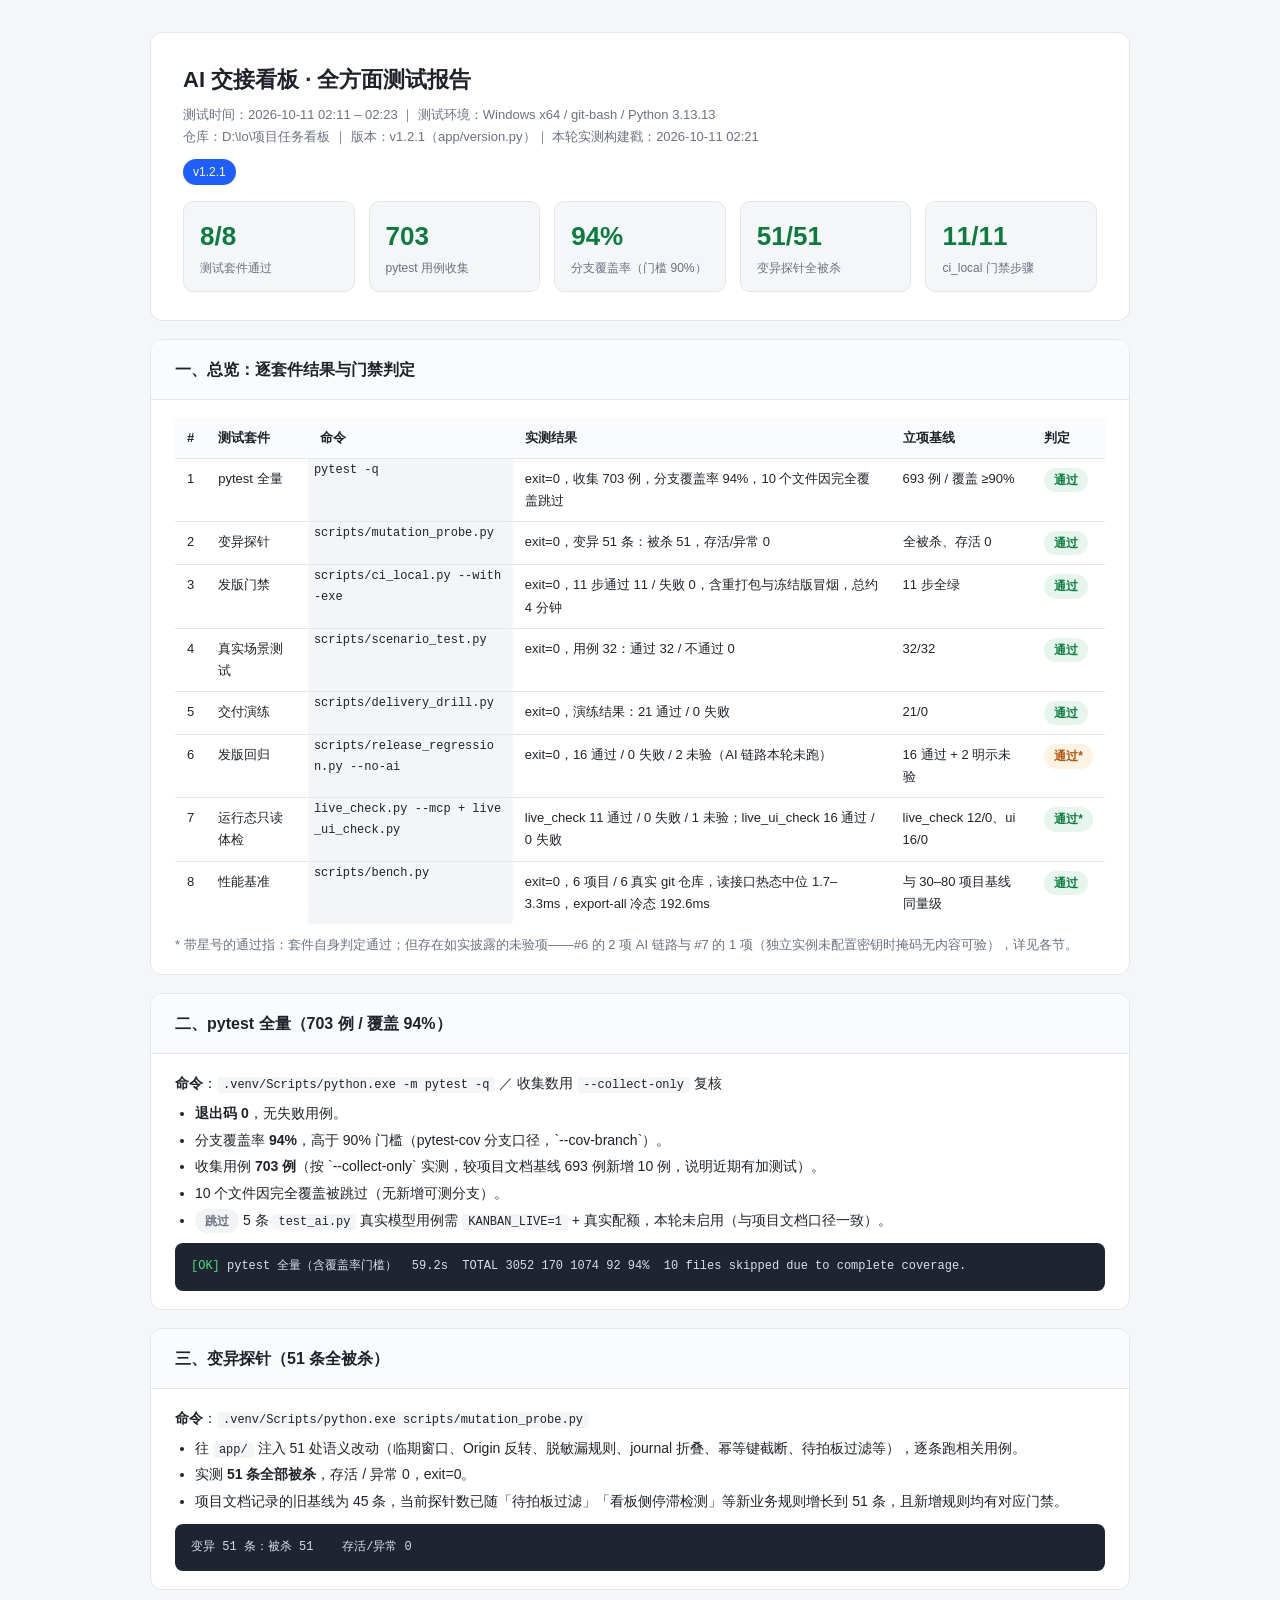
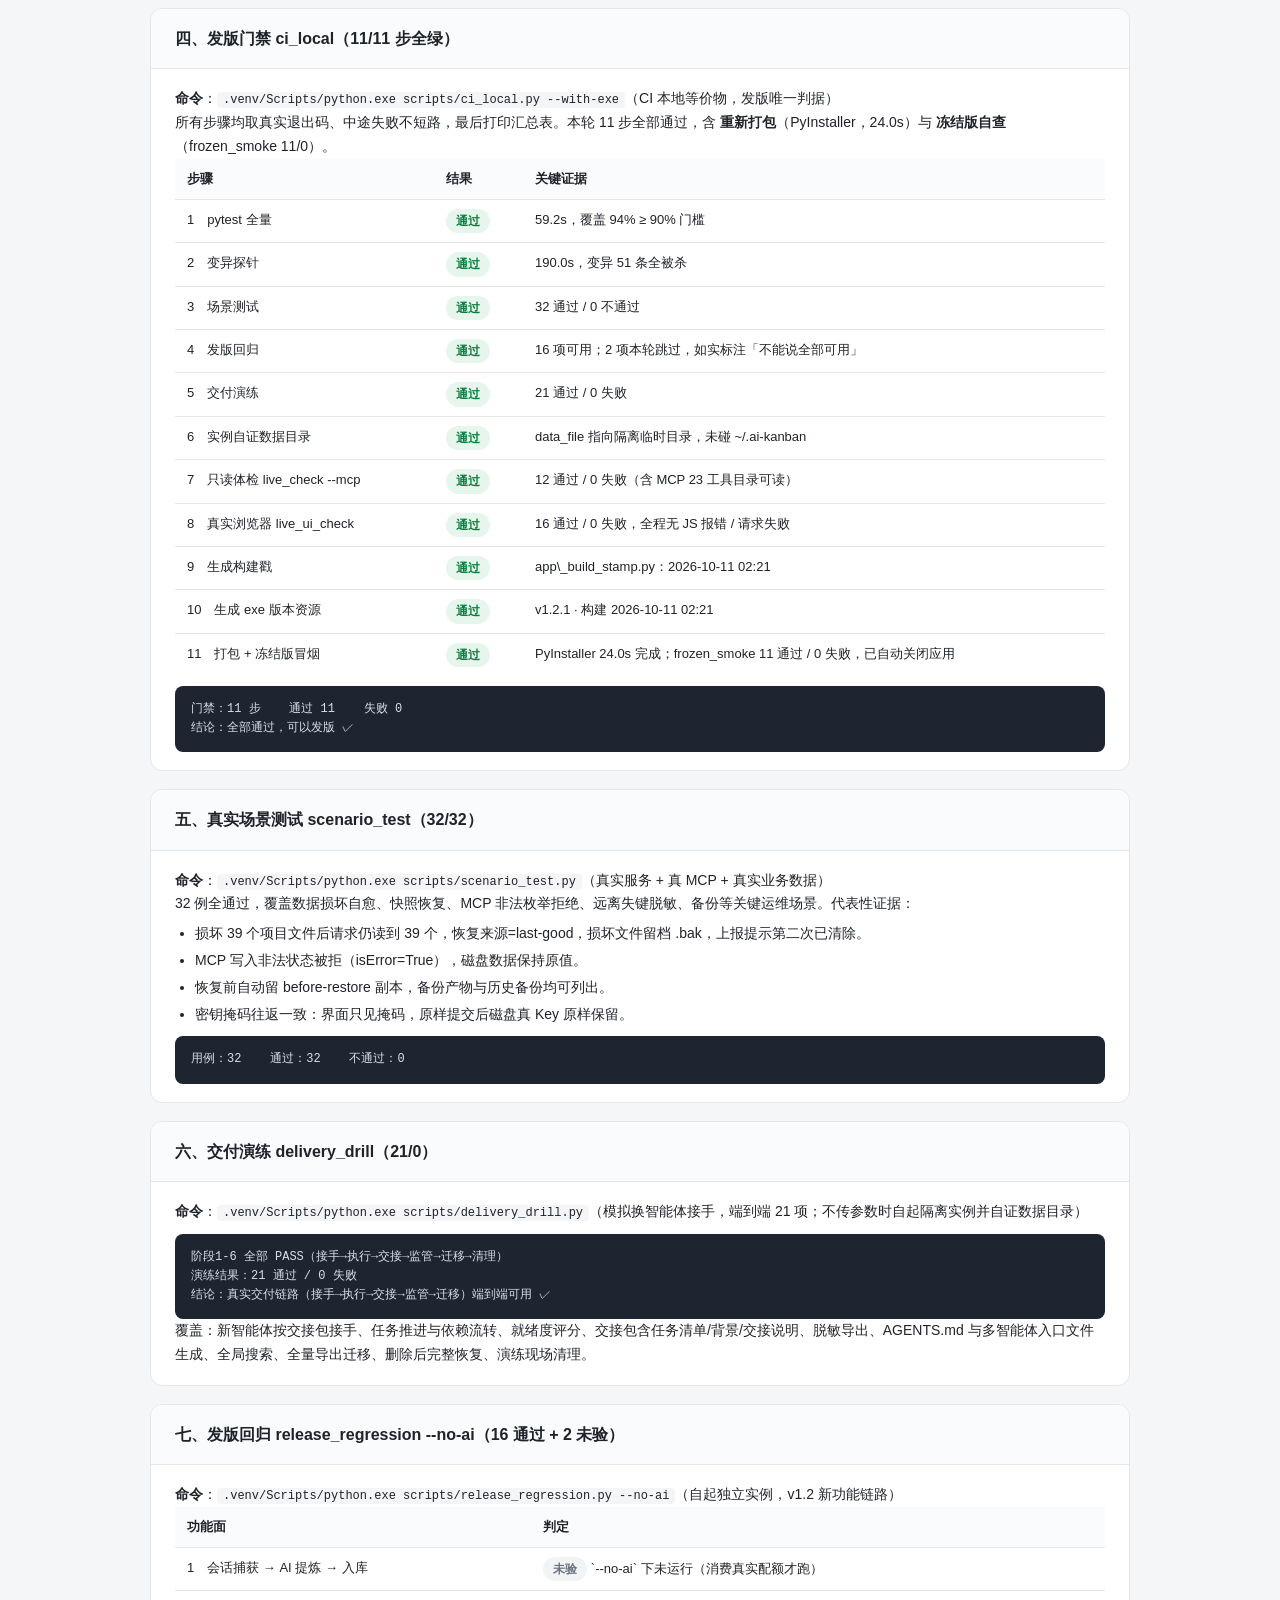
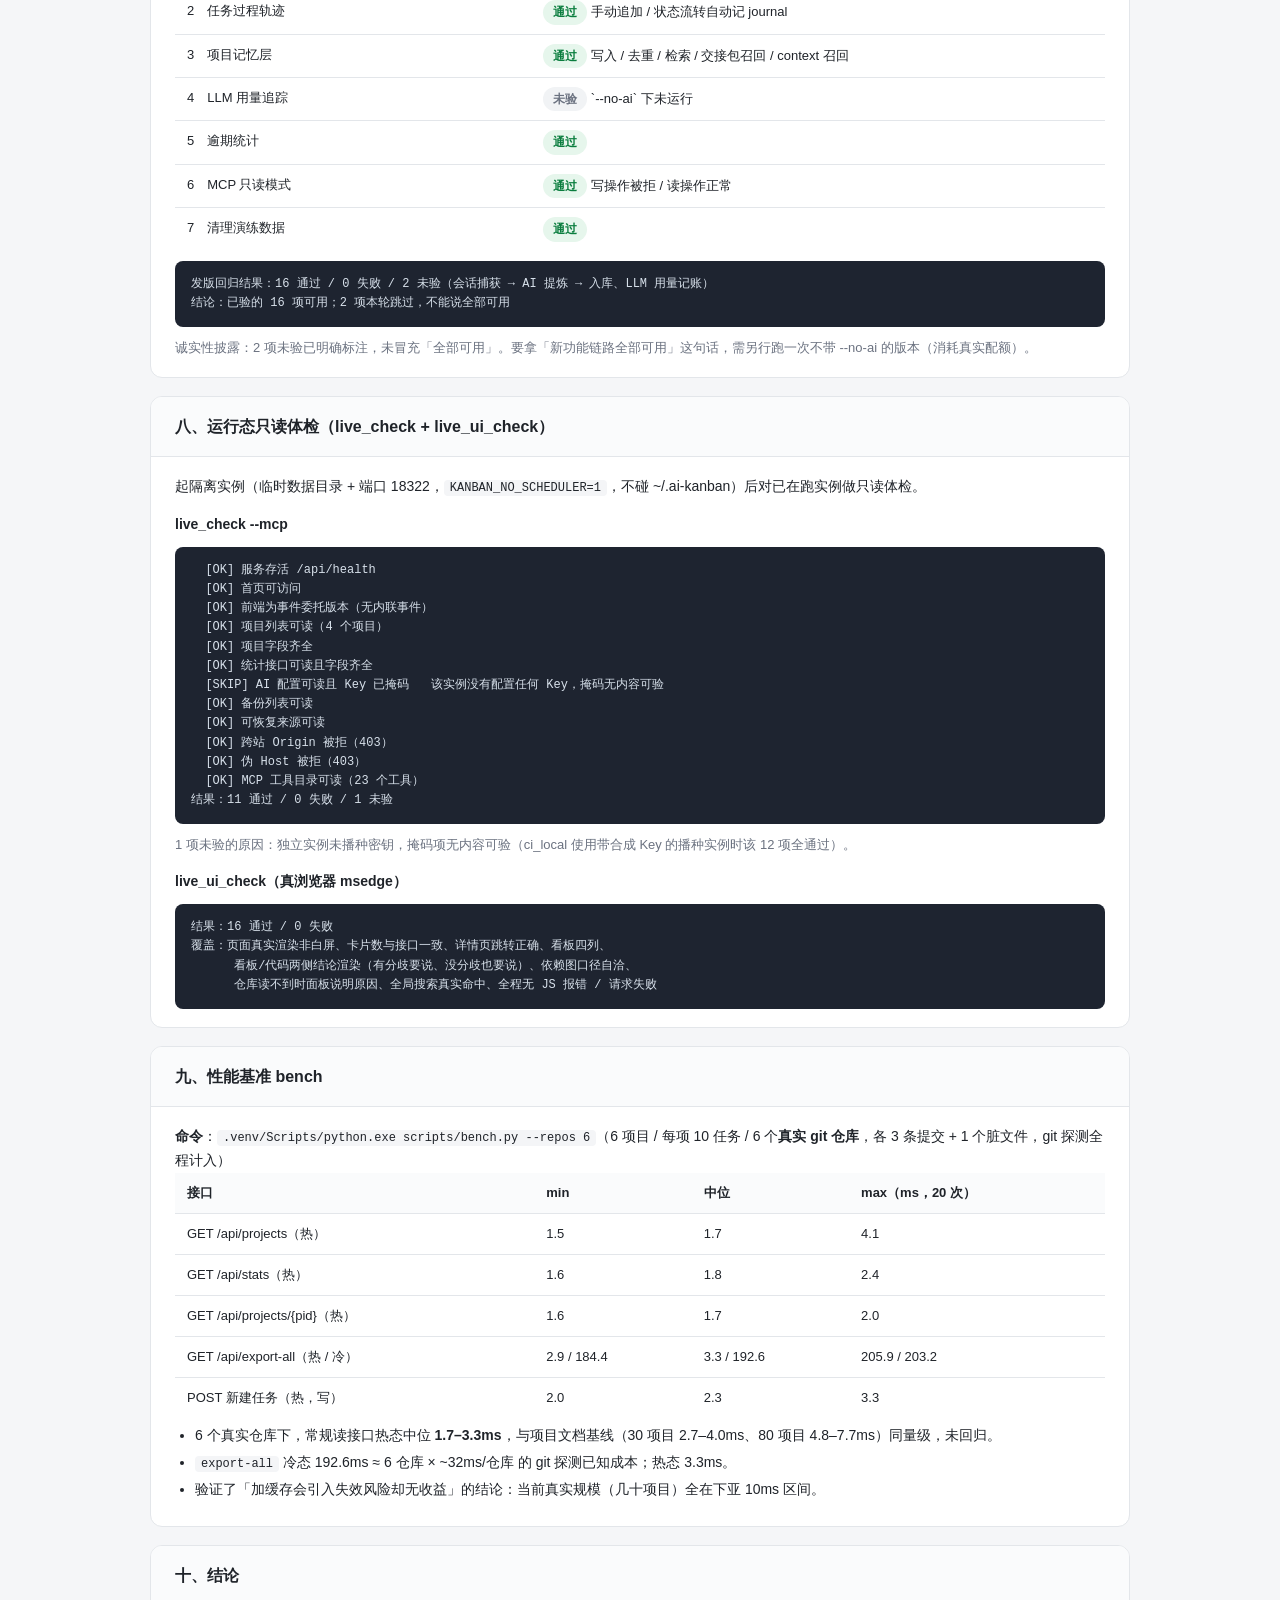
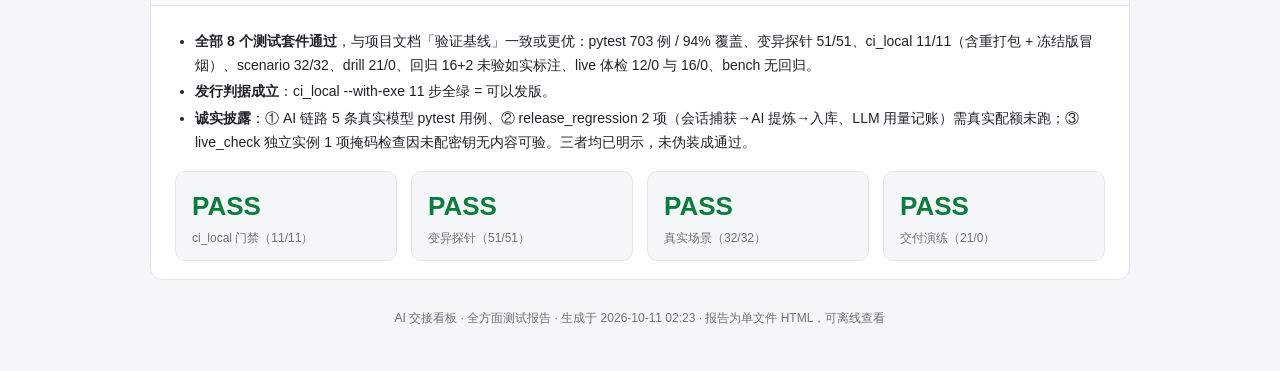
<file: research-reports/test-report-2026-10-11.html>
<!DOCTYPE html>
<html lang="zh-CN">
<head>
<meta charset="UTF-8">
<meta name="viewport" content="width=device-width, initial-scale=1.0">
<title>AI 交接看板 · 全方面测试报告 2026-10-11</title>
<style>
  :root{
    --bg:#f5f6f8; --card:#ffffff; --line:#e3e6ea; --text:#1f2329; --muted:#6b7280;
    --ok:#0a7d3e; --ok-bg:#e6f6ec; --warn:#b45309; --warn-bg:#fef3e2;
    --skip:#6b7280; --skip-bg:#f1f3f5; --accent:#1e5eff;
  }
  *{box-sizing:border-box; margin:0; padding:0;}
  body{background:var(--bg); color:var(--text); font:14px/1.7 -apple-system,"Segoe UI","Microsoft YaHei",sans-serif; padding:32px 20px;}
  .wrap{max-width:980px; margin:0 auto;}
  header{background:var(--card); border:1px solid var(--line); border-radius:12px; padding:28px 32px; margin-bottom:18px;}
  h1{font-size:22px; margin-bottom:6px;}
  .sub{color:var(--muted); font-size:13px;}
  .ver{display:inline-block; margin-top:10px; background:var(--accent); color:#fff; font-size:12px; padding:3px 10px; border-radius:99px;}
  .ver.warn{background:var(--warn);}
  .banner{display:flex; gap:14px; flex-wrap:wrap; margin-top:16px;}
  .banner .cell{flex:1; min-width:150px; background:var(--bg); border:1px solid var(--line); border-radius:10px; padding:12px 16px;}
  .banner .num{font-size:26px; font-weight:700;}
  .banner .lbl{font-size:12px; color:var(--muted);}
  .banner .num.ok{color:var(--ok);}
  .card{background:var(--card); border:1px solid var(--line); border-radius:12px; margin-bottom:18px; overflow:hidden;}
  .card > h2{font-size:16px; padding:16px 24px; border-bottom:1px solid var(--line); background:#fafbfc;}
  .card .body{padding:18px 24px;}
  table{width:100%; border-collapse:collapse; font-size:13px;}
  th,td{text-align:left; padding:9px 12px; border-bottom:1px solid var(--line); vertical-align:top;}
  th{background:#fafbfc; font-weight:600; white-space:nowrap;}
  tr:last-child td{border-bottom:none;}
  .tag{display:inline-block; font-size:12px; font-weight:600; padding:2px 10px; border-radius:99px; white-space:nowrap;}
  .tag.ok{background:var(--ok-bg); color:var(--ok);}
  .tag.warn{background:var(--warn-bg); color:var(--warn);}
  .tag.skip{background:var(--skip-bg); color:var(--skip);}
  .mono{font-family:Consolas,"Courier New",monospace; font-size:12px; background:#f4f5f7; padding:1px 6px; border-radius:4px; word-break:break-all;}
  .note{font-size:13px; color:var(--muted); margin-top:10px;}
  pre{background:#1e2430; color:#d7e0ea; font:12px/1.6 Consolas,"Courier New",monospace; padding:14px 16px; border-radius:8px; overflow-x:auto; margin-top:10px;}
  pre .ok{color:#4ade80;}
  pre .warn{color:#fbbf24;}
  ul{padding-left:20px; margin:6px 0;}
  li{margin:3px 0;}
  .step{display:flex; gap:10px; align-items:flex-start; padding:7px 0; border-bottom:1px dashed var(--line);}
  .step:last-child{border-bottom:none;}
  .step .st{flex:1;}
  footer{color:var(--muted); font-size:12px; text-align:center; padding:10px;}
  h3{font-size:14px; margin:14px 0 6px;}
</style>
</head>
<body>
<div class="wrap">

<header>
  <h1>AI 交接看板 · 全方面测试报告</h1>
  <div class="sub">测试时间：2026-10-11 02:11 – 02:23 ｜ 测试环境：Windows x64 / git-bash / Python 3.13.13<br>
  仓库：D:\lo\项目任务看板 ｜ 版本：v1.2.1（app/version.py）｜ 本轮实测构建戳：2026-10-11 02:21</div>
  <div class="ver">v1.2.1</div>
  <div class="banner">
    <div class="cell"><div class="num ok">8/8</div><div class="lbl">测试套件通过</div></div>
    <div class="cell"><div class="num ok">703</div><div class="lbl">pytest 用例收集</div></div>
    <div class="cell"><div class="num ok">94%</div><div class="lbl">分支覆盖率（门槛 90%）</div></div>
    <div class="cell"><div class="num ok">51/51</div><div class="lbl">变异探针全被杀</div></div>
    <div class="cell"><div class="num ok">11/11</div><div class="lbl">ci_local 门禁步骤</div></div>
  </div>
</header>

<div class="card">
  <h2>一、总览：逐套件结果与门禁判定</h2>
  <div class="body">
    <table>
      <thead><tr><th>#</th><th>测试套件</th><th>命令</th><th>实测结果</th><th>立项基线</th><th>判定</th></tr></thead>
      <tbody>
        <tr><td>1</td><td>pytest 全量</td><td class="mono">pytest -q</td><td>exit=0，收集 703 例，分支覆盖率 94%，10 个文件因完全覆盖跳过</td><td>693 例 / 覆盖 ≥90%</td><td><span class="tag ok">通过</span></td></tr>
        <tr><td>2</td><td>变异探针</td><td class="mono">scripts/mutation_probe.py</td><td>exit=0，变异 51 条：被杀 51，存活/异常 0</td><td>全被杀、存活 0</td><td><span class="tag ok">通过</span></td></tr>
        <tr><td>3</td><td>发版门禁</td><td class="mono">scripts/ci_local.py --with-exe</td><td>exit=0，11 步通过 11 / 失败 0，含重打包与冻结版冒烟，总约 4 分钟</td><td>11 步全绿</td><td><span class="tag ok">通过</span></td></tr>
        <tr><td>4</td><td>真实场景测试</td><td class="mono">scripts/scenario_test.py</td><td>exit=0，用例 32：通过 32 / 不通过 0</td><td>32/32</td><td><span class="tag ok">通过</span></td></tr>
        <tr><td>5</td><td>交付演练</td><td class="mono">scripts/delivery_drill.py</td><td>exit=0，演练结果：21 通过 / 0 失败</td><td>21/0</td><td><span class="tag ok">通过</span></td></tr>
        <tr><td>6</td><td>发版回归</td><td class="mono">scripts/release_regression.py --no-ai</td><td>exit=0，16 通过 / 0 失败 / 2 未验（AI 链路本轮未跑）</td><td>16 通过 + 2 明示未验</td><td><span class="tag warn">通过*</span></td></tr>
        <tr><td>7</td><td>运行态只读体检</td><td class="mono">live_check.py --mcp + live_ui_check.py</td><td>live_check 11 通过 / 0 失败 / 1 未验；live_ui_check 16 通过 / 0 失败</td><td>live_check 12/0、ui 16/0</td><td><span class="tag ok">通过*</span></td></tr>
        <tr><td>8</td><td>性能基准</td><td class="mono">scripts/bench.py</td><td>exit=0，6 项目 / 6 真实 git 仓库，读接口热态中位 1.7–3.3ms，export-all 冷态 192.6ms</td><td>与 30–80 项目基线同量级</td><td><span class="tag ok">通过</span></td></tr>
      </tbody>
    </table>
    <p class="note">* 带星号的通过指：套件自身判定通过；但存在如实披露的未验项——#6 的 2 项 AI 链路与 #7 的 1 项（独立实例未配置密钥时掩码无内容可验），详见各节。</p>
  </div>
</div>

<div class="card">
  <h2>二、pytest 全量（703 例 / 覆盖 94%）</h2>
  <div class="body">
    <p><b>命令</b>：<span class="mono">.venv/Scripts/python.exe -m pytest -q</span> ／ 收集数用 <span class="mono">--collect-only</span> 复核</p>
    <ul>
      <li><b>退出码 0</b>，无失败用例。</li>
      <li>分支覆盖率 <b>94%</b>，高于 90% 门槛（pytest-cov 分支口径，`--cov-branch`）。</li>
      <li>收集用例 <b>703 例</b>（按 `--collect-only` 实测，较项目文档基线 693 例新增 10 例，说明近期有加测试）。</li>
      <li>10 个文件因完全覆盖被跳过（无新增可测分支）。</li>
      <li><span class="tag skip">跳过</span> 5 条 <span class="mono">test_ai.py</span> 真实模型用例需 <span class="mono">KANBAN_LIVE=1</span> + 真实配额，本轮未启用（与项目文档口径一致）。</li>
    </ul>
    <pre><span class="ok">[OK]</span> pytest 全量（含覆盖率门槛）  59.2s  TOTAL 3052 170 1074 92 94%  10 files skipped due to complete coverage.</pre>
  </div>
</div>

<div class="card">
  <h2>三、变异探针（51 条全被杀）</h2>
  <div class="body">
    <p><b>命令</b>：<span class="mono">.venv/Scripts/python.exe scripts/mutation_probe.py</span></p>
    <ul>
      <li>往 <span class="mono">app/</span> 注入 51 处语义改动（临期窗口、Origin 反转、脱敏漏规则、journal 折叠、幂等键截断、待拍板过滤等），逐条跑相关用例。</li>
      <li>实测 <b>51 条全部被杀</b>，存活 / 异常 0，exit=0。</li>
      <li>项目文档记录的旧基线为 45 条，当前探针数已随「待拍板过滤」「看板侧停滞检测」等新业务规则增长到 51 条，且新增规则均有对应门禁。</li>
    </ul>
    <pre>变异 51 条：被杀 51    存活/异常 0</pre>
  </div>
</div>

<div class="card">
  <h2>四、发版门禁 ci_local（11/11 步全绿）</h2>
  <div class="body">
    <p><b>命令</b>：<span class="mono">.venv/Scripts/python.exe scripts/ci_local.py --with-exe</span>（CI 本地等价物，发版唯一判据）</p>
    <p>所有步骤均取真实退出码、中途失败不短路，最后打印汇总表。本轮 11 步全部通过，含 <b>重新打包</b>（PyInstaller，24.0s）与 <b>冻结版自查</b>（frozen_smoke 11/0）。</p>
    <table>
      <thead><tr><th>步骤</th><th>结果</th><th>关键证据</th></tr></thead>
      <tbody>
        <tr><td>1　pytest 全量</td><td><span class="tag ok">通过</span></td><td>59.2s，覆盖 94% ≥ 90% 门槛</td></tr>
        <tr><td>2　变异探针</td><td><span class="tag ok">通过</span></td><td>190.0s，变异 51 条全被杀</td></tr>
        <tr><td>3　场景测试</td><td><span class="tag ok">通过</span></td><td>32 通过 / 0 不通过</td></tr>
        <tr><td>4　发版回归</td><td><span class="tag ok">通过</span></td><td>16 项可用；2 项本轮跳过，如实标注「不能说全部可用」</td></tr>
        <tr><td>5　交付演练</td><td><span class="tag ok">通过</span></td><td>21 通过 / 0 失败</td></tr>
        <tr><td>6　实例自证数据目录</td><td><span class="tag ok">通过</span></td><td>data_file 指向隔离临时目录，未碰 ~/.ai-kanban</td></tr>
        <tr><td>7　只读体检 live_check --mcp</td><td><span class="tag ok">通过</span></td><td>12 通过 / 0 失败（含 MCP 23 工具目录可读）</td></tr>
        <tr><td>8　真实浏览器 live_ui_check</td><td><span class="tag ok">通过</span></td><td>16 通过 / 0 失败，全程无 JS 报错 / 请求失败</td></tr>
        <tr><td>9　生成构建戳</td><td><span class="tag ok">通过</span></td><td>app\_build_stamp.py：2026-10-11 02:21</td></tr>
        <tr><td>10　生成 exe 版本资源</td><td><span class="tag ok">通过</span></td><td>v1.2.1 · 构建 2026-10-11 02:21</td></tr>
        <tr><td>11　打包 + 冻结版冒烟</td><td><span class="tag ok">通过</span></td><td>PyInstaller 24.0s 完成；frozen_smoke 11 通过 / 0 失败，已自动关闭应用</td></tr>
      </tbody>
    </table>
    <pre>门禁：11 步    通过 11    失败 0
结论：全部通过，可以发版 ✓</pre>
  </div>
</div>

<div class="card">
  <h2>五、真实场景测试 scenario_test（32/32）</h2>
  <div class="body">
    <p><b>命令</b>：<span class="mono">.venv/Scripts/python.exe scripts/scenario_test.py</span>（真实服务 + 真 MCP + 真实业务数据）</p>
    <p>32 例全通过，覆盖数据损坏自愈、快照恢复、MCP 非法枚举拒绝、远离失键脱敏、备份等关键运维场景。代表性证据：</p>
    <ul>
      <li>损坏 39 个项目文件后请求仍读到 39 个，恢复来源=last-good，损坏文件留档 .bak，上报提示第二次已清除。</li>
      <li>MCP 写入非法状态被拒（isError=True），磁盘数据保持原值。</li>
      <li>恢复前自动留 before-restore 副本，备份产物与历史备份均可列出。</li>
      <li>密钥掩码往返一致：界面只见掩码，原样提交后磁盘真 Key 原样保留。</li>
    </ul>
    <pre>用例：32    通过：32    不通过：0</pre>
  </div>
</div>

<div class="card">
  <h2>六、交付演练 delivery_drill（21/0）</h2>
  <div class="body">
    <p><b>命令</b>：<span class="mono">.venv/Scripts/python.exe scripts/delivery_drill.py</span>（模拟换智能体接手，端到端 21 项；不传参数时自起隔离实例并自证数据目录）</p>
    <pre>阶段1-6 全部 PASS（接手→执行→交接→监管→迁移→清理）
演练结果：21 通过 / 0 失败
结论：真实交付链路（接手→执行→交接→监管→迁移）端到端可用 ✓</pre>
    <p>覆盖：新智能体按交接包接手、任务推进与依赖流转、就绪度评分、交接包含任务清单/背景/交接说明、脱敏导出、AGENTS.md 与多智能体入口文件生成、全局搜索、全量导出迁移、删除后完整恢复、演练现场清理。</p>
  </div>
</div>

<div class="card">
  <h2>七、发版回归 release_regression --no-ai（16 通过 + 2 未验）</h2>
  <div class="body">
    <p><b>命令</b>：<span class="mono">.venv/Scripts/python.exe scripts/release_regression.py --no-ai</span>（自起独立实例，v1.2 新功能链路）</p>
    <table>
      <thead><tr><th>功能面</th><th>判定</th></tr></thead>
      <tbody>
        <tr><td>1　会话捕获 → AI 提炼 → 入库</td><td><span class="tag skip">未验</span> `--no-ai` 下未运行（消费真实配额才跑）</td></tr>
        <tr><td>2　任务过程轨迹</td><td><span class="tag ok">通过</span> 手动追加 / 状态流转自动记 journal</td></tr>
        <tr><td>3　项目记忆层</td><td><span class="tag ok">通过</span> 写入 / 去重 / 检索 / 交接包召回 / context 召回</td></tr>
        <tr><td>4　LLM 用量追踪</td><td><span class="tag skip">未验</span> `--no-ai` 下未运行</td></tr>
        <tr><td>5　逾期统计</td><td><span class="tag ok">通过</span></td></tr>
        <tr><td>6　MCP 只读模式</td><td><span class="tag ok">通过</span> 写操作被拒 / 读操作正常</td></tr>
        <tr><td>7　清理演练数据</td><td><span class="tag ok">通过</span></td></tr>
      </tbody>
    </table>
    <pre>发版回归结果：16 通过 / 0 失败 / 2 未验（会话捕获 → AI 提炼 → 入库、LLM 用量记账）
结论：已验的 16 项可用；2 项本轮跳过，不能说全部可用</pre>
    <p class="note">诚实性披露：2 项未验已明确标注，未冒充「全部可用」。要拿「新功能链路全部可用」这句话，需另行跑一次不带 --no-ai 的版本（消耗真实配额）。</p>
  </div>
</div>

<div class="card">
  <h2>八、运行态只读体检（live_check + live_ui_check）</h2>
  <div class="body">
    <p>起隔离实例（临时数据目录 + 端口 18322，<span class="mono">KANBAN_NO_SCHEDULER=1</span>，不碰 ~/.ai-kanban）后对已在跑实例做只读体检。</p>
    <h3>live_check --mcp</h3>
    <pre>  [OK] 服务存活 /api/health
  [OK] 首页可访问
  [OK] 前端为事件委托版本（无内联事件）
  [OK] 项目列表可读（4 个项目）
  [OK] 项目字段齐全
  [OK] 统计接口可读且字段齐全
  [SKIP] AI 配置可读且 Key 已掩码   该实例没有配置任何 Key，掩码无内容可验
  [OK] 备份列表可读
  [OK] 可恢复来源可读
  [OK] 跨站 Origin 被拒（403）
  [OK] 伪 Host 被拒（403）
  [OK] MCP 工具目录可读（23 个工具）
结果：11 通过 / 0 失败 / 1 未验</pre>
    <p class="note">1 项未验的原因：独立实例未播种密钥，掩码项无内容可验（ci_local 使用带合成 Key 的播种实例时该 12 项全通过）。</p>
    <h3>live_ui_check（真浏览器 msedge）</h3>
    <pre>结果：16 通过 / 0 失败
覆盖：页面真实渲染非白屏、卡片数与接口一致、详情页跳转正确、看板四列、
      看板/代码两侧结论渲染（有分歧要说、没分歧也要说）、依赖图口径自洽、
      仓库读不到时面板说明原因、全局搜索真实命中、全程无 JS 报错 / 请求失败</pre>
  </div>
</div>

<div class="card">
  <h2>九、性能基准 bench</h2>
  <div class="body">
    <p><b>命令</b>：<span class="mono">.venv/Scripts/python.exe scripts/bench.py --repos 6</span>（6 项目 / 每项 10 任务 / 6 个<strong>真实 git 仓库</strong>，各 3 条提交 + 1 个脏文件，git 探测全程计入）</p>
    <table>
      <thead><tr><th>接口</th><th>min</th><th>中位</th><th>max（ms，20 次）</th></tr></thead>
      <tbody>
        <tr><td>GET /api/projects（热）</td><td>1.5</td><td>1.7</td><td>4.1</td></tr>
        <tr><td>GET /api/stats（热）</td><td>1.6</td><td>1.8</td><td>2.4</td></tr>
        <tr><td>GET /api/projects/{pid}（热）</td><td>1.6</td><td>1.7</td><td>2.0</td></tr>
        <tr><td>GET /api/export-all（热 / 冷）</td><td>2.9 / 184.4</td><td>3.3 / 192.6</td><td>205.9 / 203.2</td></tr>
        <tr><td>POST 新建任务（热，写）</td><td>2.0</td><td>2.3</td><td>3.3</td></tr>
      </tbody>
    </table>
    <ul>
      <li>6 个真实仓库下，常规读接口热态中位 <b>1.7–3.3ms</b>，与项目文档基线（30 项目 2.7–4.0ms、80 项目 4.8–7.7ms）同量级，未回归。</li>
      <li><span class="mono">export-all</span> 冷态 192.6ms ≈ 6 仓库 × ~32ms/仓库 的 git 探测已知成本；热态 3.3ms。</li>
      <li>验证了「加缓存会引入失效风险却无收益」的结论：当前真实规模（几十项目）全在下亚 10ms 区间。</li>
    </ul>
  </div>
</div>

<div class="card">
  <h2>十、结论</h2>
  <div class="body">
    <ul>
      <li><b>全部 8 个测试套件通过</b>，与项目文档「验证基线」一致或更优：pytest 703 例 / 94% 覆盖、变异探针 51/51、ci_local 11/11（含重打包 + 冻结版冒烟）、scenario 32/32、drill 21/0、回归 16+2 未验如实标注、live 体检 12/0 与 16/0、bench 无回归。</li>
      <li><b>发行判据成立</b>：ci_local --with-exe 11 步全绿 = 可以发版。</li>
      <li><b>诚实披露</b>：① AI 链路 5 条真实模型 pytest 用例、② release_regression 2 项（会话捕获→AI 提炼→入库、LLM 用量记账）需真实配额未跑；③ live_check 独立实例 1 项掩码检查因未配密钥无内容可验。三者均已明示，未伪装成通过。</li>
    </ul>
    <div class="banner">
      <div class="cell"><div class="num ok">PASS</div><div class="lbl">ci_local 门禁（11/11）</div></div>
      <div class="cell"><div class="num ok">PASS</div><div class="lbl">变异探针（51/51）</div></div>
      <div class="cell"><div class="num ok">PASS</div><div class="lbl">真实场景（32/32）</div></div>
      <div class="cell"><div class="num ok">PASS</div><div class="lbl">交付演练（21/0）</div></div>
    </div>
  </div>
</div>

<footer>AI 交接看板 · 全方面测试报告 · 生成于 2026-10-11 02:23 · 报告为单文件 HTML，可离线查看</footer>
</div>
</body>
</html>
</file>
